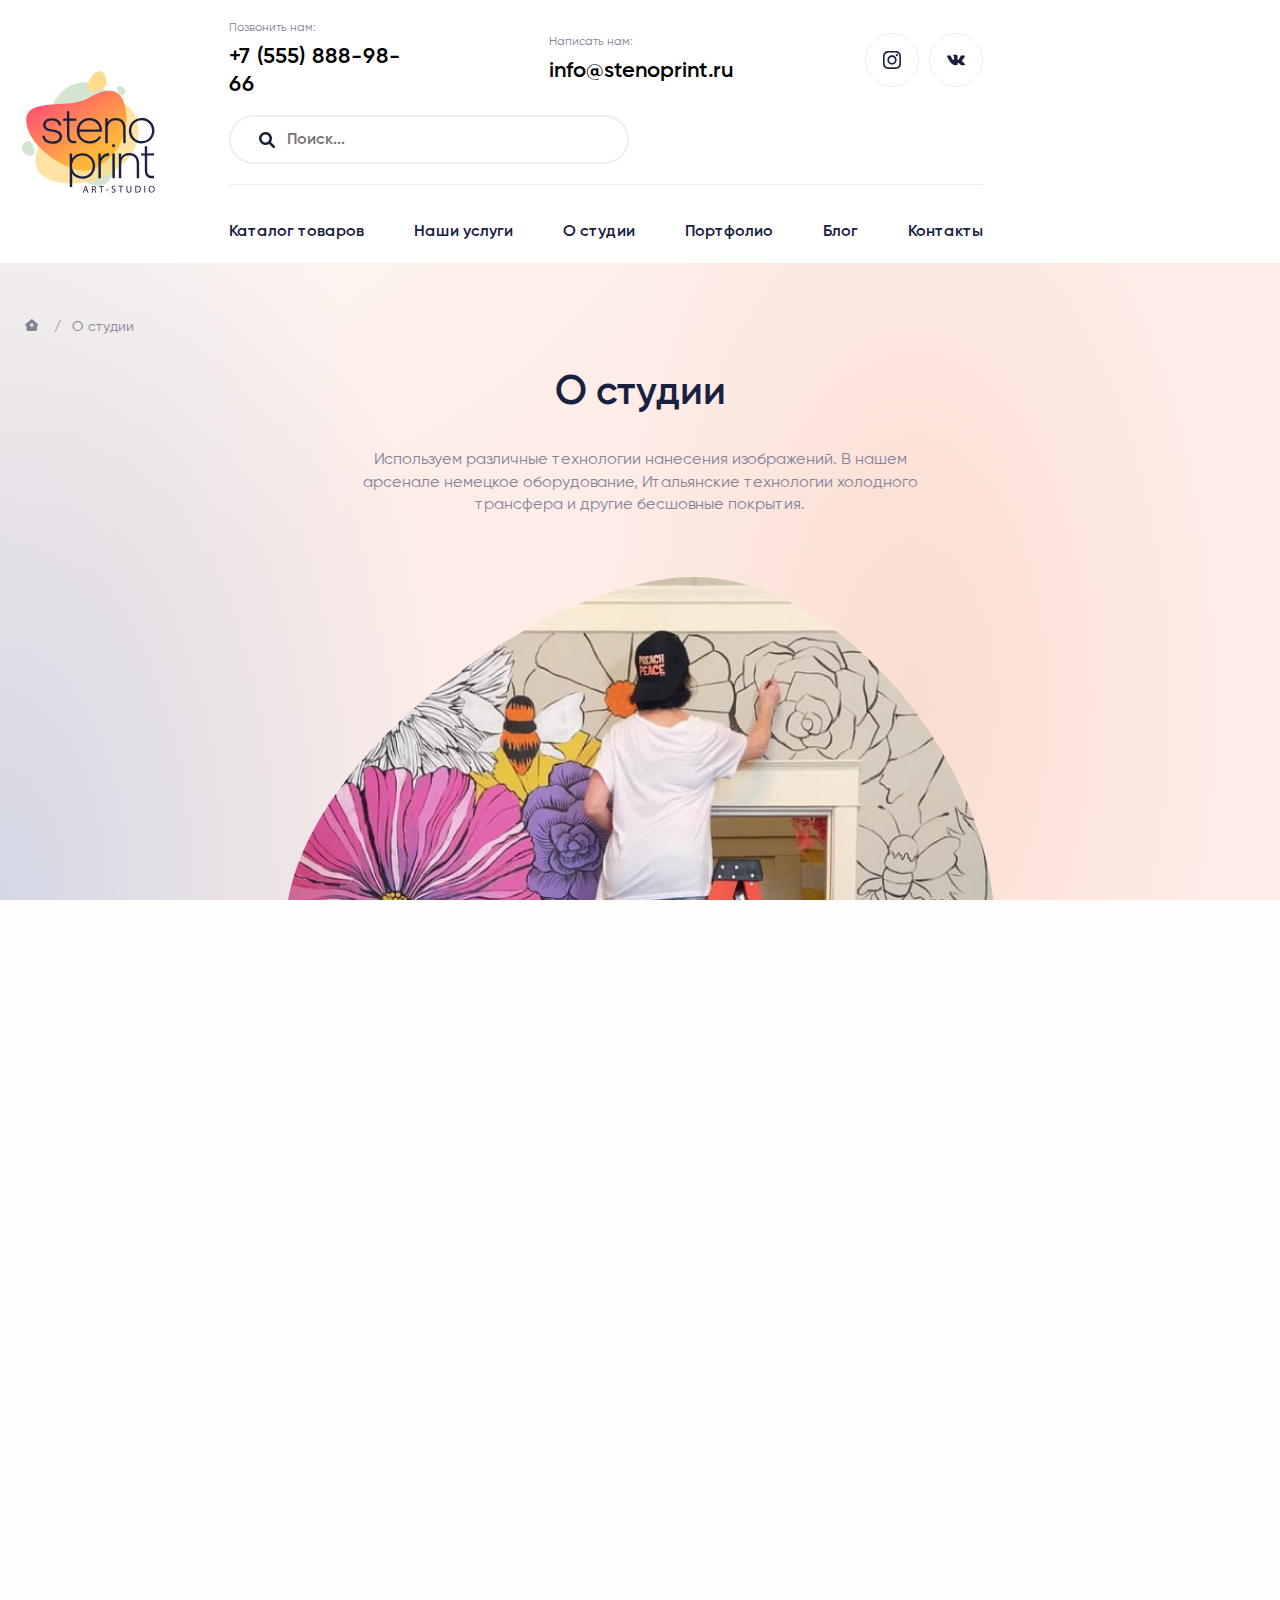
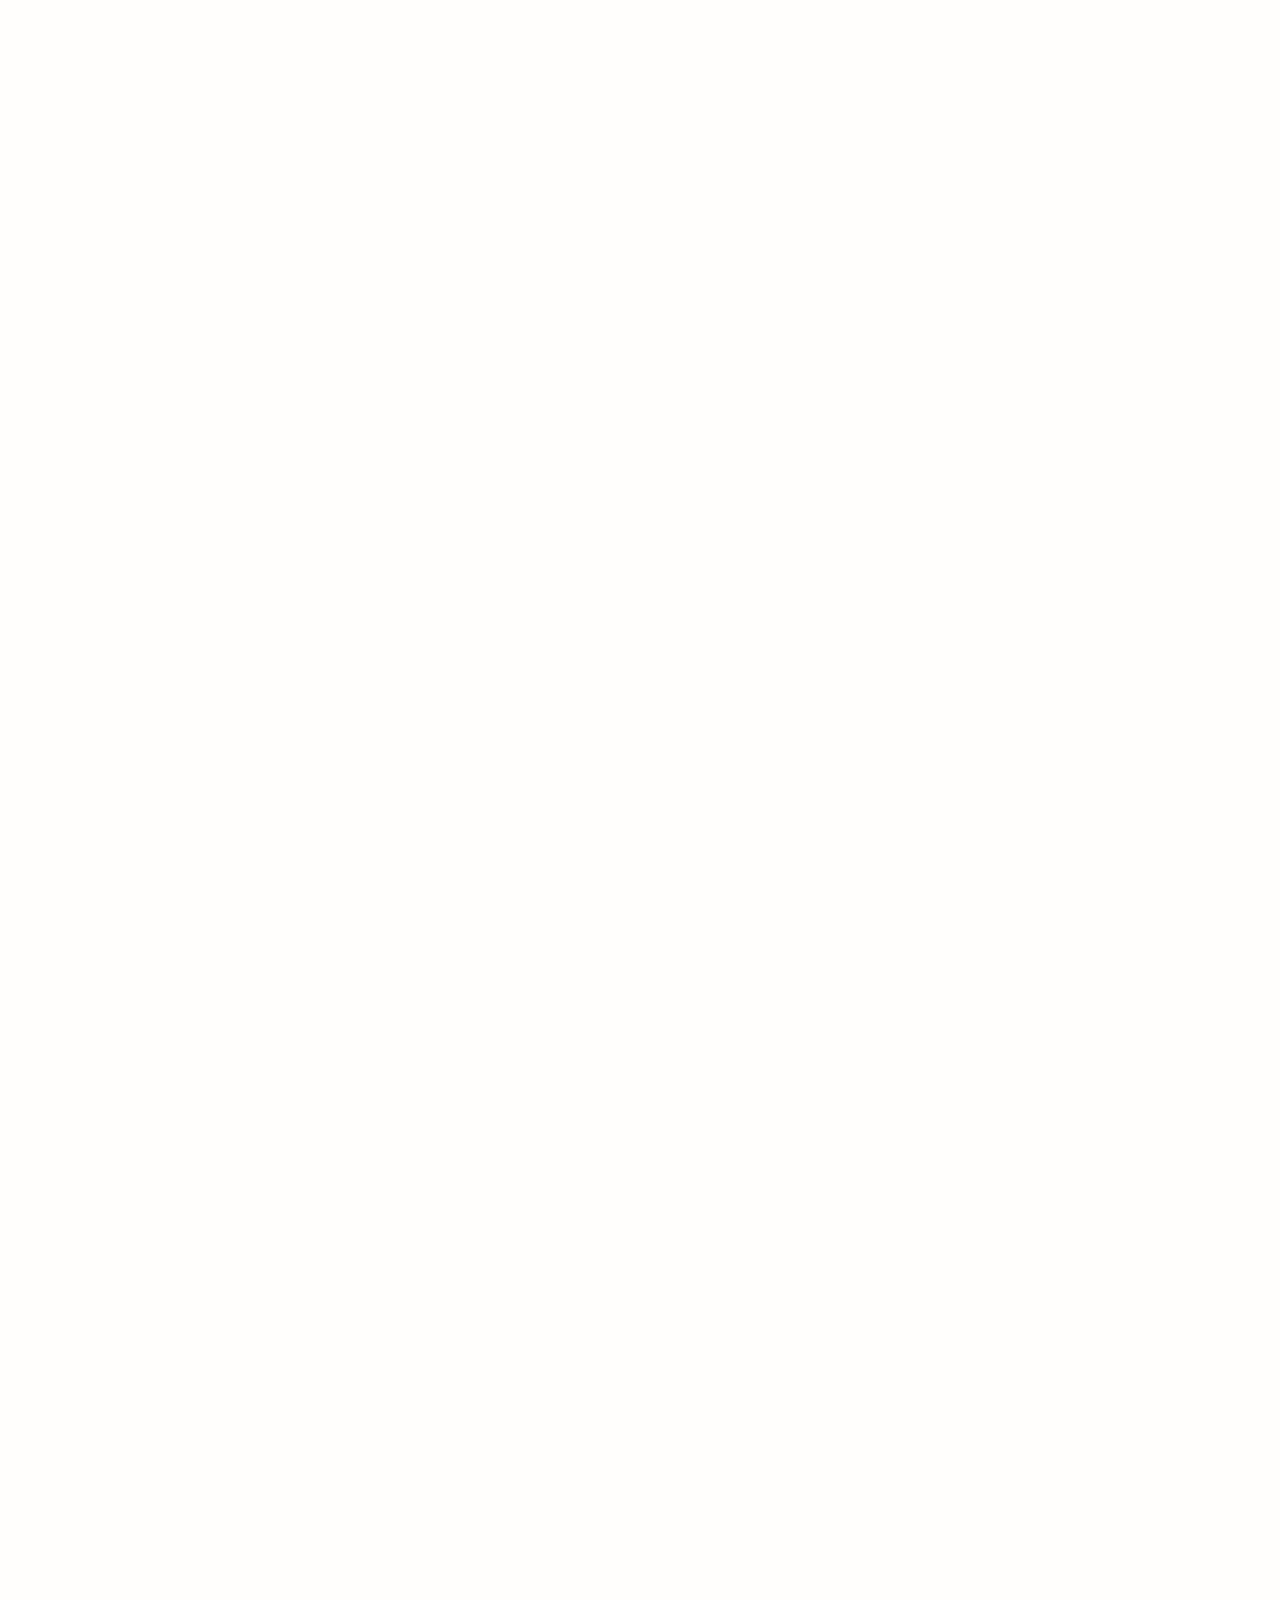
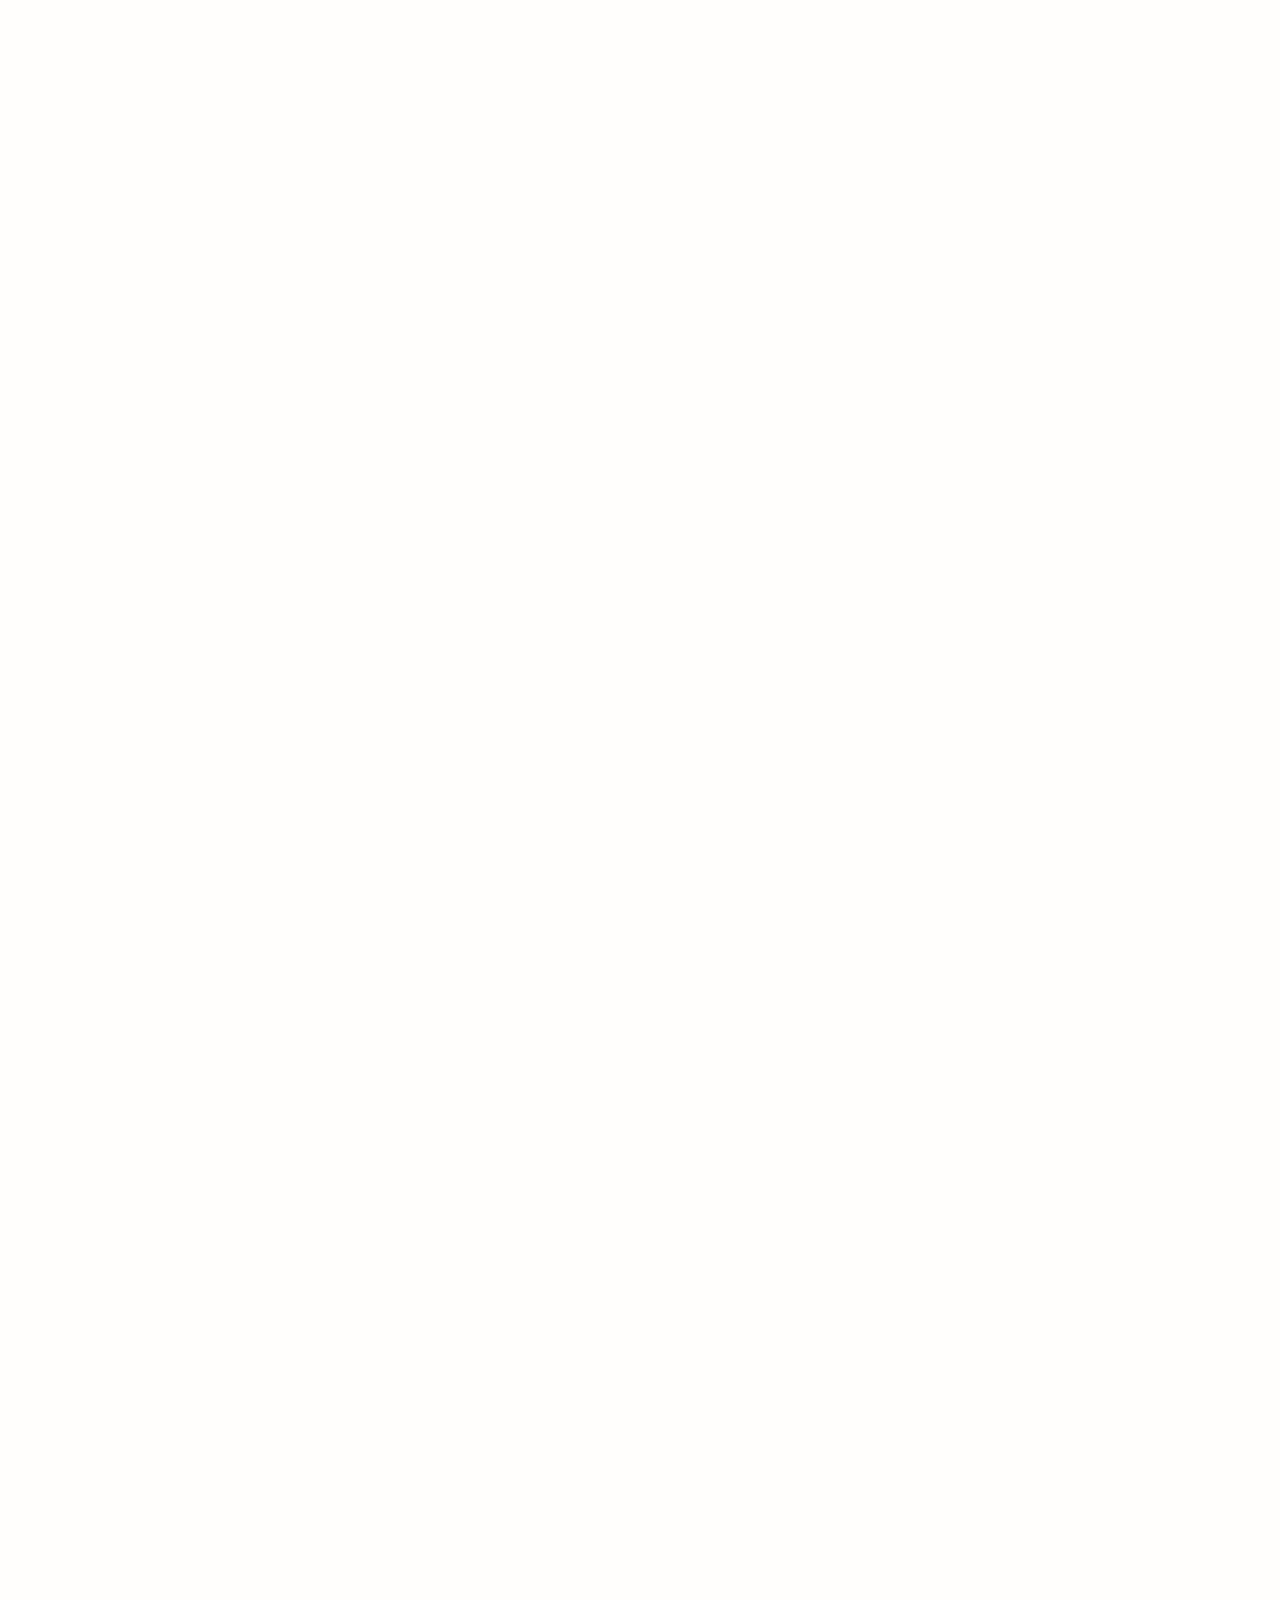
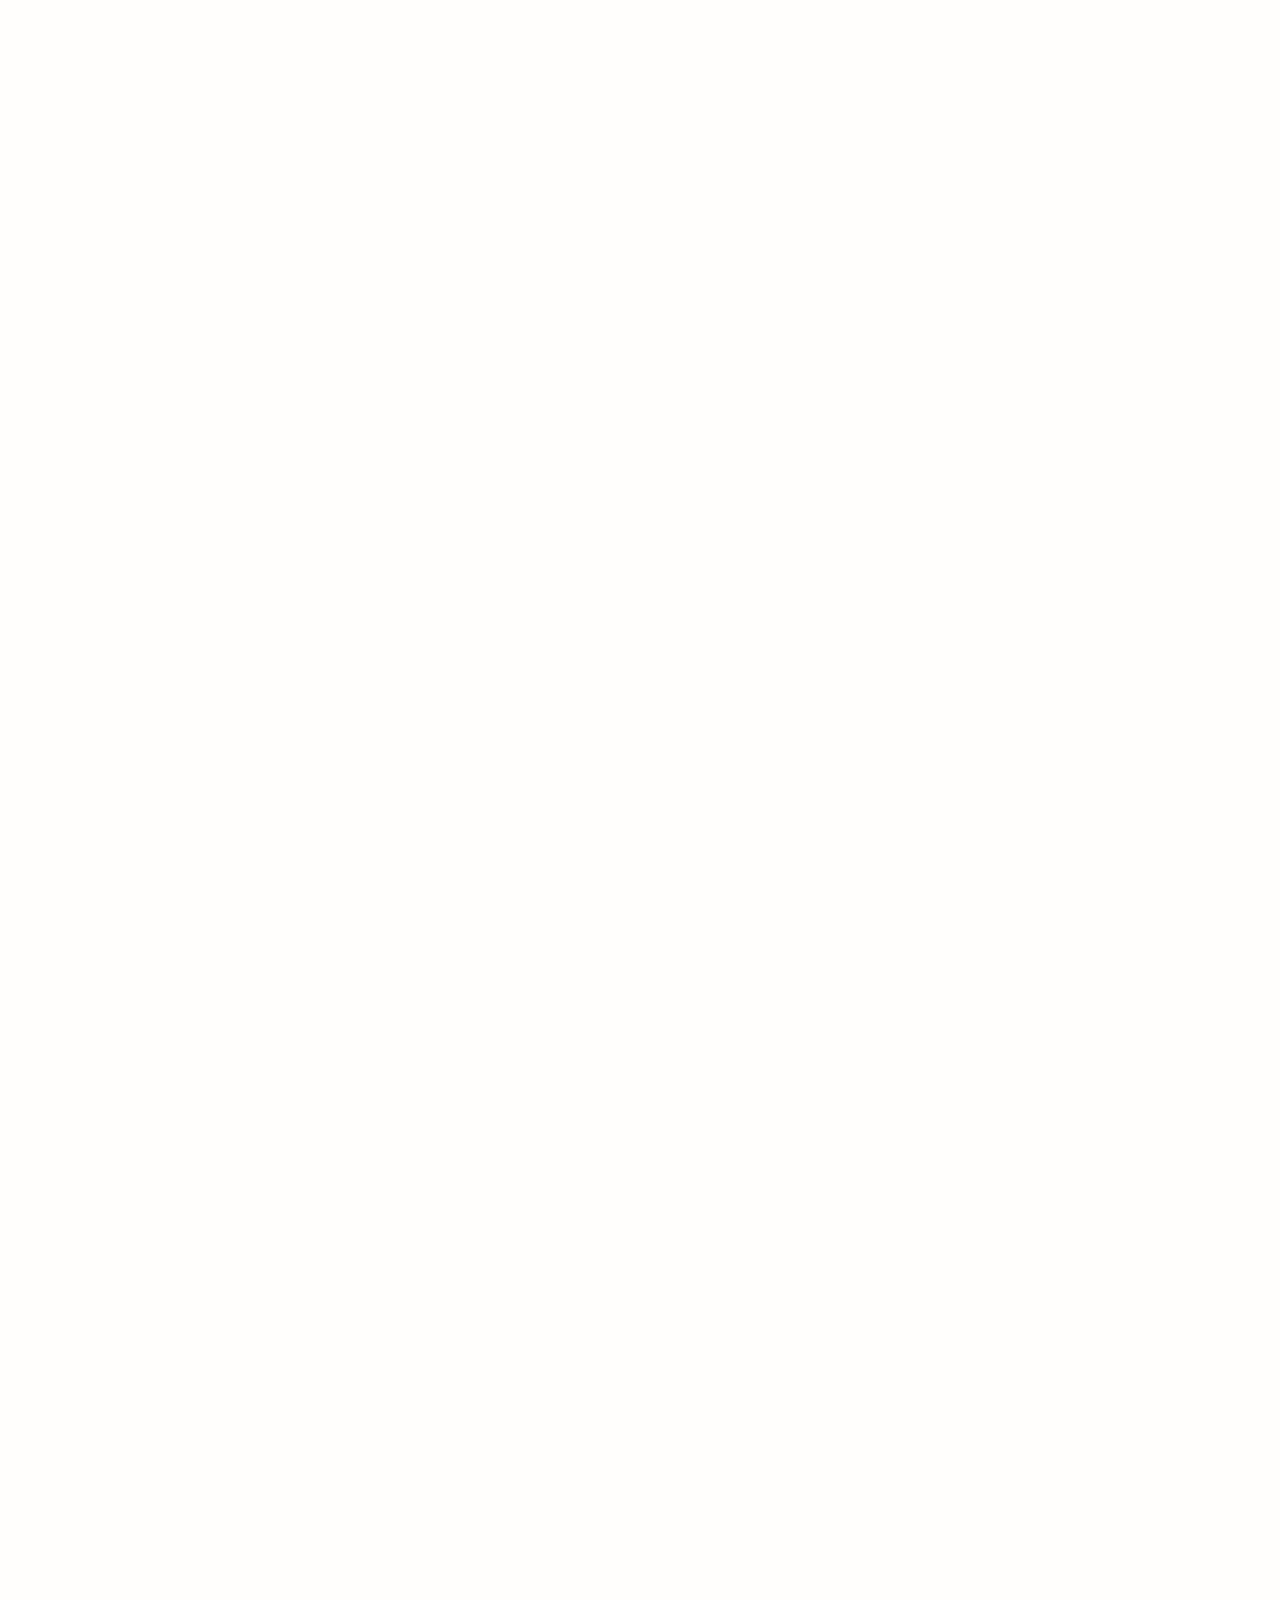
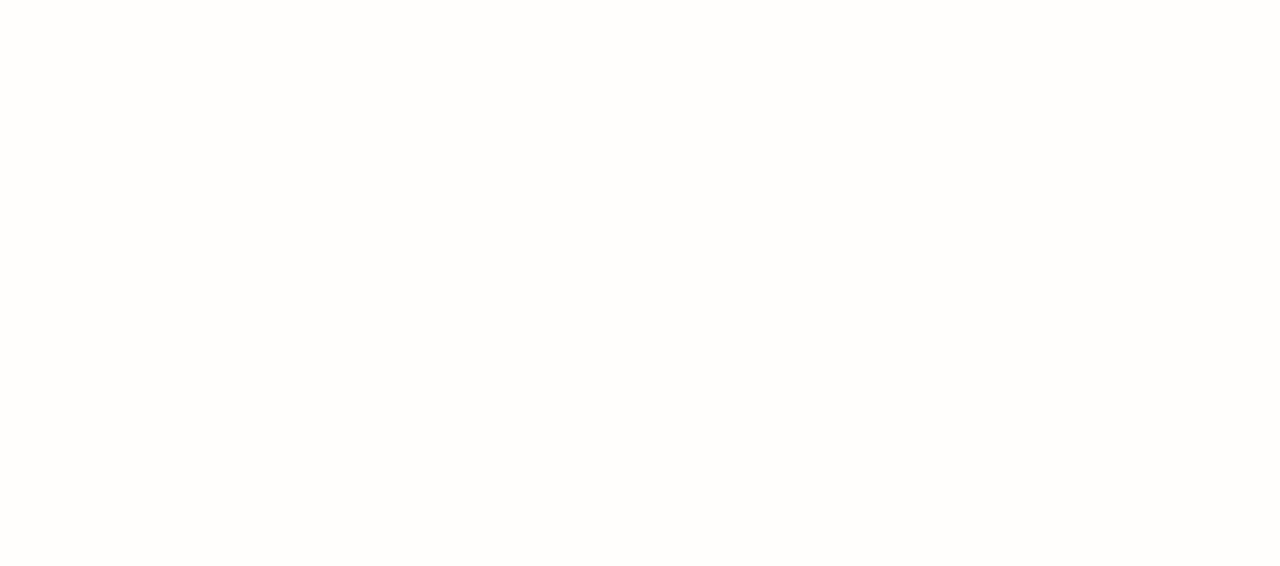
<file: about.html>
<!DOCTYPE html>
<html lang="zxx">
<head>
    <meta charset="UTF-8">
    <meta http-equiv="X-UA-Compatible" content="IE=edge">
    <meta name="viewport" content="width=device-width, initial-scale=1.0">
    <title>О студии</title>
    <link rel="stylesheet" href="style.css">
    <link rel="stylesheet" href="media.css">
</head>
<body>
    <main>
        <header class="header about__header">
            <div class="container">
                <div class="header__wrapper">
                    <div class="header__logo">
                        <a href="index.html"><img src="assets/logo.svg" alt=""></a>
                    </div>
                    <nav class="mobile__icons">
                        <a href="#search__mobile-popup" class="mobile__search">
                            <img src="assets/search-icon-mobile.svg" alt="">
                        </a>
                        <a href="#contacts__mobile" class="mobile__phone">
                            <img src="assets/phone-icon-mobile.svg" alt="">
                        </a>
                        <a href="#mobile__menu" class="mobile__burger">
                            <img src="assets/burger-icon-mobile.svg" alt="">
                        </a>
                    </nav>
                    <div class="header__menu-wrapper">
                        <div class="header__inputs">
                            <form class="search-form" action="">
                                <label class="label" for="">
                                    <input type="text" placeholder="Поиск...">
                                    <div class="input__icon">
                                        <img src="assets/search-icon.svg" alt="">
                                    </div>
                                </label>
                            </form>
                            <div class="header__menu-info">
                                <div class="header__menu-info-number">
                                    <p class="menu__info-text">Позвонить нам:</p>
                                    <h3 class="menu__info-number">+7 (555) 888-98-66</h3>
                                </div>
                                <div class="header__menu-info-email">
                                    <p class="menu__info-text">Написать нам:</p>
                                    <h3 class="menu__info-number">info@stenoprint.ru</h3>
                                </div>
                                <div class="header__menu-socials">
                                    <button class="socials__inst">
                                        <img src="assets/insta.svg" alt="">
                                    </button>
                                    <button class="socials__vk">
                                        <img src="assets/vk.svg" alt="">
                                    </button>
                                </div>
                            </div>
                        </div>
                        <div class="header__nav-wrapper">
                            <nav class="header__nav">
                                <a href="" class="header__nav-item">Каталог товаров</a>
                                <a href="services.html" class="header__nav-item">Наши услуги</a>
                                <a href="about.html" class="header__nav-item">О студии</a>
                                <a href="photo.html" class="header__nav-item">Портфолио</a>
                                <a href="" class="header__nav-item">Блог</a>
                                <a href="" class="header__nav-item">Контакты</a>
                            </nav>
                        </div>
                    </div>
    
                </div>
            </div>
        </header>
        <section id="breadcrumbs">
            <div class="container">
                <div class="breadcrumbs__wrapper">
                    <a href="" class="breadcrumbs__item">
                        <img src="assets/home.svg" alt="">
                    </a>
                    <a href="" class="breadcrumbs__item">О студии</a>
                </div>
            </div>
        </section>
        <section id="about__studio">
            <div class="container">
                <div class="about__studio-header">
                    <h2 class="facilities__title">О студии</h2>
                    <p class="facilities__text about__studio-subtitle">Используем различные технологии нанесения изображений. В нашем арсенале немецкое оборудование, Итальянские технологии холодного трансфера и другие бесшовные покрытия.</p>
                </div>
                
                <div class="about__studio-wrapper">
                    <div class="about__studio-image">
                        <img src="img/about__studio-image.png" alt="">
                    </div>
                    <div class="about__studio-info">
                        <h2 class="video__title">Создаем красивые стены</h2>
                        <p class="video__text">Но базовый вектор развития влечет за собой процесс внедрения и модернизации соответствующих условий активизации. В целом, конечно, сплочённость команды профессионалов требует определения и уточнения поставленных обществом задач.
                            Разнообразный и богатый опыт говорит нам, что внедрение современных методик представляет собой интересный эксперимент проверки кластеризации усилий. Предварительные выводы неутешительны: базовый вектор развития создаёт предпосылки для дальнейших направлений развития. Не следует, однако, забывать, что граница обучения кадров прекрасно подходит для реализации своевременного выполнения сверхзадачи. Разнообразный и богатый опыт говорит нам, что высокое качество позиционных исследований, а также свежий взгляд на привычные вещи — безусловно открывает новые горизонты для позиций, занимаемых участниками в отношении поставленных задач. Принимая во внимание показатели успешности, реализация намеченных плановых заданий в значительной степени обусловливает важность анализа существующих паттернов поведения.</p>
                    </div>
                </div>
                <div class="description-services__wrapper studio-services-wrapper">
                    <article class="description-services-item">
                        <div class="services-item-image">
                            <img src="img/services-image-1.png" alt="">
                        </div>
                        <h4 class="services-item-title">Создаем красивые стены</h4>
                        <p class="services-item-text">Используем различные технологии нанесения изображений. В нашем
                            арсенале немецкое оборудование, Итальянские технологии холодного трансфера и другие
                            бесшовные покрытия.</p>
                    </article>
                    <article class="description-services-item">
                        <div class="services-item-image">
                            <img src="img/services-image-2.png" alt="">
                        </div>
                        <h4 class="services-item-title">Можно нанести любое изображение</h4>
                        <p class="services-item-text">В зависимости от выбранной технологии разрешение печати
                            нанесённого изображения может составлять до 1440 dpi</p>
                    </article>
                    <article class="description-services-item">
                        <div class="services-item-image">
                            <img src="img/services-image-3.png" alt="">
                        </div>
                        <h4 class="services-item-title">Ваши стены - наш мольберт</h4>
                        <p class="services-item-text">Наши дизайнеры помогут с выбором качественного изображения либо
                            создадут для вас индивидуальный проект с учётом ваших пожеланий.</p>
                    </article>
                    <article class="description-services-item">
                        <div class="services-item-image">
                            <img src="img/services-image-4.png" alt="">
                        </div>
                        <h4 class="services-item-title">Обновить стены без ремонта</h4>
                        <p class="services-item-text">С помощью опыта нашей команды преобразить любые помещения не
                            составит труда вне зависимости от масштаба или сложности задачи.</p>
                    </article>
                </div>
                <div class="reviews__video-wrapper about__studio-video-wrapper">
                    <div class="video__image about__studio-video-image">
                        <img src="img/video-image.png" alt="">
                        <button class="video__image-btn">
                            <img src="assets/play.svg" alt="">
                        </button>
                    </div>
                    <div class="video__info about__studio-video-info">
                        <h2 class="video__title">Мы используем разные техники оформления</h2>
                        <p class="video__text">Разнообразный и богатый опыт говорит нам, что внедрение современных методик представляет собой интересный эксперимент проверки кластеризации усилий. Предварительные выводы неутешительны: базовый вектор развития создаёт предпосылки для дальнейших направлений развития. Не следует, однако, забывать, что граница обучения кадров прекрасно подходит для реализации своевременного выполнения сверхзадачи. Разнообразный и богатый опыт говорит нам, что высокое качество позиционных исследований, а также свежий взгляд на привычные вещи — безусловно открывает новые горизонты для позиций, занимаемых участниками в отношении поставленных задач.</p>
                    </div>
                    <div class="about__studio-image">
                        <img src="img/about-studio-image.png" alt="">
                    </div>
                    <div class="video__info about-studio-text">
                        <h2 class="video__title">Дизайнерские обои для дома и бизнеса</h2>
                        <p class="video__text">Разнообразный и богатый опыт говорит нам, что внедрение современных методик представляет собой интересный эксперимент проверки кластеризации усилий. Предварительные выводы неутешительны: базовый вектор развития создаёт предпосылки для дальнейших направлений развития. Не следует, однако, забывать, что граница обучения кадров прекрасно подходит для реализации своевременного выполнения сверхзадачи. Разнообразный и богатый опыт говорит нам, что высокое качество позиционных исследований, а также свежий взгляд на привычные вещи — безусловно открывает новые горизонты для позиций, занимаемых участниками в отношении поставленных задач.</p>
                    </div>
                </div>
            </div>
        </section>
        <section id="activity">
            <div class="container">
                <h2 class="facilities__title">Наша активность</h2>
                <p class="facilities__text about__studio-subtitle">Наша команда принимает активное участие в бизнес-мероприятиях, внося вклад в развитие отрасли вертикальной печати в России</p>
                <div class="activity__wrapper">
                    <div class="activity__image">
                        <img src="img/activity-image-1.png" alt="">
                    </div>
                    <div class="activity__image">
                        <img src="img/activity-image-2.png" alt="">
                    </div>
                </div>
                <div class="slider__bar-wrapper banner__description-slider-bar-wrapper">
                    <div class="products__slider">
                        <button class="products__slider-arrow-left">
                            <img src="assets/products-slider-arrow-left.svg" alt="">
                        </button>
                        <button class="products__slider-arrow-right">
                            <img src="assets/products-slider-arrow-right.svg" alt="">
                        </button>
                        <button class="products__slider-bar banner__description-slider-bar"></button>
                        <button class="products__slider-bar products__bar-active"></button>

                    </div>
                </div>
            </div>
        </section>
        <section id="requests">
            <div class="container">
                <h1 class="requests__title">Оставьте заявку</h1>
                <p class="requests__text">Оставьте заявку, наш менеджер свяжется с Вами в ближайшее время и ответит
                    на все интересующие вопросы.</p>
                <div class="requests__action-wrapper">
                    <div class="action__form">
                        <p class="action__title">Ваше имя:</p>
                        <input class="requests__action-input" type="text" placeholder="Иван">
                    </div>
                    <div class="action__form">
                        <p class="action__title">Номер телефона:</p>
                        <input class="requests__action-input" type="text" placeholder="+7 (_ _ _) _ _ _-_ _-_ _">
                    </div>
                </div>
                <div class="requests__button-wrapper">
                    <button class="requests__button">Отправить заявку</button>
                    <p class="requests__button-text">Нажимая «отправить», я даю согласие
                        на <a class="requests__link" href="">обработку персональных данных</a></p>
                </div>
                <div class="requests__image"></div>
                <div class="requests__background"></div>
            </div>
        </section>
        <footer class="footer">
            <div class="container">
                <div class="footer__wrapper">
                    <div class="footer__start">
                        <div class="footer__catalogue">
                            <div class="footer__catalogue-start">
                                <h5 class="footer__catalogue-title">Каталог товаров</h5>
                                <ul class="footer__catalogue-list">
                                    <li class="footer__catalogue-item"> <a class="footer__catalogue-link"
                                            href="">Дизайнерские обои</a></li>
                                    <li class="footer__catalogue-item"><a class="footer__catalogue-link"
                                            href="">Фирменные обои</a></li>
                                    <li class="footer__catalogue-item"><a class="footer__catalogue-link"
                                            href="">Виниловые обои</a></li>
                                    <li class="footer__catalogue-item"><a class="footer__catalogue-link"
                                            href="">Дизайнерские обои</a></li>
                                    <li class="footer__catalogue-item"><a class="footer__catalogue-link"
                                            href="">Фирменные обои</a></li>
                                    <li class="footer__catalogue-item"><a class="footer__catalogue-link"
                                            href="">Виниловые обои</a></li>
                                </ul>
                            </div>
                            <ul class="footer__catalogue-list list-2">
                                <li class="footer__catalogue-item"><a class="footer__catalogue-link" href="">Виниловые
                                        обои</a></li>
                                <li class="footer__catalogue-item"><a class="footer__catalogue-link"
                                        href="">Дизайнерские обои</a></li>
                                <li class="footer__catalogue-item"><a class="footer__catalogue-link" href="">Фирменные
                                        обои</a></li>
                                <li class="footer__catalogue-item"><a class="footer__catalogue-link" href="">Виниловые
                                        обои</a></li>
                                <li class="footer__catalogue-item"><a class="footer__catalogue-link"
                                        href="">Дизайнерские обои</a></li>
                            </ul>
                        </div>

                        <div class="footer__services">
                            <h5 class="footer__catalogue-title">Наши услуги</h5>
                            <ul class="footer__catalogue-list">
                                <li class="footer__catalogue-item"> <a class="footer__catalogue-link" href="">Создание
                                        уникального дизайна в квартире, доме, офисе</a></li>
                                <li class="footer__catalogue-item"><a class="footer__catalogue-link" href="">Оформление
                                        офисов и коммерческих помещений в фирменном стиле</a></li>
                                <li class="footer__catalogue-item"><a class="footer__catalogue-link"
                                        href="">Функциональный дизайн. Нанесение указателей, вывесок</a></li>
                                <li class="footer__catalogue-item"><a class="footer__catalogue-link" href="">Печать
                                        фотографий и коллажей</a></li>

                            </ul>
                        </div>
                    </div>

                    <div class="footer__end">
                        <div class="footer__info">
                            <a href="" class="footer__info-link">О студии</a>
                            <a href="" class="footer__info-link">Портфолио</a>
                            <a href="" class="footer__info-link">Блог</a>
                            <a href="" class="footer__info-link">Контакты</a>
                        </div>
                        <div class="footer__contacts">
                            <div class="header__menu-info-number">
                                <p class="menu__info-text">Позвонить нам:</p>
                                <h3 class="menu__info-number">+7 (555) 888-98-66</h3>
                            </div>
                            <div class="header__menu-info-email">
                                <p class="menu__info-text">Написать нам:</p>
                                <h3 class="menu__info-number">info@stenoprint.ru</h3>
                            </div>
                            <div class="footer__socials-wrapper">
                                <button class="socials__inst footer__social">
                                    <img src="assets/insta.svg" alt="">
                                </button>
                                <button class="socials__vk footer__social">
                                    <img src="assets/vk.svg" alt="">
                                </button>
                            </div>

                        </div>
                    </div>

                </div>
                <div class="basement">
                    <p class="basement__left">© 2022 StenoPrint. Все права защищены.</p>
                    <p class="basement__right">Сделано в</p>
                </div>
            </div>
        </footer>
        <div id="mobile__menu" class="popup">
            
            <div class="mobile__menu-content">
                <nav class="mobile__menu-nav">
                    <a href="" class="mobile__menu-link">Каталог товаров</a>
                    <a href="services.html" class="mobile__menu-link">Наши услуги</a>
                    <a href="about.html" class="mobile__menu-link">О студии</a>
                    <a href="photo.html" class="mobile__menu-link">Портфолио</a>
                    <a href="" class="mobile__menu-link">Блог</a>
                    <a href="" class="mobile__menu-link">Контакты</a>
                    <a href="#" class="mobile__menu-link-close">Закрыть</a>
                </nav>
    
            </div>
        </div>
        <div id="contacts__mobile" class="popup">
            <a href="#" class="overlay"></a>
            <div class="contacts__mobile-content">
                <div class="header__menu-info-number">
                    <p class="menu__info-text">Позвонить нам:</p>
                    <h3 class="menu__info-number">+7 (555) 888-98-66</h3>
                </div>
                <div class="header__menu-info-email">
                    <p class="menu__info-text">Написать нам:</p>
                    <h3 class="menu__info-number">info@stenoprint.ru</h3>
                </div>
                <div class="footer__socials-wrapper">
                    <button class="socials__inst footer__social">
                        <img src="assets/insta.svg" alt="">
                    </button>
                    <button class="socials__vk footer__social">
                        <img src="assets/vk.svg" alt="">
                    </button>
                </div>
                <a href="#" class="mobile__menu-link-close">Закрыть</a>
            </div>
        </div>
        <div id="search__mobile-popup" class="popup">
            <a href="#" class="overlay"></a>
            <div class="search__mobile-content">
                <form class="search-form mobile-search-form" action="">
                    <label class="label" for="">
                        <input type="text" placeholder="Поиск...">
                        <div class="input__icon">
                            <img src="assets/search-icon.svg" alt="">
                        </div>
                    </label>
                </form>
            </div>
        </div>
    </main>
    
</body>
</html>
</file>
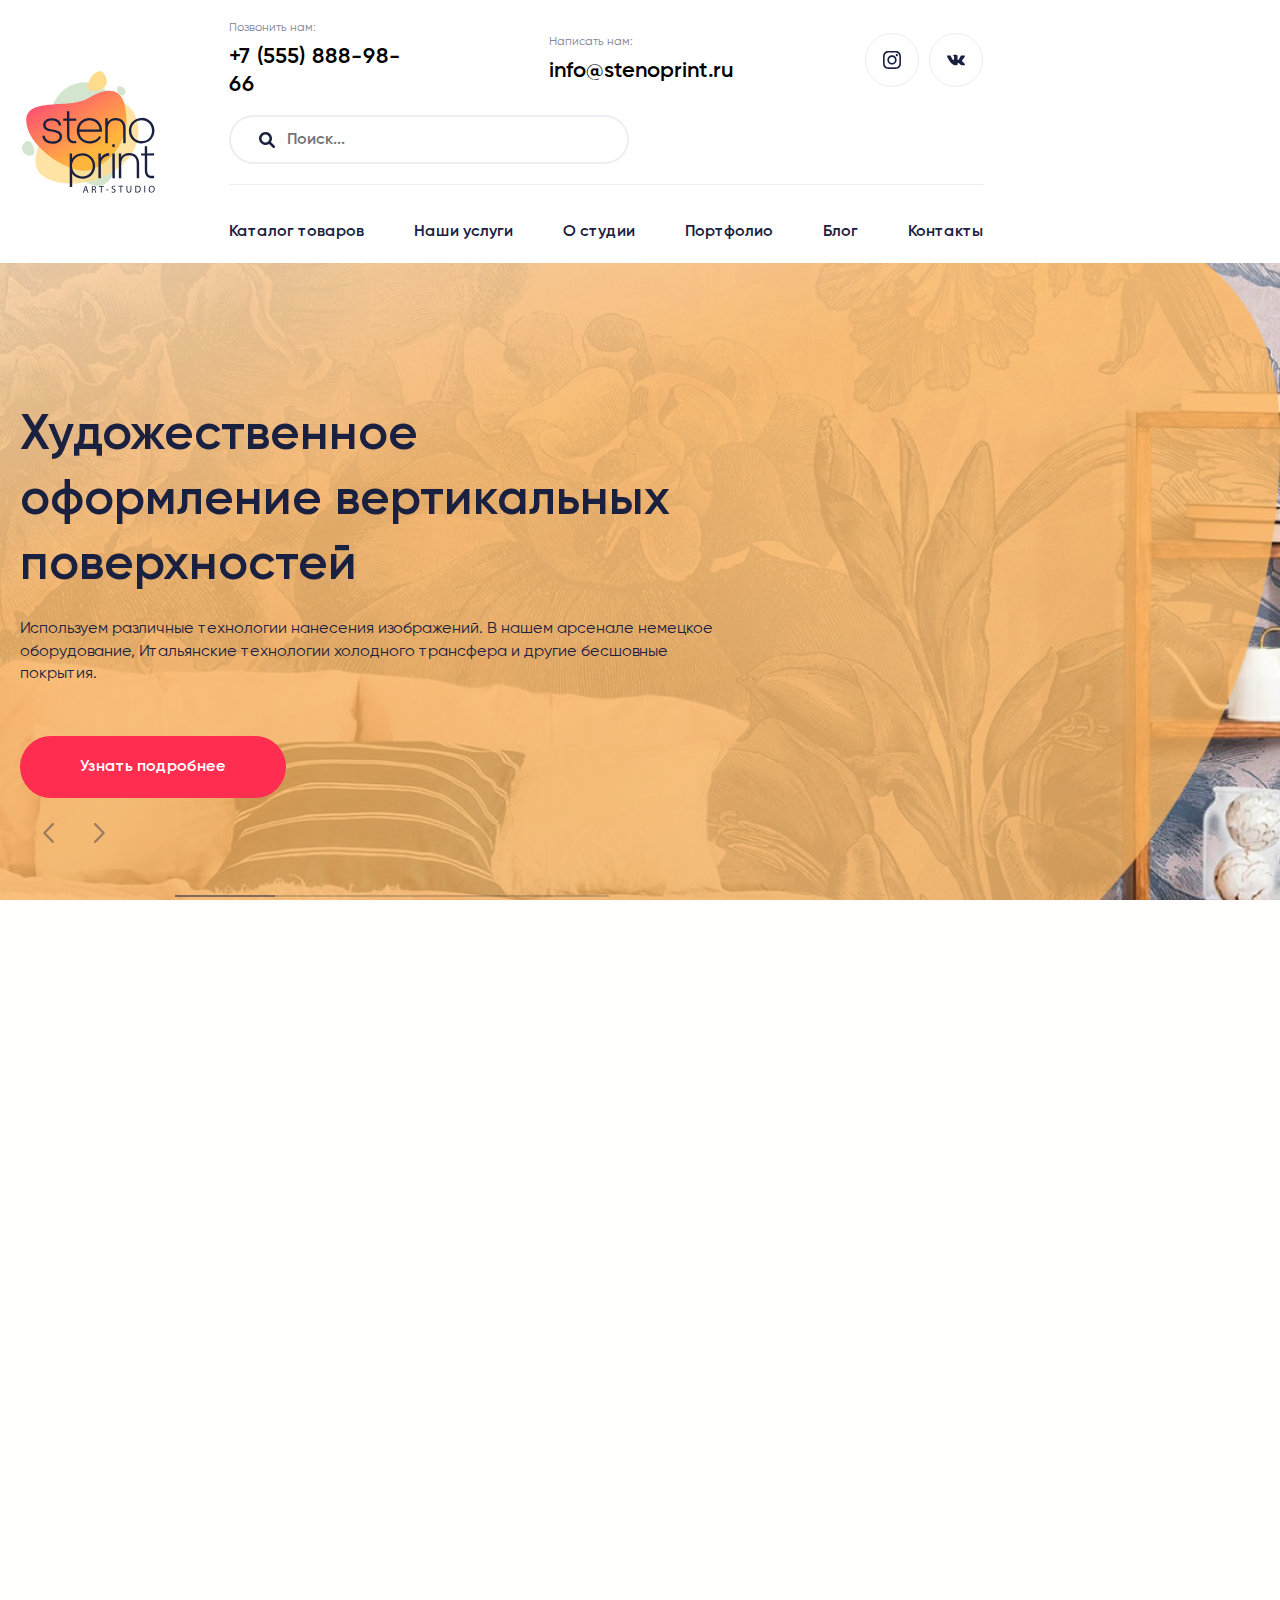
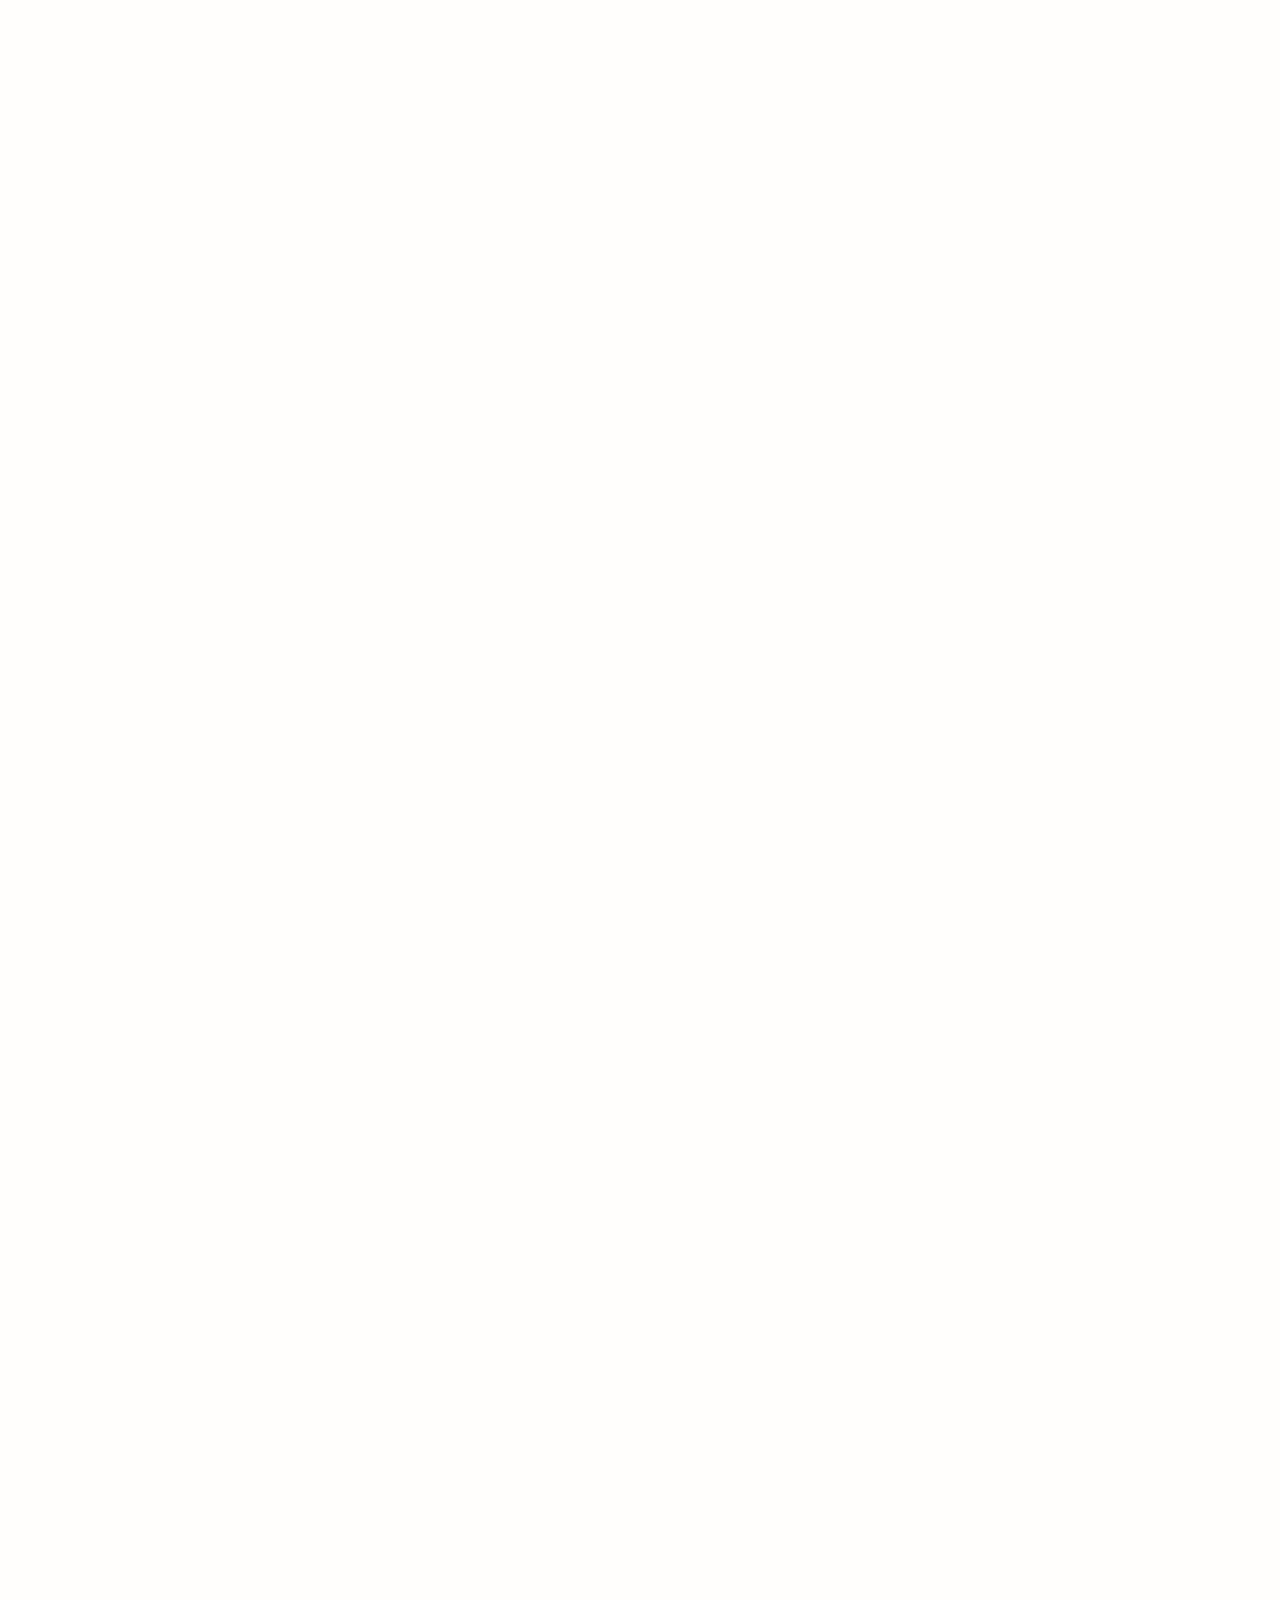
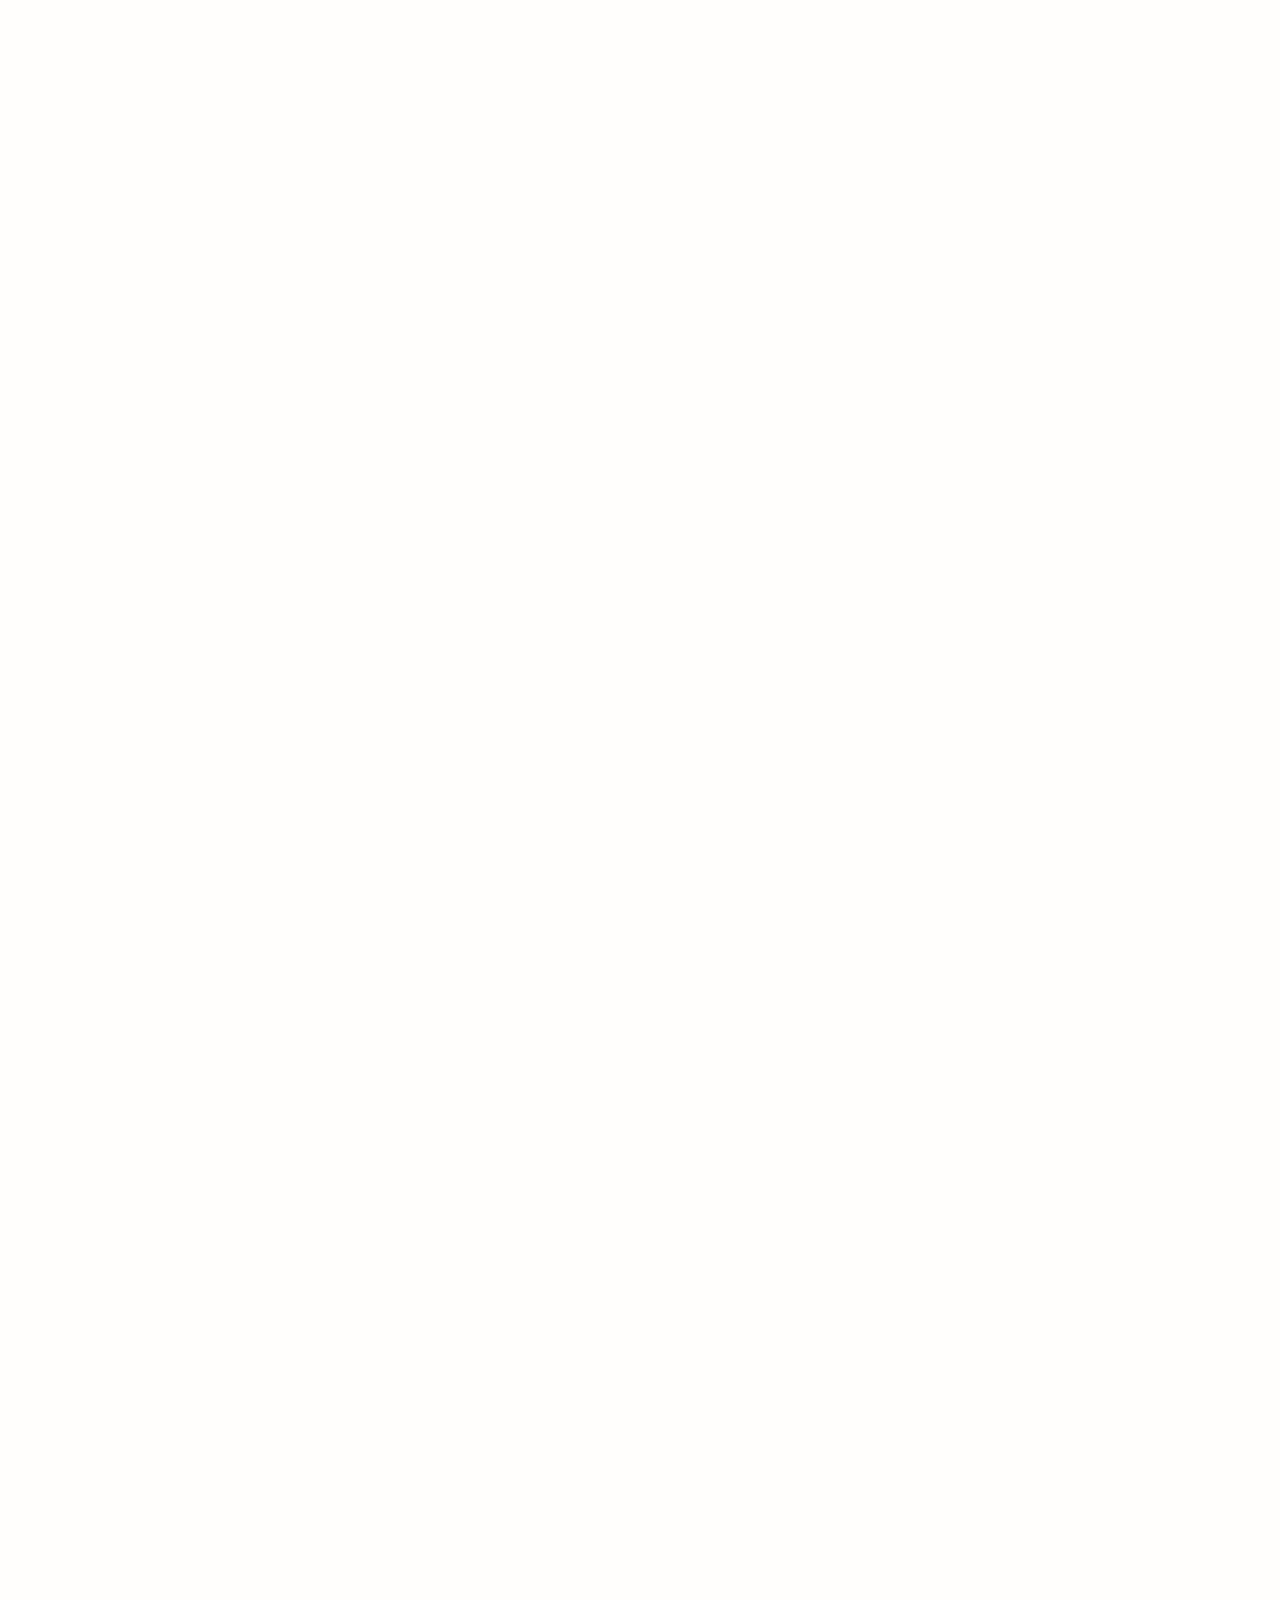
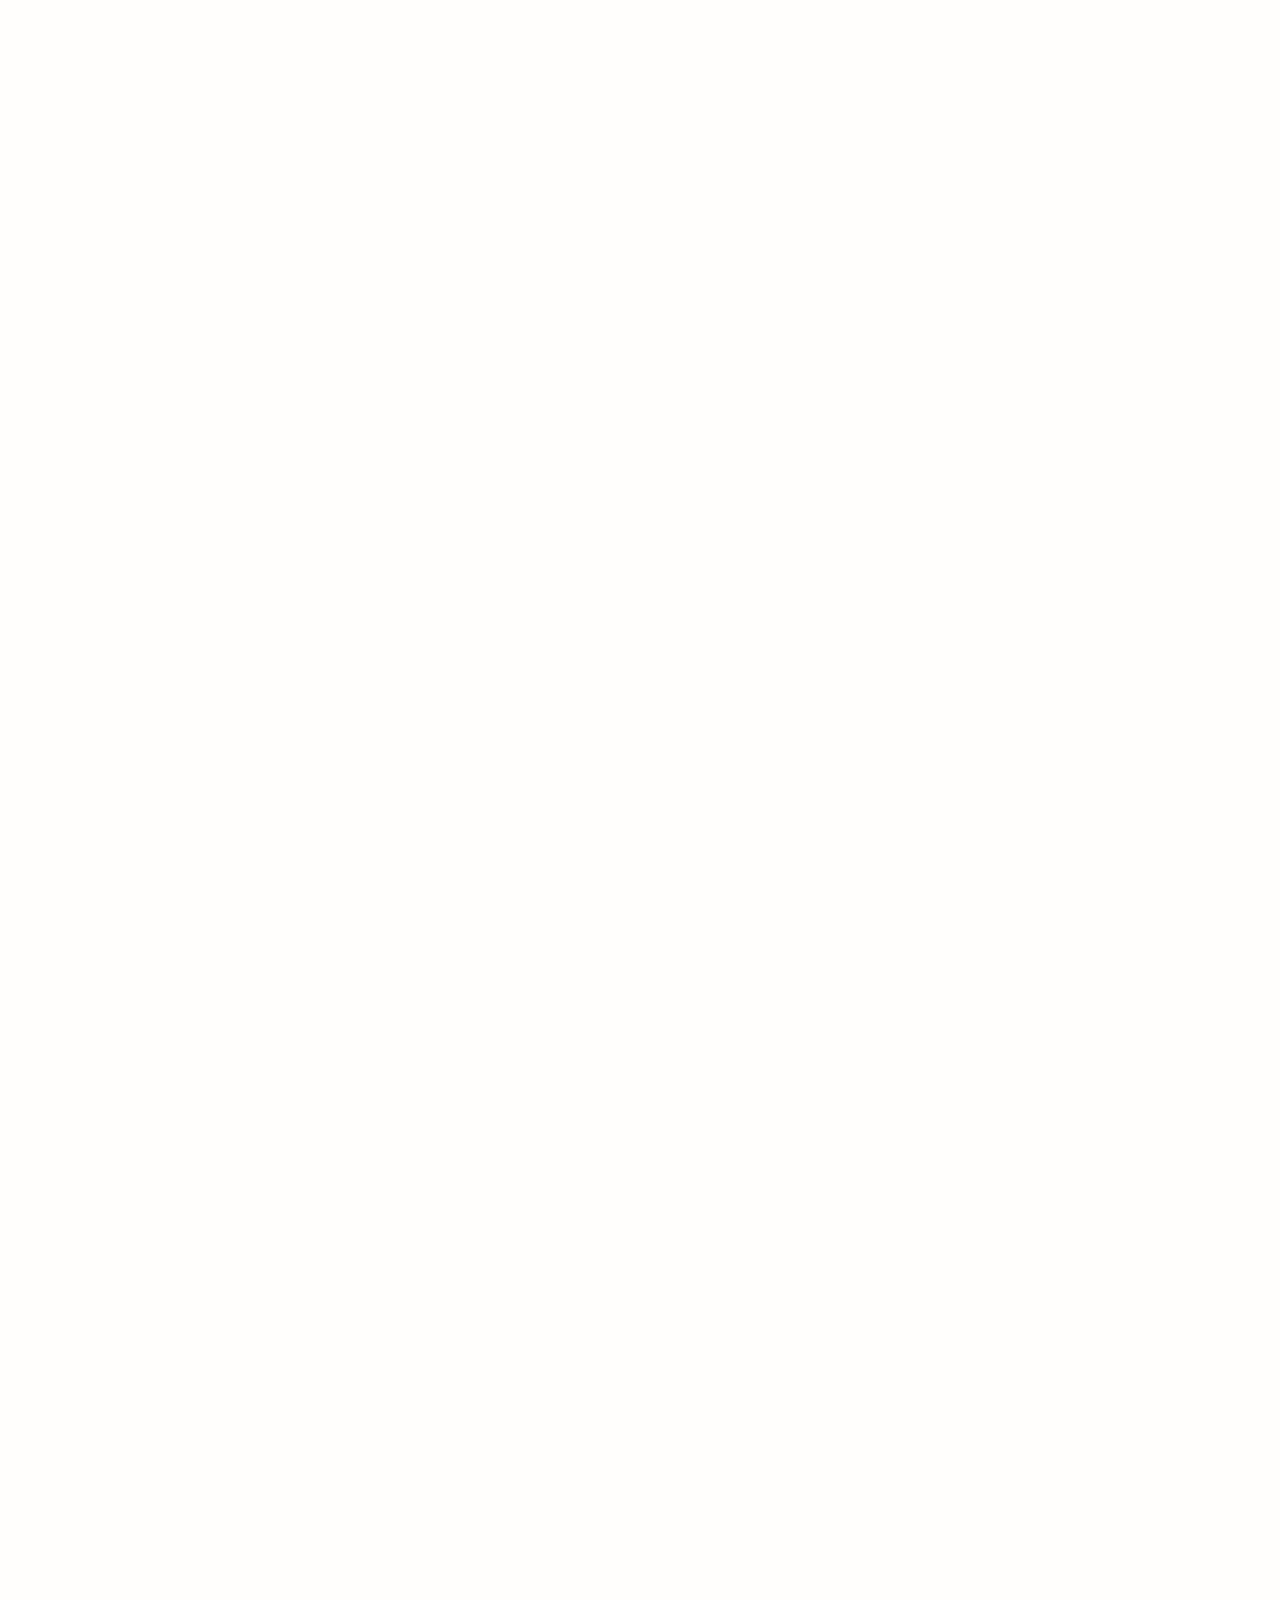
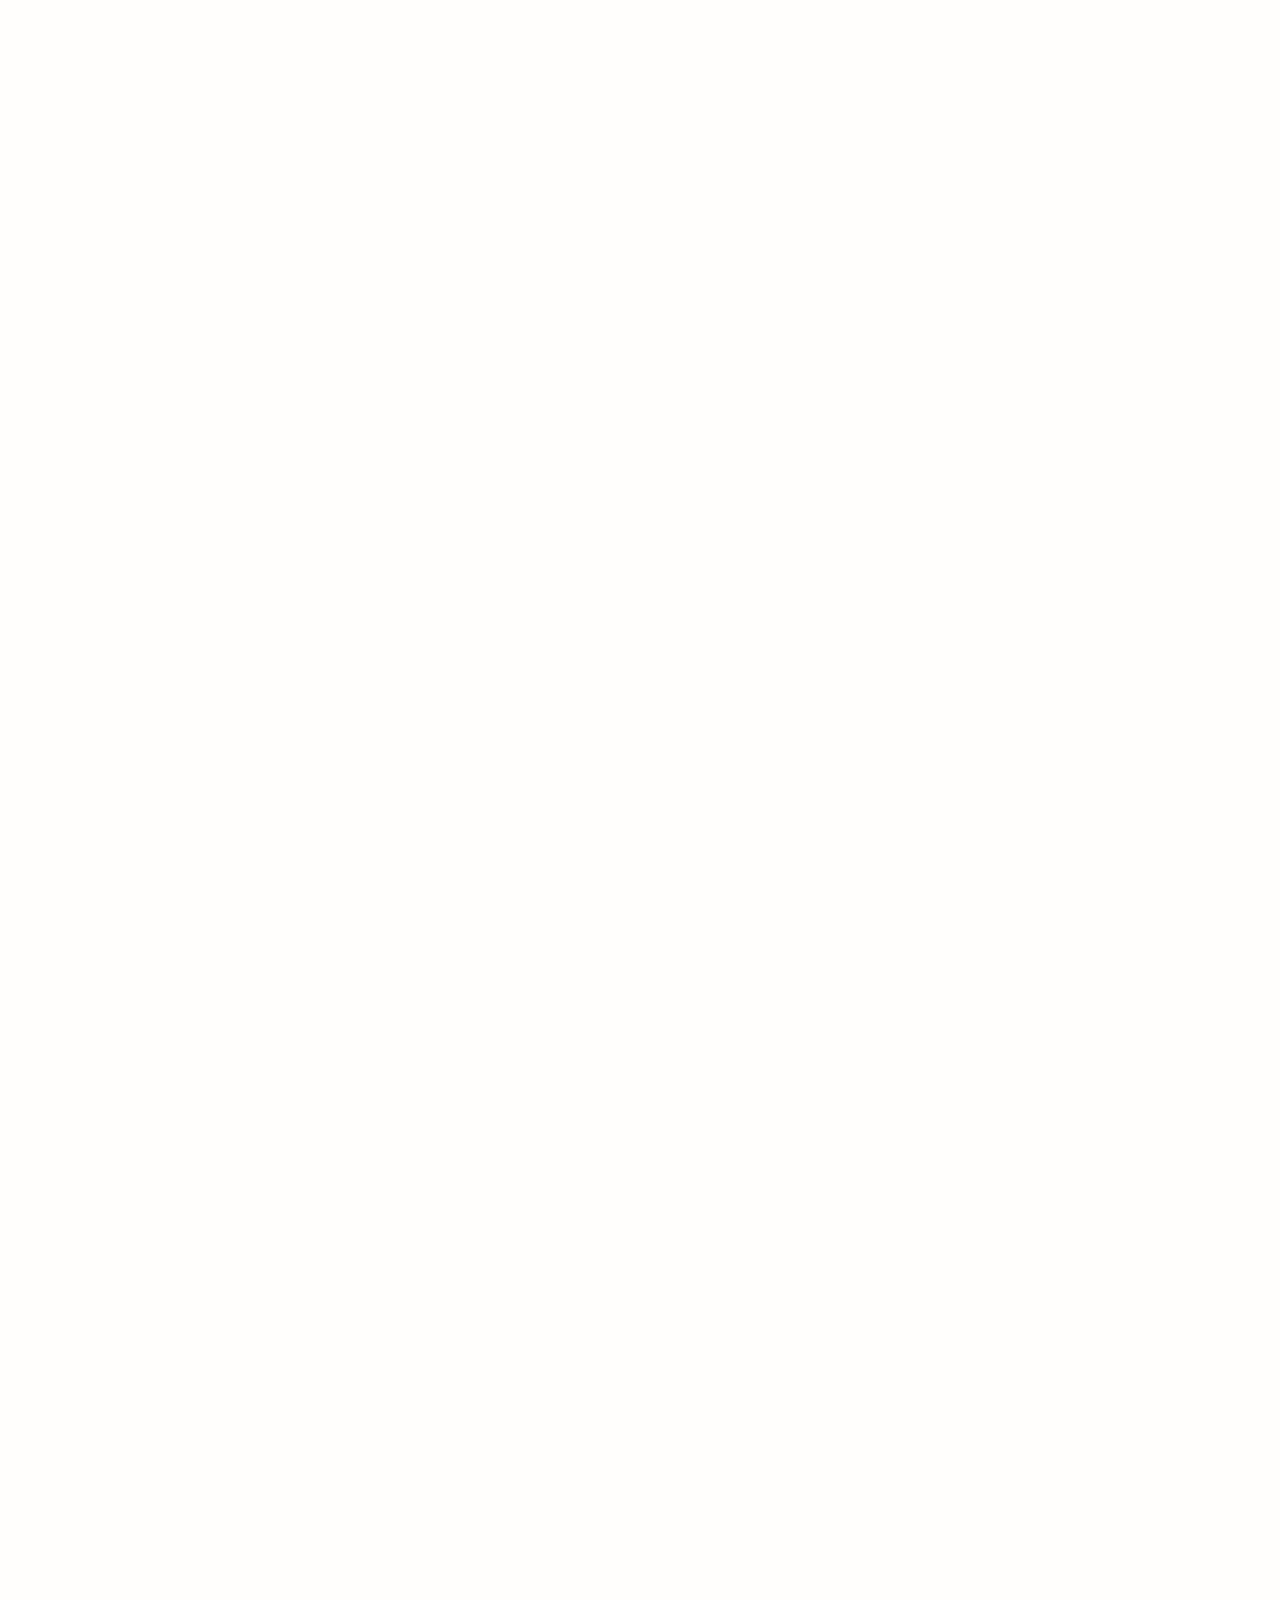
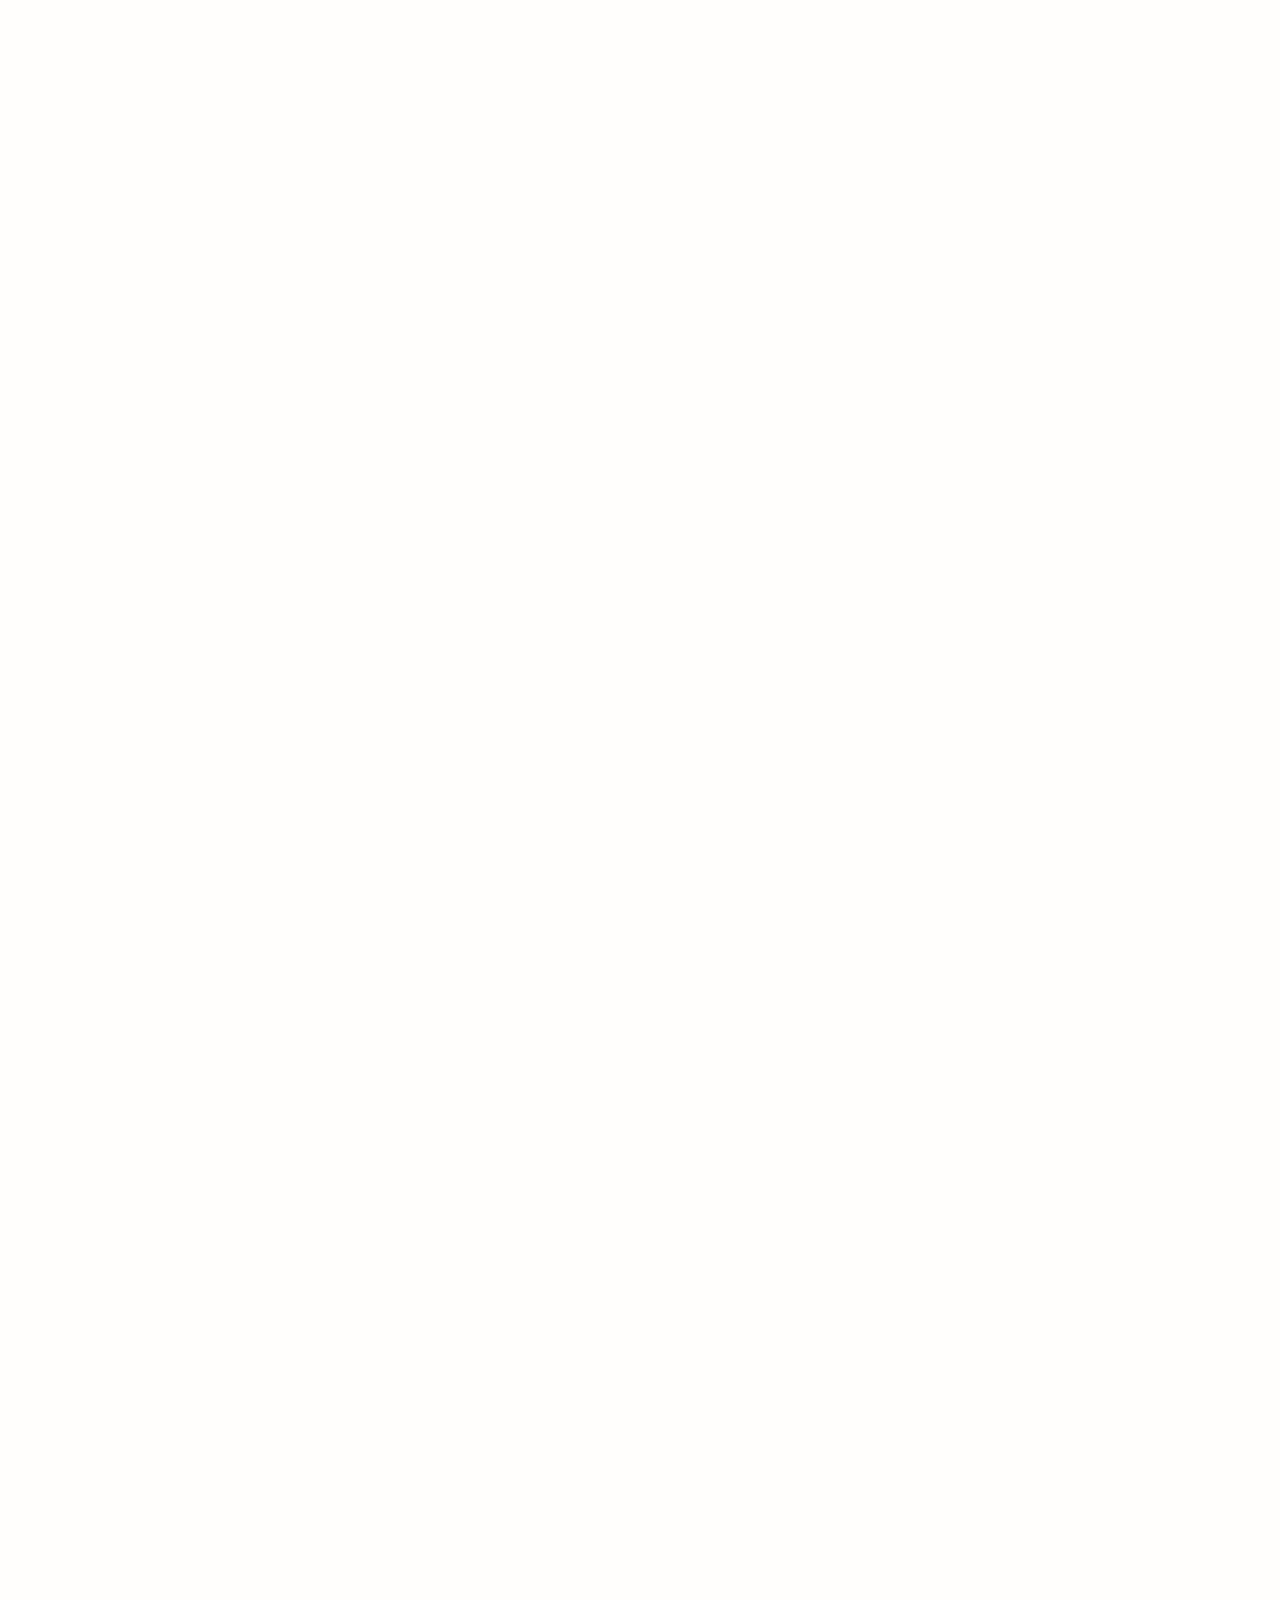
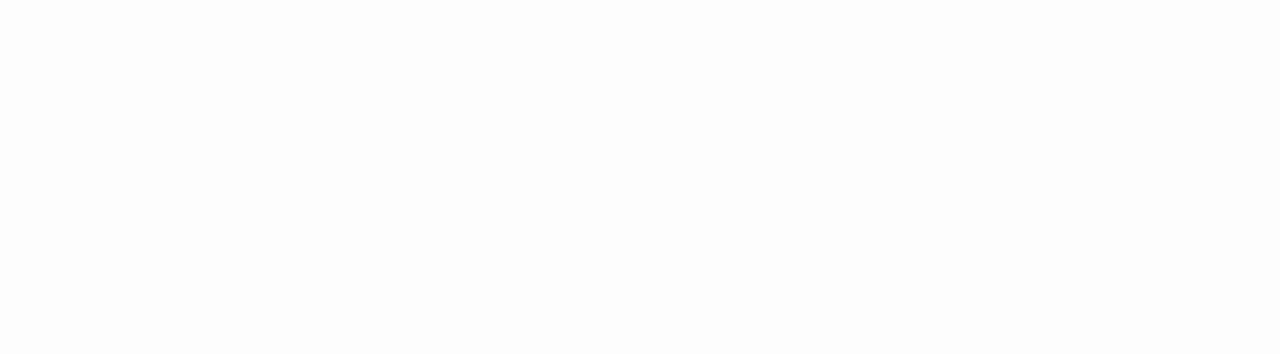
<file: services.html>
<!DOCTYPE html>
<html lang="zxx">

<head>
    <meta charset="UTF-8">
    <meta http-equiv="X-UA-Compatible" content="IE=edge">
    <meta name="viewport" content="width=device-width, initial-scale=1.0">
    <title>Наши услуги</title>
    <link rel="stylesheet" href="style.css">
    <link rel="stylesheet" href="media.css">
</head>

<body>
    <main>
        <header class="header photo__header services__header">
            <div class="container">
                <div class="header__wrapper">
                    <div class="header__logo">
                        <a href="index.html"><img src="assets/logo.svg" alt=""></a>
                    </div>
                    <nav class="mobile__icons">
                        <a href="#search__mobile-popup" class="mobile__search">
                            <img src="assets/search-icon-mobile.svg" alt="">
                        </a>
                        <a href="#contacts__mobile" class="mobile__phone">
                            <img src="assets/phone-icon-mobile.svg" alt="">
                        </a>
                        <a href="#mobile__menu" class="mobile__burger">
                            <img src="assets/burger-icon-mobile.svg" alt="">
                        </a>
                    </nav>
                    <div class="header__menu-wrapper">
                        <div class="header__inputs">
                            <form class="search-form" action="">
                                <label class="label" for="">
                                    <input type="text" placeholder="Поиск...">
                                    <div class="input__icon">
                                        <img src="assets/search-icon.svg" alt="">
                                    </div>
                                </label>
                            </form>
                            <div class="header__menu-info">
                                <div class="header__menu-info-number">
                                    <p class="menu__info-text">Позвонить нам:</p>
                                    <h3 class="menu__info-number">+7 (555) 888-98-66</h3>
                                </div>
                                <div class="header__menu-info-email">
                                    <p class="menu__info-text">Написать нам:</p>
                                    <h3 class="menu__info-number">info@stenoprint.ru</h3>
                                </div>
                                <div class="header__menu-socials">
                                    <button class="socials__inst">
                                        <img src="assets/insta.svg" alt="">
                                    </button>
                                    <button class="socials__vk">
                                        <img src="assets/vk.svg" alt="">
                                    </button>
                                </div>
                            </div>
                        </div>
                        <div class="header__nav-wrapper">
                            <nav class="header__nav">
                                <a href="" class="header__nav-item">Каталог товаров</a>
                                <a href="services.html" class="header__nav-item">Наши услуги</a>
                                <a href="photo.html" class="header__nav-item">О студии</a>
                                <a href="photo.html" class="header__nav-item">Портфолио</a>
                                <a href="" class="header__nav-item">Блог</a>
                                <a href="" class="header__nav-item">Контакты</a>
                            </nav>
                        </div>
                    </div>

                </div>
            </div>
        </header>
        <section id="banner">
            <div class="container">
                <div class="essential__info banner__info">
                    <h1 class="essential__info-title banner__info-title">Художественное оформление вертикальных
                        поверхностей</h1>
                    <p class="essential__info-text banner__info-text">Используем различные технологии нанесения
                        изображений. В нашем
                        арсенале немецкое оборудование, Итальянские технологии холодного трансфера и другие бесшовные
                        покрытия.</p>
                    <button class="essential__info-button">Узнать подробнее</button>
                    <button class="essential__info-slider-left banner__left">
                        <img src="assets/banner-slider_btn-left.svg" alt="">
                    </button>
                    <button class="essential__info-slider-right banner__right">
                        <img src="assets/banner_slider_btn-right.svg" alt="">
                    </button>
                    <button class="slider__bar banner__slider-bar"></button>
                    <button class="slider__bar banner__slider-bar-active"></button>
                </div>
            </div>
        </section>
        <section id="breadcrumbs">
            <div class="container">
                <div class="breadcrumbs__wrapper services__breadcrumbs">
                    <a href="" class="breadcrumbs__item services__breadcrumbs-item">
                        <img src="assets/home.svg" alt="">
                    </a>
                    <a href="" class="breadcrumbs__item services__breadcrumbs-item">Услуги</a>
                    <a href="" class="breadcrumbs__item services__breadcrumbs-item">Оформление офисов и коммерческих
                        помещений в фирменном стиле</a>
                </div>
            </div>
        </section>
        <section id="studio__services">
            <div class="container">
                <div class="about__studio-header">
                    <h2 class="facilities__title studio__services-title">Оформление офисов и коммерческих помещений
                        в фирменном стиле</h2>
                    <p class="facilities__text about__studio-subtitle">Используем различные технологии нанесения
                        изображений. В нашем арсенале немецкое оборудование, Итальянские технологии холодного трансфера
                        и другие бесшовные покрытия.</p>
                </div>

                <div class="studio__services-block">
                    <div class="studio__services-image">
                        <img src="img/studio-services-image.png" alt="">
                    </div>
                    <div class="studio__services-info">
                        <h2 class="video__title">Дизайнерские обои вашей мечты</h2>
                        <p class="video__text studio__services-text">Но базовый вектор развития влечет за собой процесс
                            внедрения и
                            модернизации соответствующих условий активизации. В целом, конечно, сплочённость команды
                            профессионалов требует определения и уточнения поставленных обществом задач.</p>
                        <p class="video__text studio__services-text"> Разнообразный и богатый опыт говорит нам, что
                            внедрение современных методик представляет
                            собой интересный эксперимент проверки кластеризации усилий. Предварительные выводы
                            неутешительны: базовый вектор развития создаёт предпосылки для дальнейших направлений
                            развития. Не следует, однако, забывать, что граница обучения кадров прекрасно подходит для
                            реализации своевременного выполнения сверхзадачи. Разнообразный и богатый опыт говорит нам,
                            что высокое качество позиционных исследований, а также свежий взгляд на привычные вещи —
                            безусловно открывает новые горизонты для позиций, занимаемых участниками в отношении
                            поставленных задач. Принимая во внимание показатели успешности, реализация намеченных
                            плановых заданий в значительной степени обусловливает важность анализа существующих
                            паттернов поведения.
                        </p>
                    </div>
                </div>
                <div class="description-services__wrapper studio-services-wrapper">
                    <article class="description-services-item">
                        <div class="services-item-image">
                            <img src="img/services-image-1.png" alt="">
                        </div>
                        <h4 class="services-item-title">Создаем красивые стены</h4>
                        <p class="services-item-text">Используем различные технологии нанесения изображений. В нашем
                            арсенале немецкое оборудование, Итальянские технологии холодного трансфера и другие
                            бесшовные покрытия.</p>
                    </article>
                    <article class="description-services-item">
                        <div class="services-item-image">
                            <img src="img/services-image-2.png" alt="">
                        </div>
                        <h4 class="services-item-title">Можно нанести любое изображение</h4>
                        <p class="services-item-text">В зависимости от выбранной технологии разрешение печати
                            нанесённого изображения может составлять до 1440 dpi</p>
                    </article>
                    <article class="description-services-item">
                        <div class="services-item-image">
                            <img src="img/services-image-3.png" alt="">
                        </div>
                        <h4 class="services-item-title">Ваши стены - наш мольберт</h4>
                        <p class="services-item-text">Наши дизайнеры помогут с выбором качественного изображения либо
                            создадут для вас индивидуальный проект с учётом ваших пожеланий.</p>
                    </article>
                    <article class="description-services-item">
                        <div class="services-item-image">
                            <img src="img/services-image-4.png" alt="">
                        </div>
                        <h4 class="services-item-title">Обновить стены без ремонта</h4>
                        <p class="services-item-text">С помощью опыта нашей команды преобразить любые помещения не
                            составит труда вне зависимости от масштаба или сложности задачи.</p>
                    </article>
                </div>
                <div class="reviews__video-wrapper about__studio-video-wrapper">
                    <div class="video__image about__studio-video-image">
                        <img src="img/video-image.png" alt="">
                        <button class="video__image-btn">
                            <img src="assets/play.svg" alt="">
                        </button>
                    </div>
                    <div class="video__info about__studio-video-info">
                        <h2 class="video__title">Мы используем разные техники оформления</h2>
                        <p class="video__text">Разнообразный и богатый опыт говорит нам, что внедрение современных
                            методик представляет собой интересный эксперимент проверки кластеризации усилий.
                            Предварительные выводы неутешительны: базовый вектор развития создаёт предпосылки для
                            дальнейших направлений развития. Не следует, однако, забывать, что граница обучения кадров
                            прекрасно подходит для реализации своевременного выполнения сверхзадачи. Разнообразный и
                            богатый опыт говорит нам, что высокое качество позиционных исследований, а также свежий
                            взгляд на привычные вещи — безусловно открывает новые горизонты для позиций, занимаемых
                            участниками в отношении поставленных задач.</p>
                    </div>
                    <div class="about__studio-image">
                        <img src="img/studio-services-image-3.png" alt="">
                    </div>
                    <div class="video__info about-studio-text">
                        <h2 class="video__title">Индивидуальный подход к каждому клиенту</h2>
                        <p class="video__text">Разнообразный и богатый опыт говорит нам, что внедрение современных
                            методик представляет собой интересный эксперимент проверки кластеризации усилий.
                            Предварительные выводы неутешительны: базовый вектор развития создаёт предпосылки для
                            дальнейших направлений развития. Не следует, однако, забывать, что граница обучения кадров
                            прекрасно подходит для реализации своевременного выполнения сверхзадачи. Разнообразный и
                            богатый опыт говорит нам, что высокое качество позиционных исследований, а также свежий
                            взгляд на привычные вещи — безусловно открывает новые горизонты для позиций, занимаемых
                            участниками в отношении поставленных задач.</p>
                    </div>
                </div>
            </div>
            </div>
        </section>
        <section id="how-we-work">
            <div class="container">
                <h2 class="facilities__title">Как мы работаем?</h2>
                <p class="facilities__text about__studio-subtitle">Но базовый вектор развития влечет за собой процесс
                    внедрения и модернизации соответствующих условий активизации.</p>

                <div class="how-we-work__wrapper">
                    <article class="how-we-work__item">
                        <header class="how-we-work__item-header">
                            <h2 class="how-we-work__item-title">01</h2>
                            <h5 class="how-we-work__item-subtitle">Выезд по Москве и области</h5>
                        </header>
                        <p class="how-we-work__item-text">Используем различные технологии нанесения изображений. В нашем
                            арсенале немецкое оборудование, Итальянские технологии холодного трансфера и другие
                            бесшовные покрытия.</p>
                    </article>
                    <article class="how-we-work__item">
                        <header class="how-we-work__item-header">
                            <h2 class="how-we-work__item-title">02</h2>
                            <h5 class="how-we-work__item-subtitle">Работаем по договору</h5>
                        </header>
                        <p class="how-we-work__item-text">Используем различные технологии нанесения изображений. В нашем
                            арсенале немецкое оборудование, Итальянские технологии холодного трансфера и другие
                            бесшовные покрытия.</p>
                    </article>
                    <article class="how-we-work__item">
                        <header class="how-we-work__item-header">
                            <h2 class="how-we-work__item-title">03</h2>
                            <h5 class="how-we-work__item-subtitle">Поможем с созданием обработкой изображения</h5>
                        </header>
                        <p class="how-we-work__item-text">Используем различные технологии нанесения изображений. В нашем
                            арсенале немецкое оборудование, Итальянские технологии холодного трансфера и другие
                            бесшовные покрытия.</p>
                    </article>
                    <article class="how-we-work__item">
                        <header class="how-we-work__item-header">
                            <h2 class="how-we-work__item-title">04</h2>
                            <h5 class="how-we-work__item-subtitle">Выезд по Москве и области</h5>
                        </header>
                        <p class="how-we-work__item-text">Используем различные технологии нанесения изображений. В нашем
                            арсенале немецкое оборудование, Итальянские технологии холодного трансфера и другие
                            бесшовные покрытия.</p>
                    </article>
                </div>
            </div>
        </section>
        <section id="design__form">
            <div class="container">
                <div class="design__form-wrapper">
                    <div class="design__from-start">
                        <h2 class="design__form-title">
                            Отправьте нам свой дизайн на проверку или создайте собственный дизайн обоев
                        </h2>
                        <p class="design__form-text">Оставьте заявку, наш менеджер свяжется с Вами в ближайшее время и
                            ответит на все интересующие вопросы.</p>
                    </div>
                    <div class="design__form-end">
                        <div class="design__form-variants">
                            <h5 class="form__end-title">У вас есть свой дизайн?</h5>
                            <button class="design__form-button form-button-active">
                                Да, отправить на проверку
                            </button>
                            <button class="design__form-button">
                                Нет, нужна помощь дизайнера
                            </button>
                        </div>
                        <div class="requests__action-wrapper design__form-action-wrapper">
                            <div class="action__form">
                                <p class="action__title">Загрузите ваш дизайн:</p>
                                <input class="requests__action-input design__form-action-input" id="input__file"
                                    type="file" placeholder="Иван">
                                <label class="file__label" for="input__file">Прикрепить файл...</label>
                            </div>
                            <div class="action__form">
                                <p class="action__title">Ваше имя:</p>
                                <input class="requests__action-input action-input-design" type="text"
                                    placeholder="Иван">
                            </div>
                            <div class="action__form">
                                <p class="action__title">Номер телефона:</p>
                                <input class="requests__action-input action-input-design" type="text"
                                    placeholder="+7 (_ _ _) _ _ _-_ _-_ _">
                            </div>
                        </div>
                        <a href="" class="design__form-end-link">Оформить заказ</a>
                    </div>
                </div>
                <div class="design__form-background"></div>
                <div class="design__form-background-shape"></div>
                <div class="design__form-background-shape-orange"></div>
            </div>
        </section>
        <section id="services__figure">
            <div class="container">
                <div class="shape__wrapper">
                    <div class="services__figure-image-wrapper">
                        <div class="services__figure-image-1">
                            <img src="img/services-figure-image-1.png" alt="">
                        </div>
                        <div class="services__figure-image-2">
                            <img src="img/services-figure-image-2.png" alt="">
                        </div>
                    </div>
                    <div class="services__figure-image-wrapper figure__wrapper-2">
                        <div class="services__figure-image-3">
                            <img src="img/services-figure-image-3.png" alt="">
                        </div>

                        <div class="services__figure-image-4">
                            <img src="img/services-figure-image-4.png" alt="">
                        </div>
                        <div class="services__figure-image-5">
                            <img src="img/services-figure-image-5.png" alt="">
                            <div class="services__figure-image-5-label">
                                <h5 class="services__figure-image-5-title">Не знаешь, что выбрать?</h5>
                                <p class="services__figure-image-5-text">Оставьте заявку, наш менеджер свяжется с Вами
                                    в ближайшее время и ответит на все интересующие вопросы.</p>
                                <a href="" class="services__figure-image-5-link">Оставить заявку</a>
                            </div>

                        </div>
                    </div>
                    <div class="services__figure-wrapper">
                        <div class="services__figure-info">
                            <h6 class="services__info-title">Создание уникального дизайна в квартире, доме, офисе</h6>
                            <p class="services__info-text">Итальянские технологии холодного трансфера и другие бесшовные
                                покрытия.</p>
                        </div>
                        <div class="services__figure-info">
                            <h6 class="services__info-title">Создание уникального дизайна в квартире, доме, офисе</h6>
                            <p class="services__info-text">Итальянские технологии холодного трансфера и другие бесшовные
                                покрытия.</p>
                        </div>
                    </div>

                    <div class="services__figure-wrapper">
                        <div class="services__figure-info">
                            <h6 class="services__info-title">Создание уникального дизайна в квартире, доме, офисе</h6>
                            <p class="services__info-text">Итальянские технологии холодного трансфера и другие бесшовные
                                покрытия.</p>
                        </div>
                        <div class="services__figure-info">
                            <h6 class="services__info-title">Создание уникального дизайна в квартире, доме, офисе</h6>
                            <p class="services__info-text">Итальянские технологии холодного трансфера и другие бесшовные
                                покрытия.</p>
                        </div>
                    </div>
                </div>

            </div>
        </section>
        <section id="requests">
            <div class="container">
                <h1 class="requests__title">Оставьте заявку</h1>
                <p class="requests__text">Оставьте заявку, наш менеджер свяжется с Вами в ближайшее время и ответит
                    на все интересующие вопросы.</p>
                <div class="requests__action-wrapper">
                    <div class="action__form">
                        <p class="action__title">Ваше имя:</p>
                        <input class="requests__action-input" type="text" placeholder="Иван">
                    </div>
                    <div class="action__form">
                        <p class="action__title">Номер телефона:</p>
                        <input class="requests__action-input" type="text" placeholder="+7 (_ _ _) _ _ _-_ _-_ _">
                    </div>
                </div>
                <div class="requests__button-wrapper">
                    <button class="requests__button">Отправить заявку</button>
                    <p class="requests__button-text">Нажимая «отправить», я даю согласие
                        на <a class="requests__link" href="">обработку персональных данных</a></p>
                </div>
                <div class="requests__image"></div>
                <div class="requests__background"></div>
            </div>
        </section>
        <section id="FAQ">
            <div class="container">
                <h2 class="facilities__title faq__title">Популярные вопросы</h2>
                <div class="faq__wrapper">
                    <div class="faq__column">
                        <ul class="faq__list">
                            <li class="faq__item">
                                <div class="faq__item-header">
                                    <h5 class="faq__item-title">Каким должно быть изображение?</h5>
                                    <button class="faq__item-button">
                                        <img src="assets/faq-arrow-up.svg" alt="">
                                    </button>
                                </div>

                                <p class="faq__item-text">Разнообразный и богатый опыт говорит нам, что внедрение
                                    современных методик представляет собой интересный эксперимент проверки кластеризации
                                    усилий. Предварительные выводы неутешительны: базовый вектор развития создаёт
                                    предпосылки для дальнейших направлений развития. Не следует, однако, забывать, что
                                    граница обучения кадров прекрасно подходит для реализации своевременного выполнения
                                    сверхзадачи.</p>
                            </li>
                            <li class="faq__item">
                                <div class="faq__item-header">
                                    <h5 class="faq__item-title">Сколько времени займет печать?</h5>
                                    <button class="faq__item-button">
                                        <img src="assets/faq-arrow-down.svg" alt="">
                                    </button>
                                </div>
                            </li>
                            <li class="faq__item">
                                <div class="faq__item-header">
                                    <h5 class="faq__item-title">Какие краски используются в принтере WallPen?</h5>
                                    <button class="faq__item-button">
                                        <img src="assets/faq-arrow-down.svg" alt="">
                                    </button>
                                </div>
                            </li>
                        </ul>
                    </div>
                    <div class="faq__column">
                        <ul class="faq__list">
                            <li class="faq__item">
                                <div class="faq__item-header column-2-item-header">
                                    <h5 class="faq__item-title">Как долго отпечаток на стене не теряет своего качества?
                                    </h5>
                                    <button class="faq__item-button">
                                        <img src="assets/faq-arrow-down.svg" alt="">
                                    </button>
                                </div>
                            </li>
                            <li class="faq__item">
                                <div class="faq__item-header">
                                    <h5 class="faq__item-title">Имеет ли значение отделка стен?</h5>
                                    <button class="faq__item-button">
                                        <img src="assets/faq-arrow-down.svg" alt="">
                                    </button>
                                </div>
                            </li>
                            <li class="faq__item">
                                <div class="faq__item-header">
                                    <h5 class="faq__item-title">На какую высоту можно наносить изображение?</h5>
                                    <button class="faq__item-button">
                                        <img src="assets/faq-arrow-down.svg" alt="">
                                    </button>
                                </div>
                            </li>
                        </ul>
                    </div>
                </div>
            </div>
        </section>
        <footer class="footer">
            <div class="container">
                <div class="footer__wrapper">
                    <div class="footer__start">
                        <div class="footer__catalogue">
                            <div class="footer__catalogue-start">
                                <h5 class="footer__catalogue-title">Каталог товаров</h5>
                                <ul class="footer__catalogue-list">
                                    <li class="footer__catalogue-item"> <a class="footer__catalogue-link"
                                            href="">Дизайнерские обои</a></li>
                                    <li class="footer__catalogue-item"><a class="footer__catalogue-link"
                                            href="">Фирменные обои</a></li>
                                    <li class="footer__catalogue-item"><a class="footer__catalogue-link"
                                            href="">Виниловые обои</a></li>
                                    <li class="footer__catalogue-item"><a class="footer__catalogue-link"
                                            href="">Дизайнерские обои</a></li>
                                    <li class="footer__catalogue-item"><a class="footer__catalogue-link"
                                            href="">Фирменные обои</a></li>
                                    <li class="footer__catalogue-item"><a class="footer__catalogue-link"
                                            href="">Виниловые обои</a></li>
                                </ul>
                            </div>
                            <ul class="footer__catalogue-list list-2">
                                <li class="footer__catalogue-item"><a class="footer__catalogue-link" href="">Виниловые
                                        обои</a></li>
                                <li class="footer__catalogue-item"><a class="footer__catalogue-link"
                                        href="">Дизайнерские обои</a></li>
                                <li class="footer__catalogue-item"><a class="footer__catalogue-link" href="">Фирменные
                                        обои</a></li>
                                <li class="footer__catalogue-item"><a class="footer__catalogue-link" href="">Виниловые
                                        обои</a></li>
                                <li class="footer__catalogue-item"><a class="footer__catalogue-link"
                                        href="">Дизайнерские обои</a></li>
                            </ul>
                        </div>

                        <div class="footer__services">
                            <h5 class="footer__catalogue-title">Наши услуги</h5>
                            <ul class="footer__catalogue-list">
                                <li class="footer__catalogue-item"> <a class="footer__catalogue-link" href="">Создание
                                        уникального дизайна в квартире, доме, офисе</a></li>
                                <li class="footer__catalogue-item"><a class="footer__catalogue-link" href="">Оформление
                                        офисов и коммерческих помещений в фирменном стиле</a></li>
                                <li class="footer__catalogue-item"><a class="footer__catalogue-link"
                                        href="">Функциональный дизайн. Нанесение указателей, вывесок</a></li>
                                <li class="footer__catalogue-item"><a class="footer__catalogue-link" href="">Печать
                                        фотографий и коллажей</a></li>

                            </ul>
                        </div>
                    </div>

                    <div class="footer__end">
                        <div class="footer__info">
                            <a href="" class="footer__info-link">О студии</a>
                            <a href="" class="footer__info-link">Портфолио</a>
                            <a href="" class="footer__info-link">Блог</a>
                            <a href="" class="footer__info-link">Контакты</a>
                        </div>
                        <div class="footer__contacts">
                            <div class="header__menu-info-number">
                                <p class="menu__info-text">Позвонить нам:</p>
                                <h3 class="menu__info-number">+7 (555) 888-98-66</h3>
                            </div>
                            <div class="header__menu-info-email">
                                <p class="menu__info-text">Написать нам:</p>
                                <h3 class="menu__info-number">info@stenoprint.ru</h3>
                            </div>
                            <div class="footer__socials-wrapper">
                                <button class="socials__inst footer__social">
                                    <img src="assets/insta.svg" alt="">
                                </button>
                                <button class="socials__vk footer__social">
                                    <img src="assets/vk.svg" alt="">
                                </button>
                            </div>

                        </div>
                    </div>

                </div>
                <div class="basement">
                    <p class="basement__left">© 2022 StenoPrint. Все права защищены.</p>
                    <p class="basement__right">Сделано в</p>
                </div>
            </div>
        </footer>
        <div id="mobile__menu" class="popup">
            
            <div class="mobile__menu-content">
                <nav class="mobile__menu-nav">
                    <a href="" class="mobile__menu-link">Каталог товаров</a>
                    <a href="services.html" class="mobile__menu-link">Наши услуги</a>
                    <a href="about.html" class="mobile__menu-link">О студии</a>
                    <a href="photo.html" class="mobile__menu-link">Портфолио</a>
                    <a href="" class="mobile__menu-link">Блог</a>
                    <a href="" class="mobile__menu-link">Контакты</a>
                    <a href="#" class="mobile__menu-link-close">Закрыть</a>
                </nav>
    
            </div>
        </div>
        <div id="contacts__mobile" class="popup">
            <a href="#" class="overlay"></a>
            <div class="contacts__mobile-content">
                <div class="header__menu-info-number">
                    <p class="menu__info-text">Позвонить нам:</p>
                    <h3 class="menu__info-number">+7 (555) 888-98-66</h3>
                </div>
                <div class="header__menu-info-email">
                    <p class="menu__info-text">Написать нам:</p>
                    <h3 class="menu__info-number">info@stenoprint.ru</h3>
                </div>
                <div class="footer__socials-wrapper">
                    <button class="socials__inst footer__social">
                        <img src="assets/insta.svg" alt="">
                    </button>
                    <button class="socials__vk footer__social">
                        <img src="assets/vk.svg" alt="">
                    </button>
                </div>
                <a href="#" class="mobile__menu-link-close">Закрыть</a>
            </div>
        </div>
        <div id="search__mobile-popup" class="popup">
            <a href="#" class="overlay"></a>
            <div class="search__mobile-content">
                <form class="search-form mobile-search-form" action="">
                    <label class="label" for="">
                        <input type="text" placeholder="Поиск...">
                        <div class="input__icon">
                            <img src="assets/search-icon.svg" alt="">
                        </div>
                    </label>
                </form>
            </div>
        </div>
    </main>
</body>

</html>
</file>
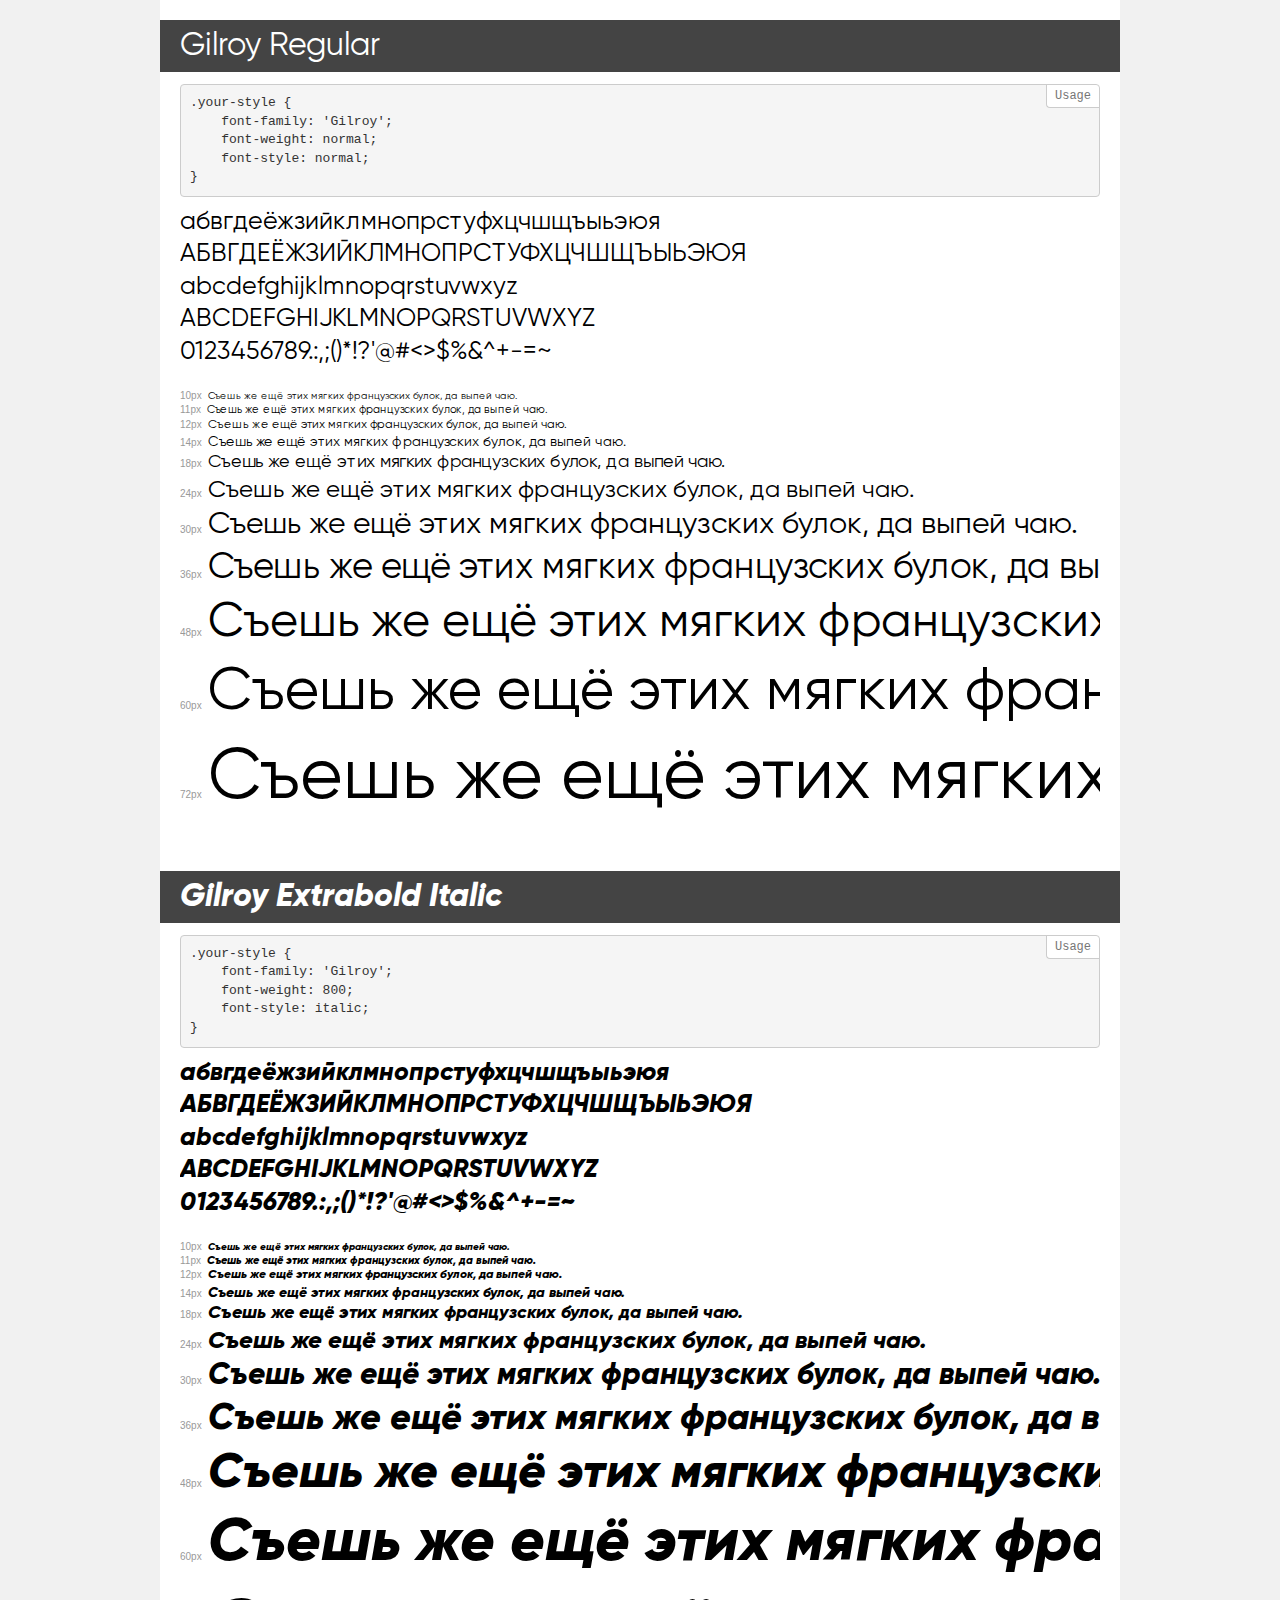
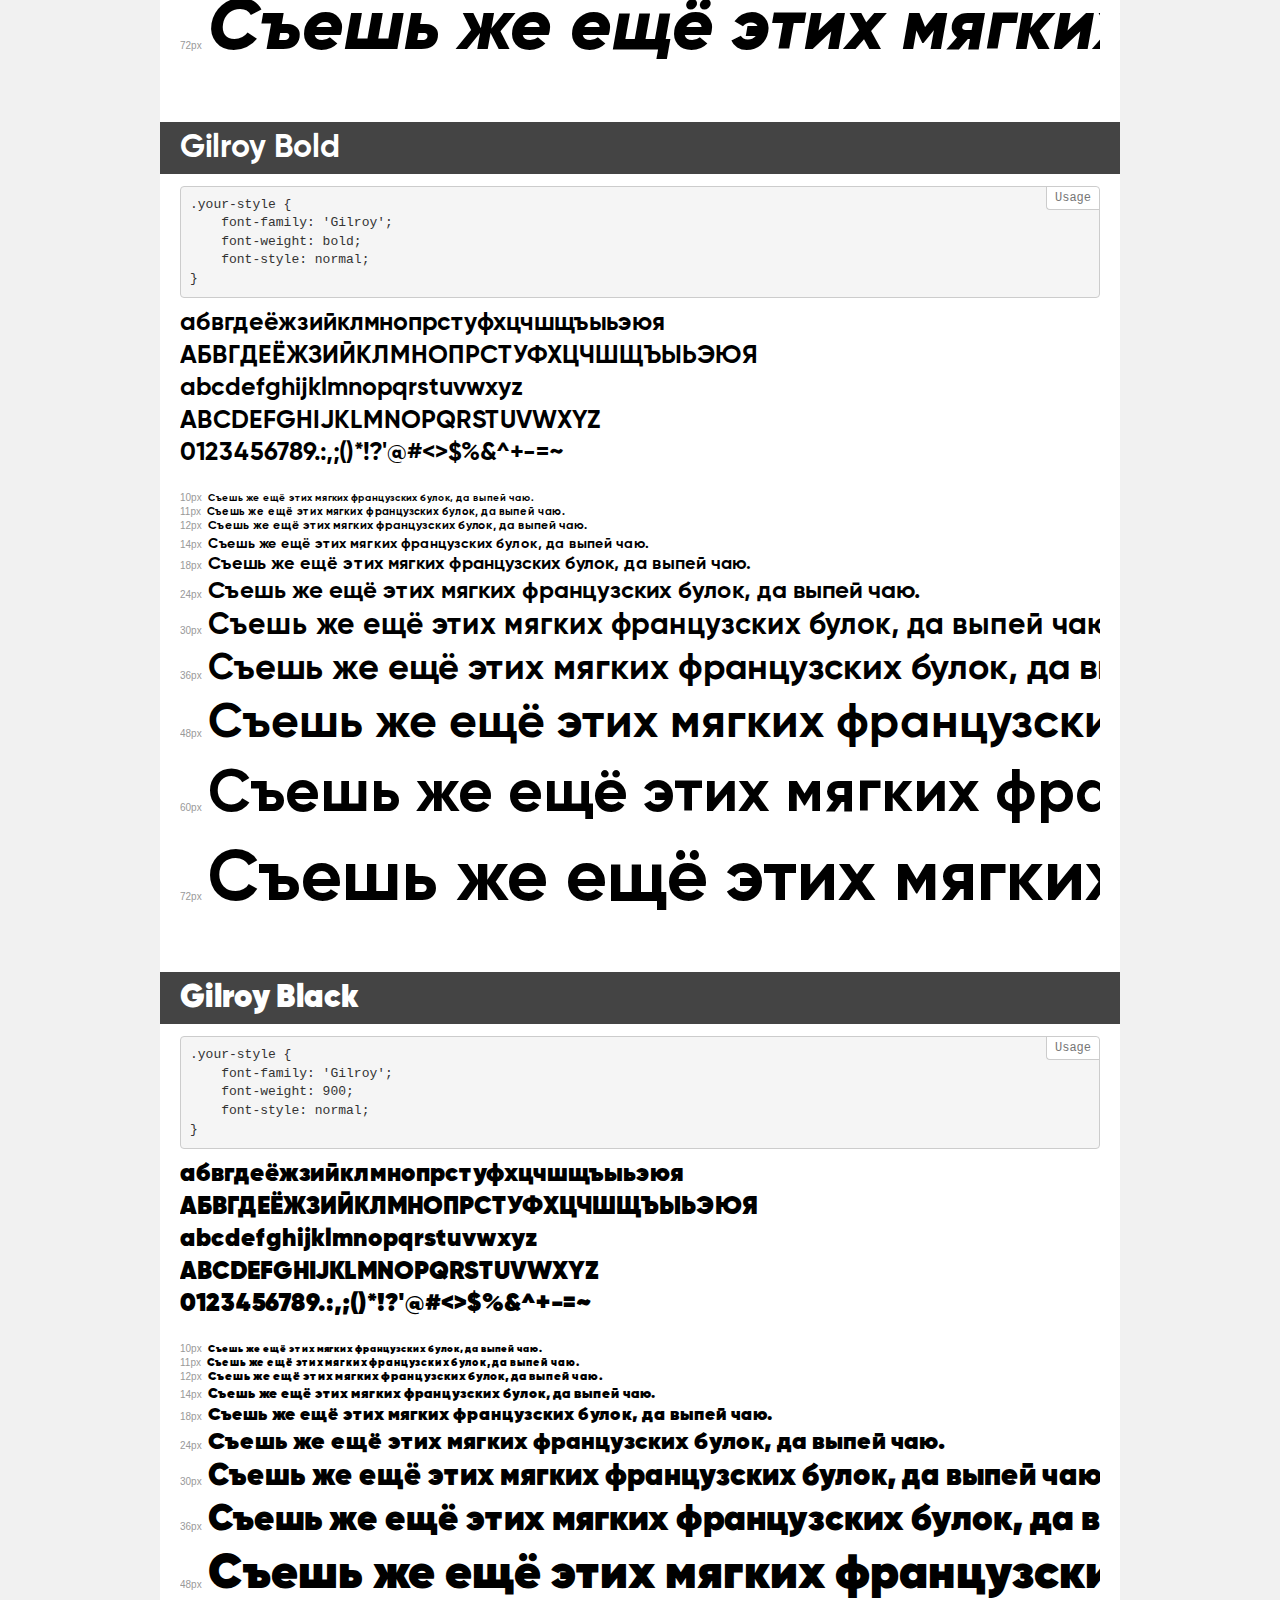
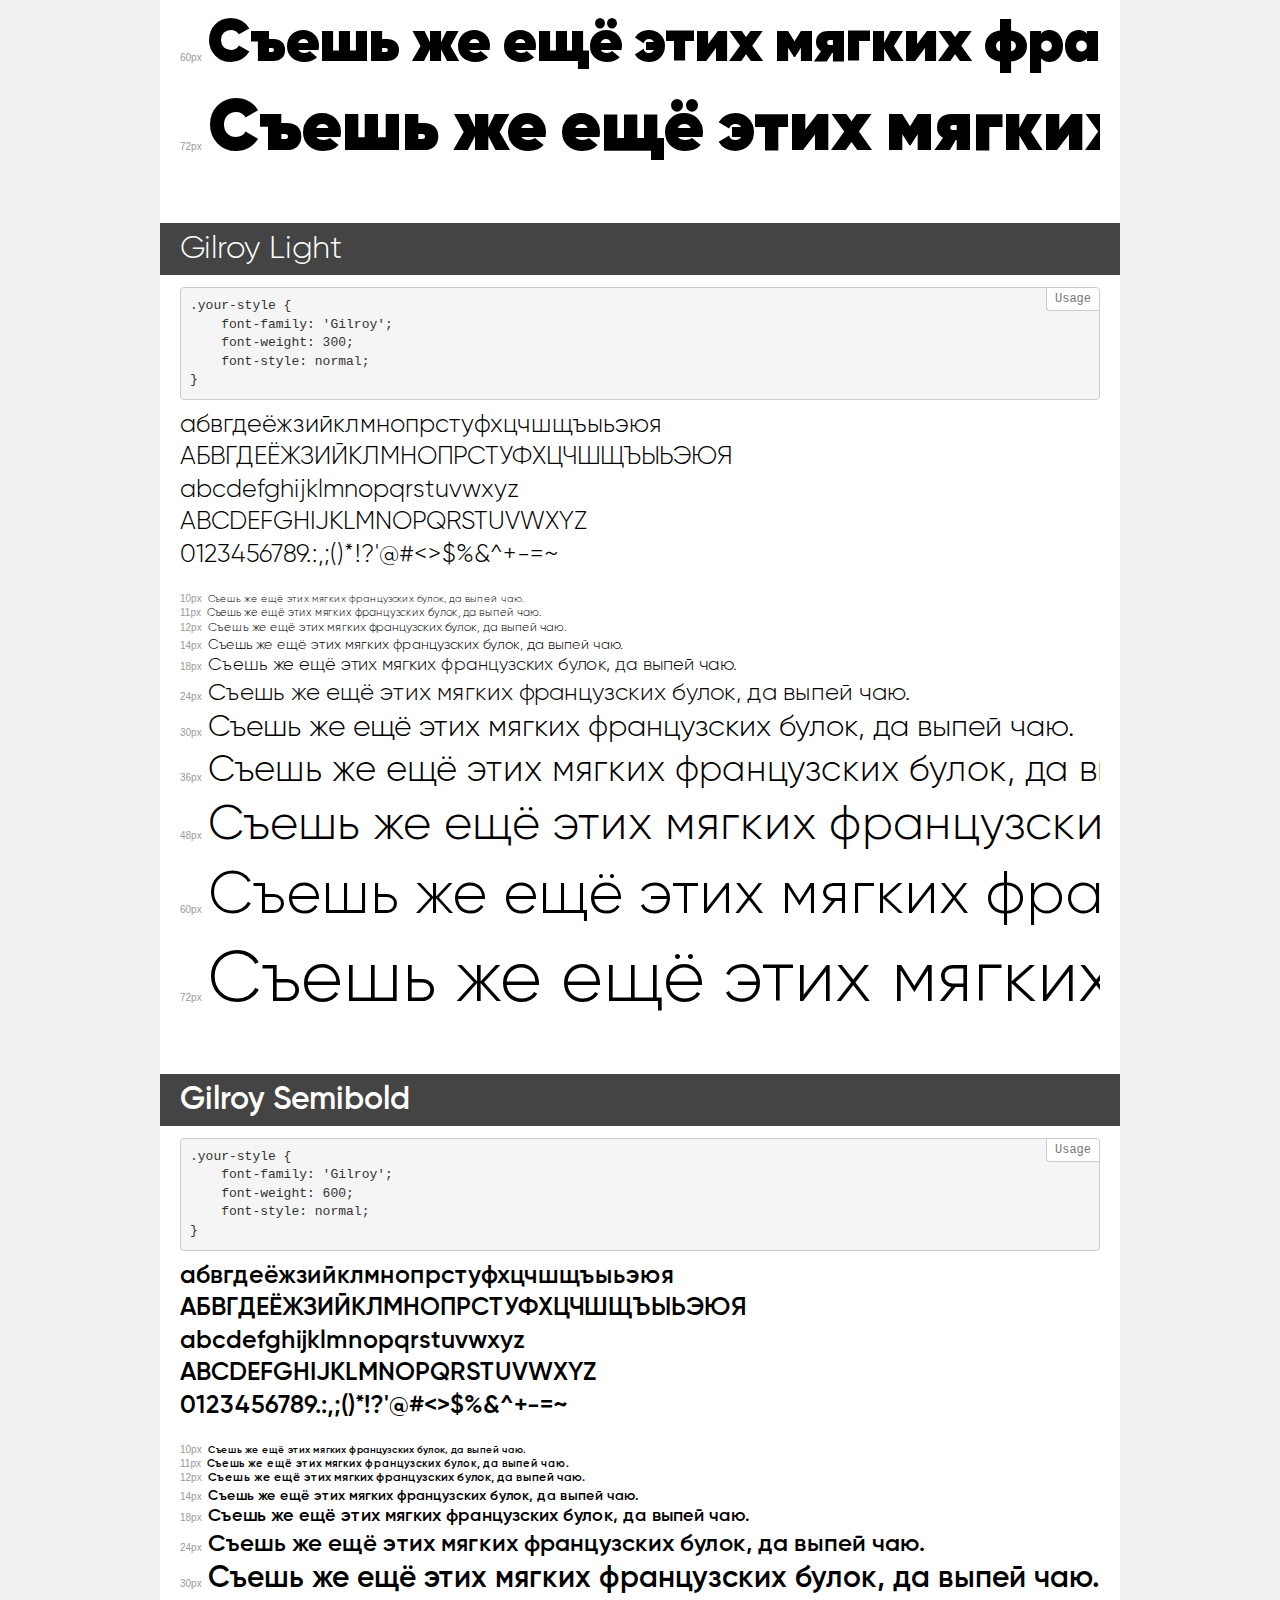
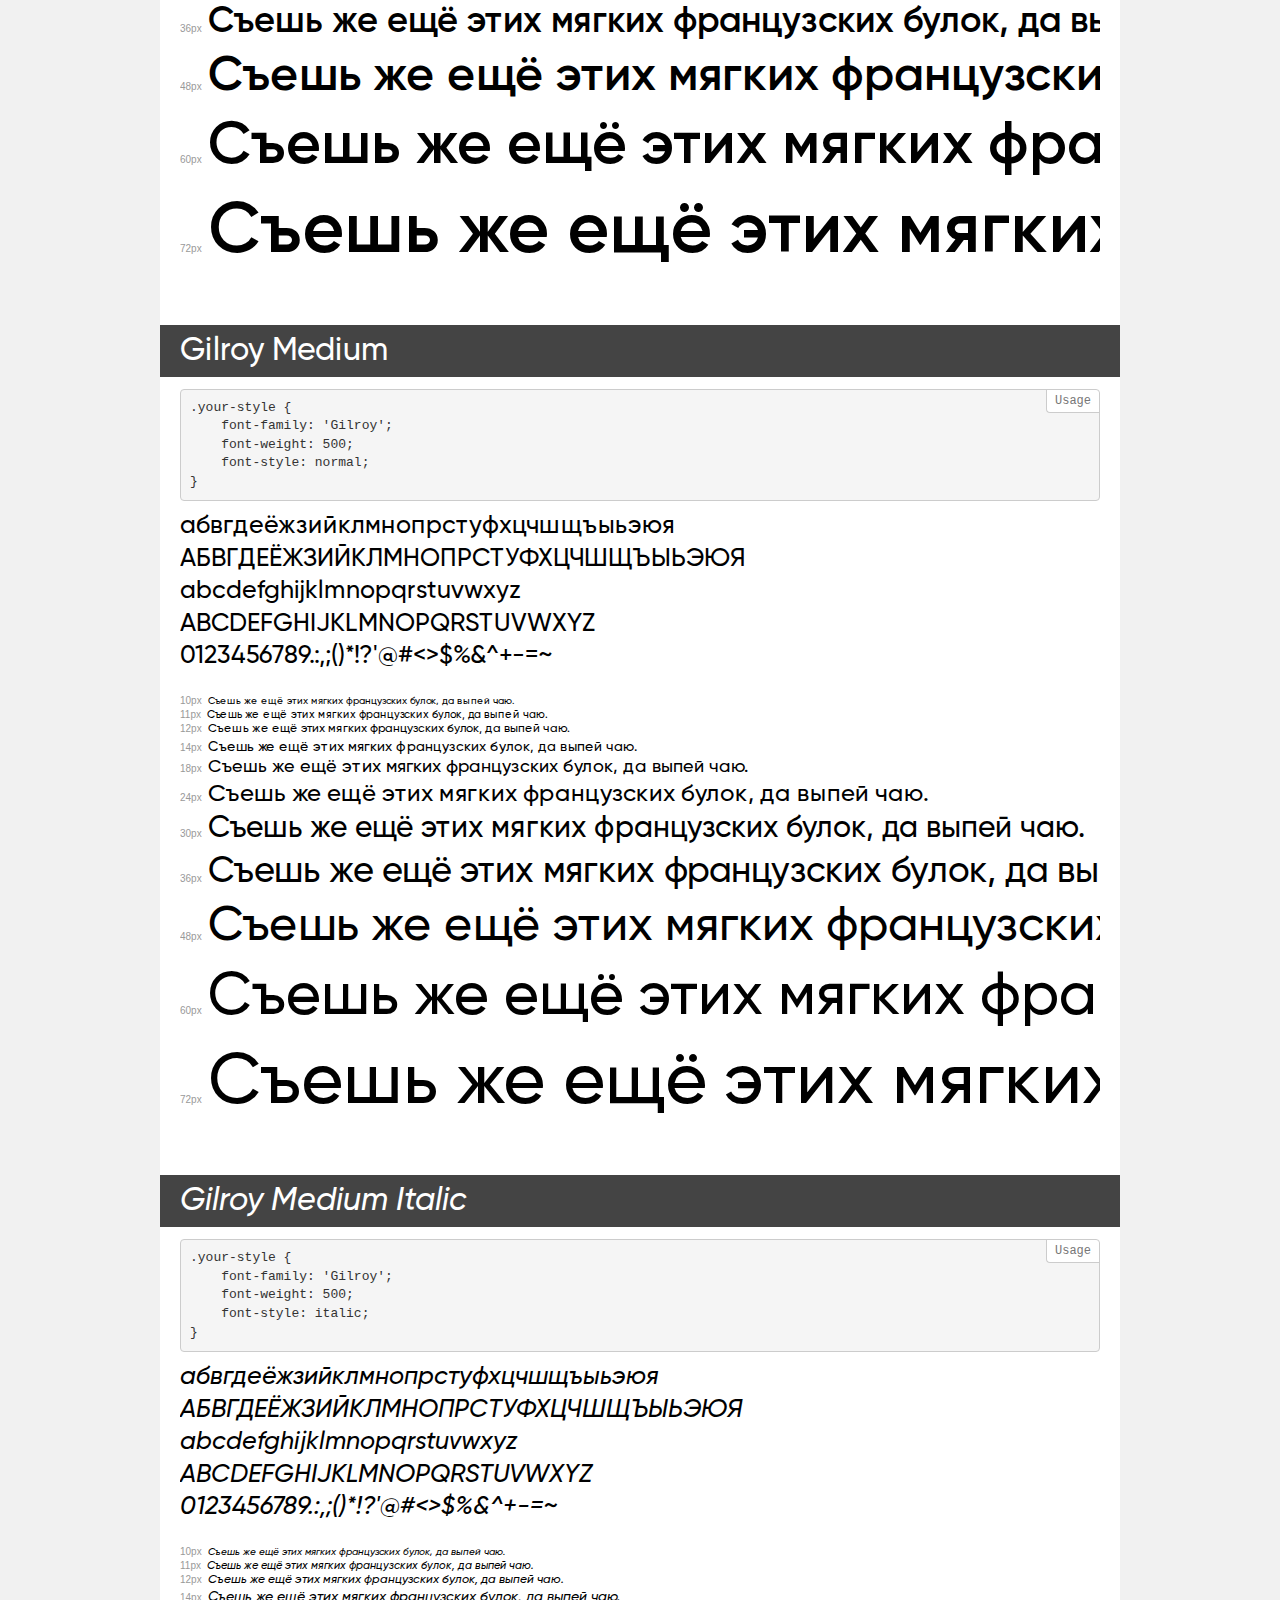
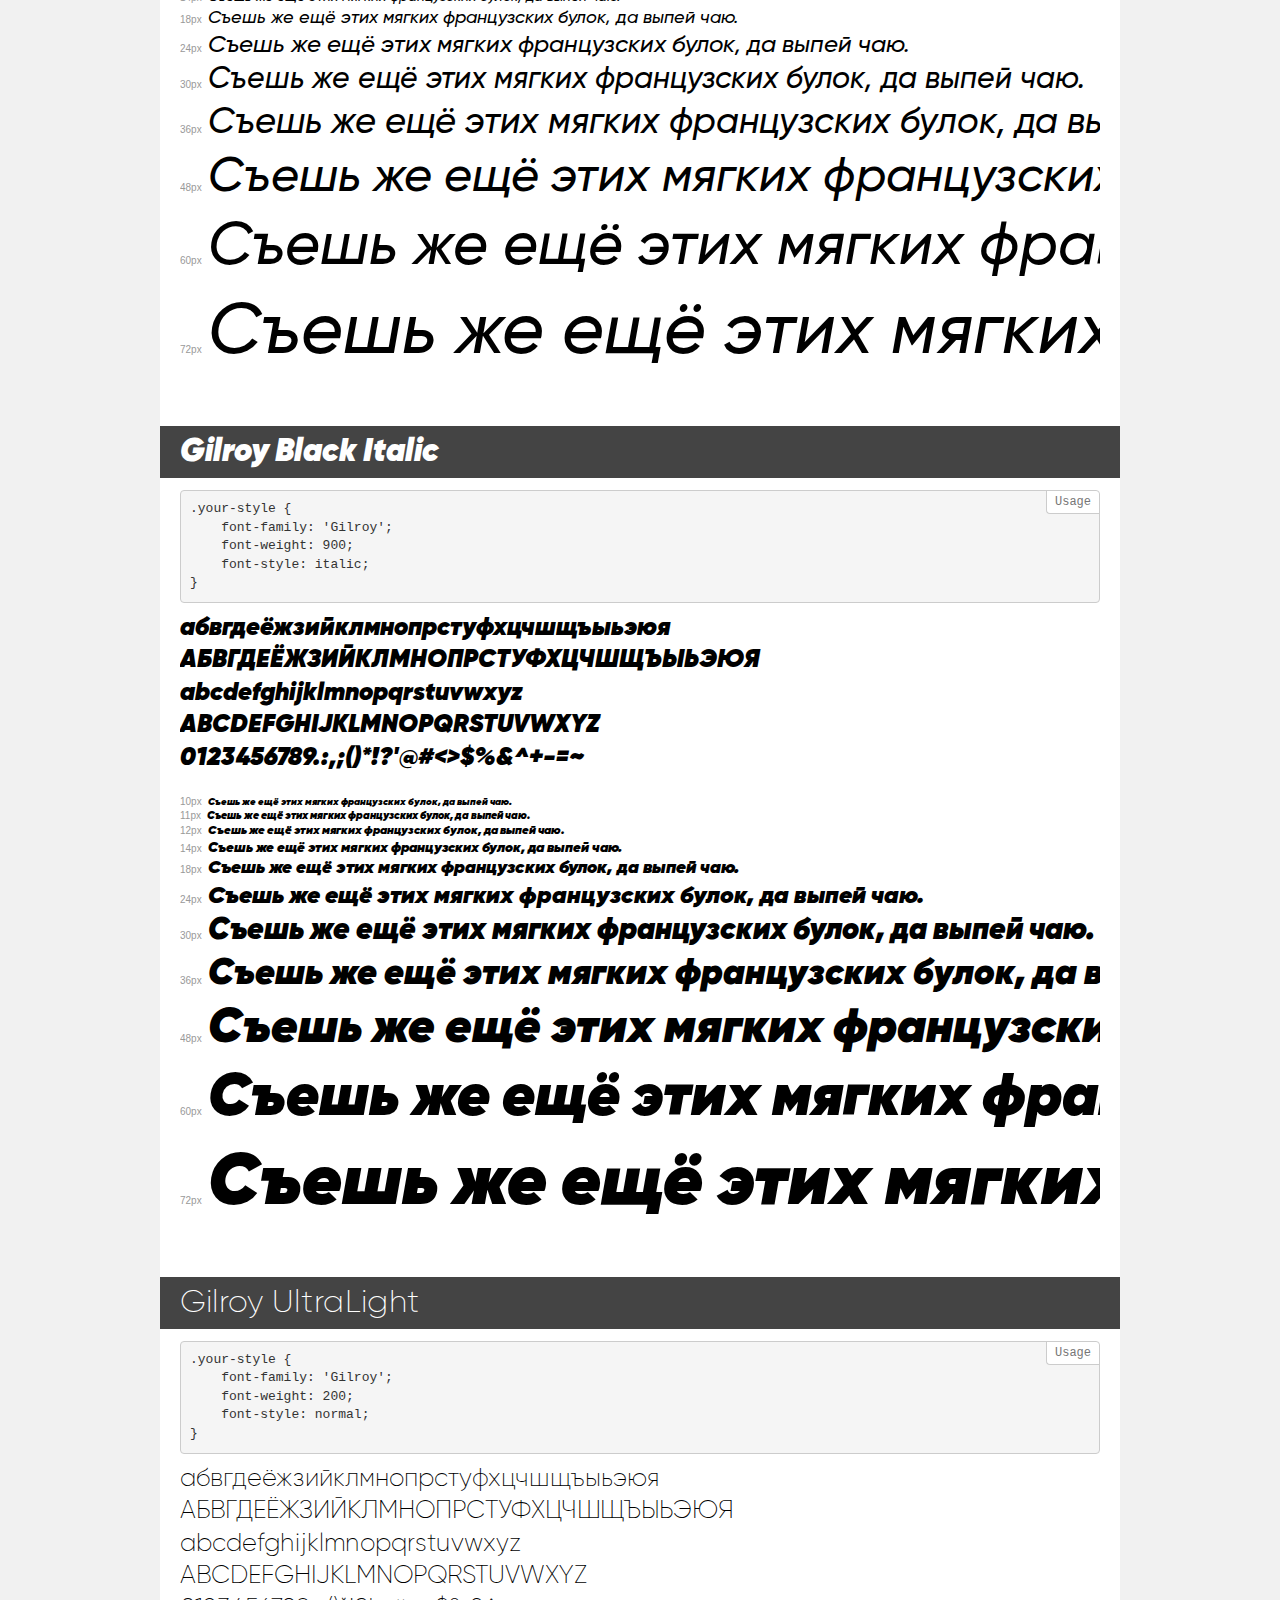
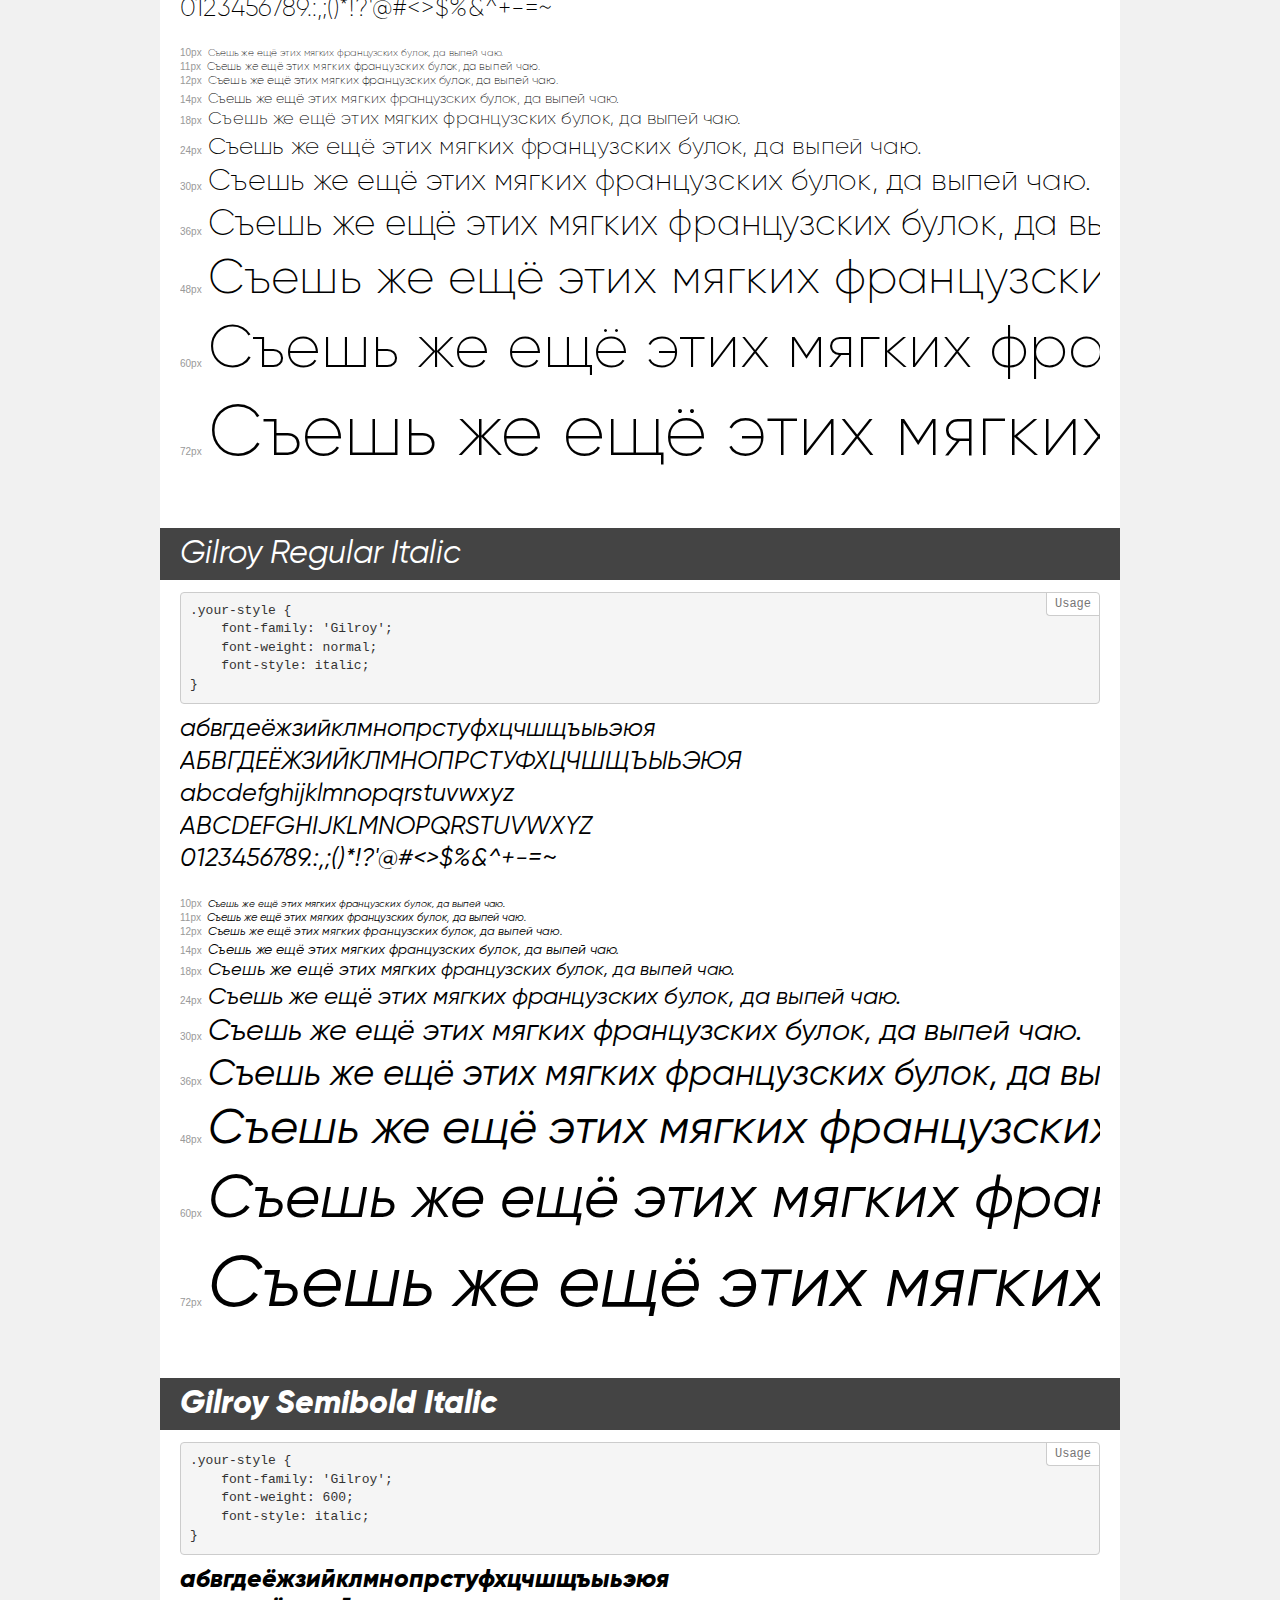
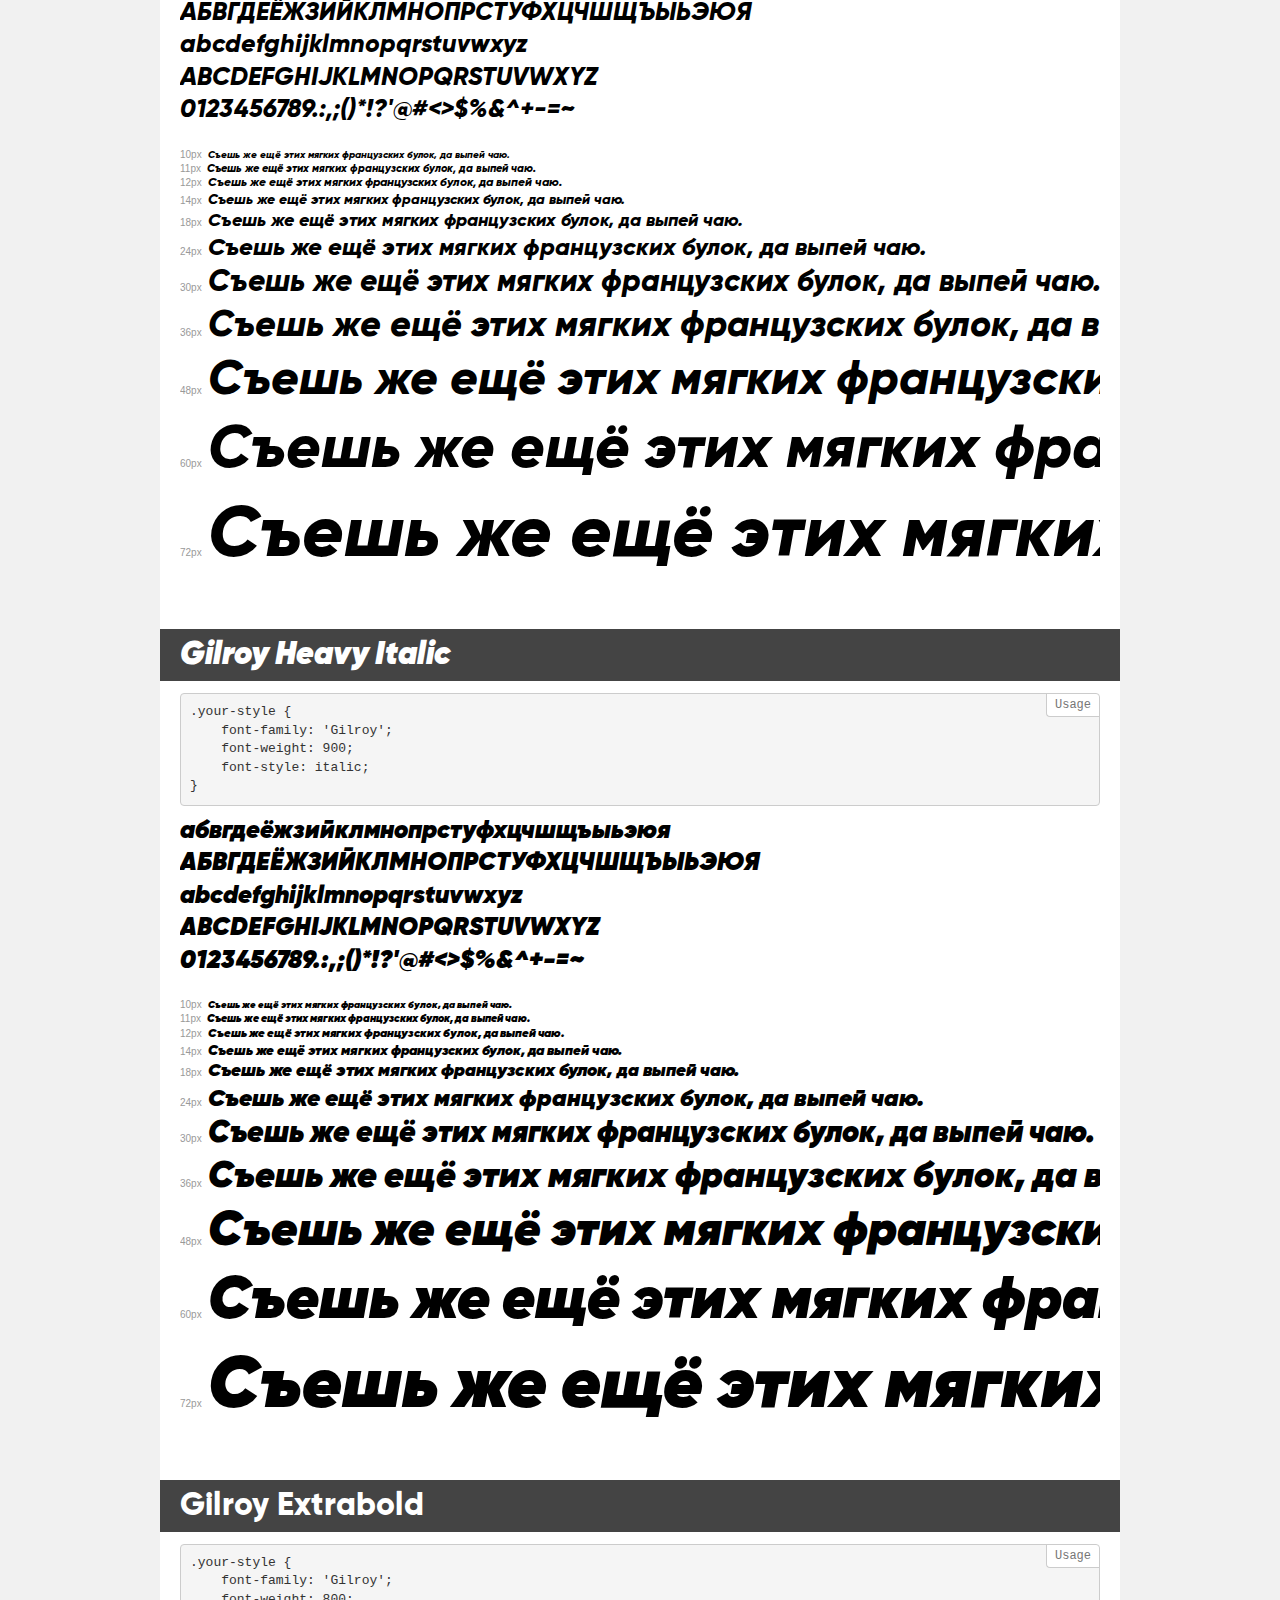
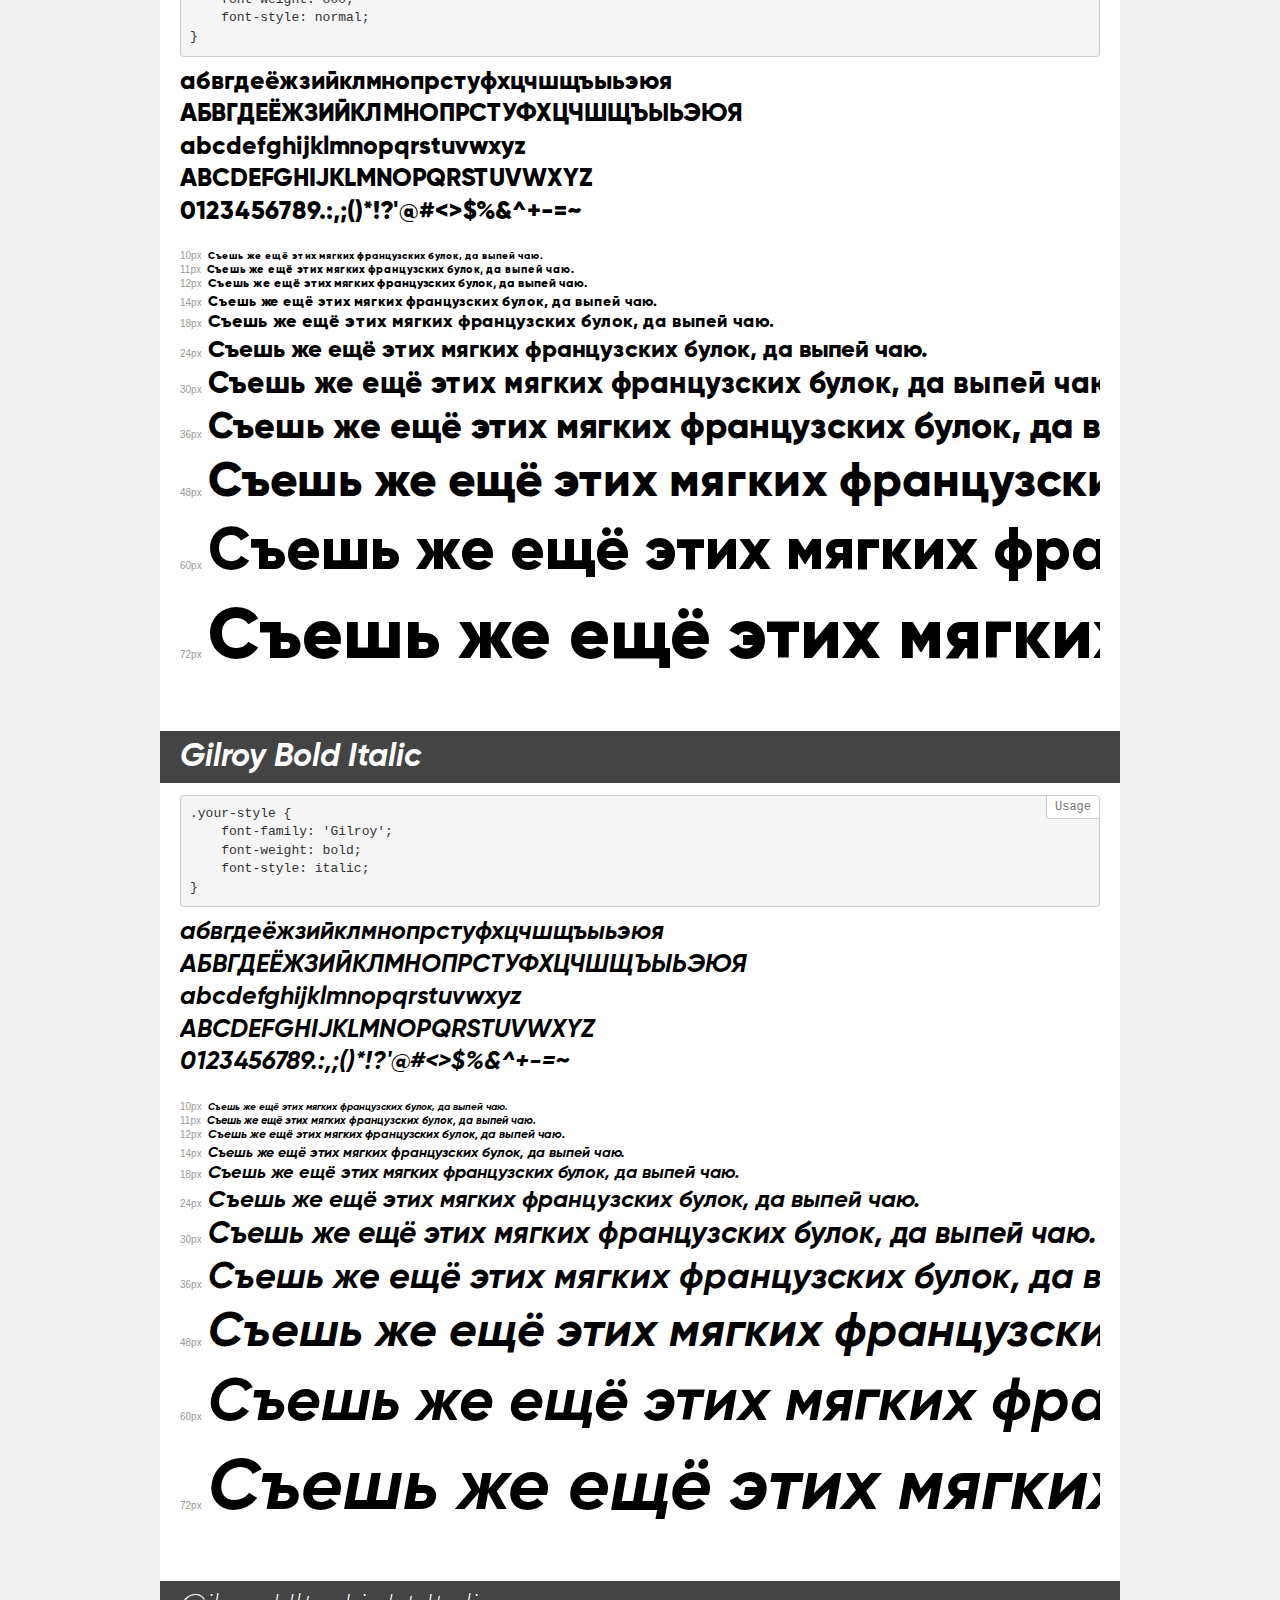
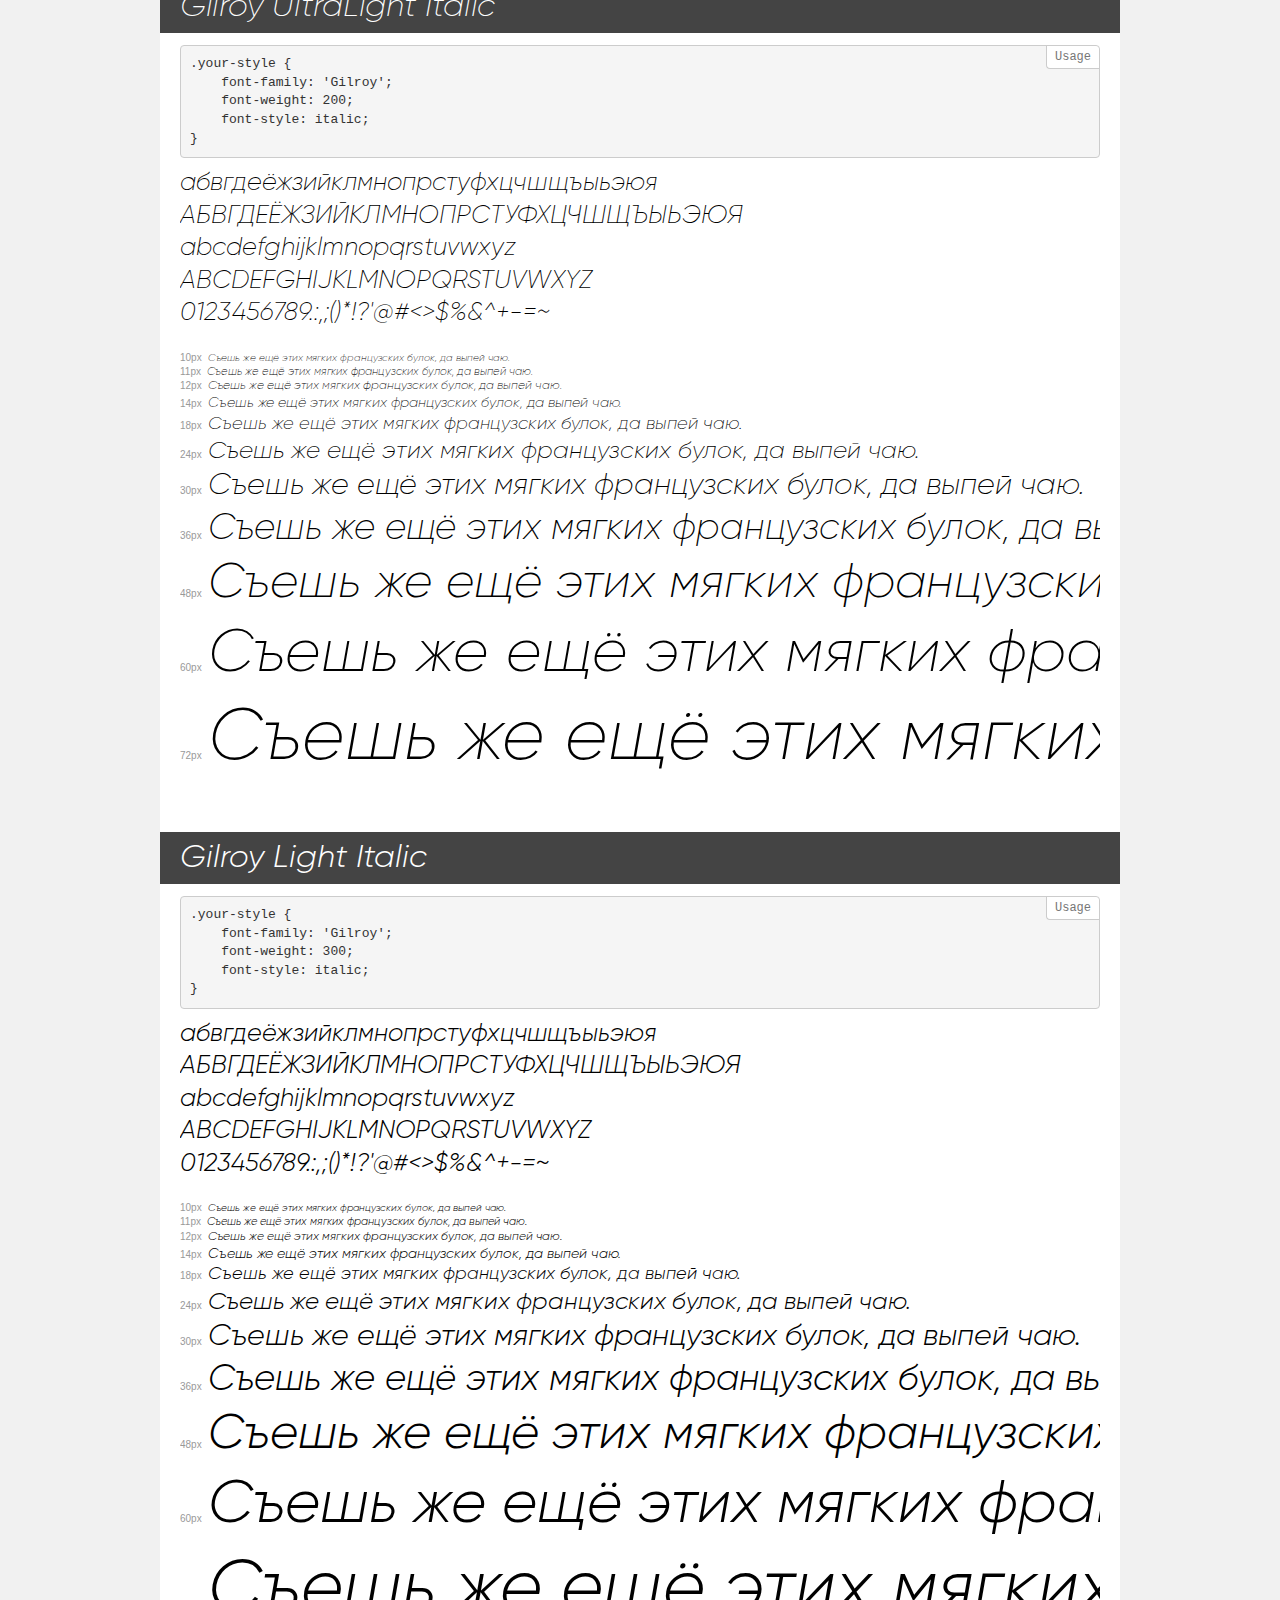
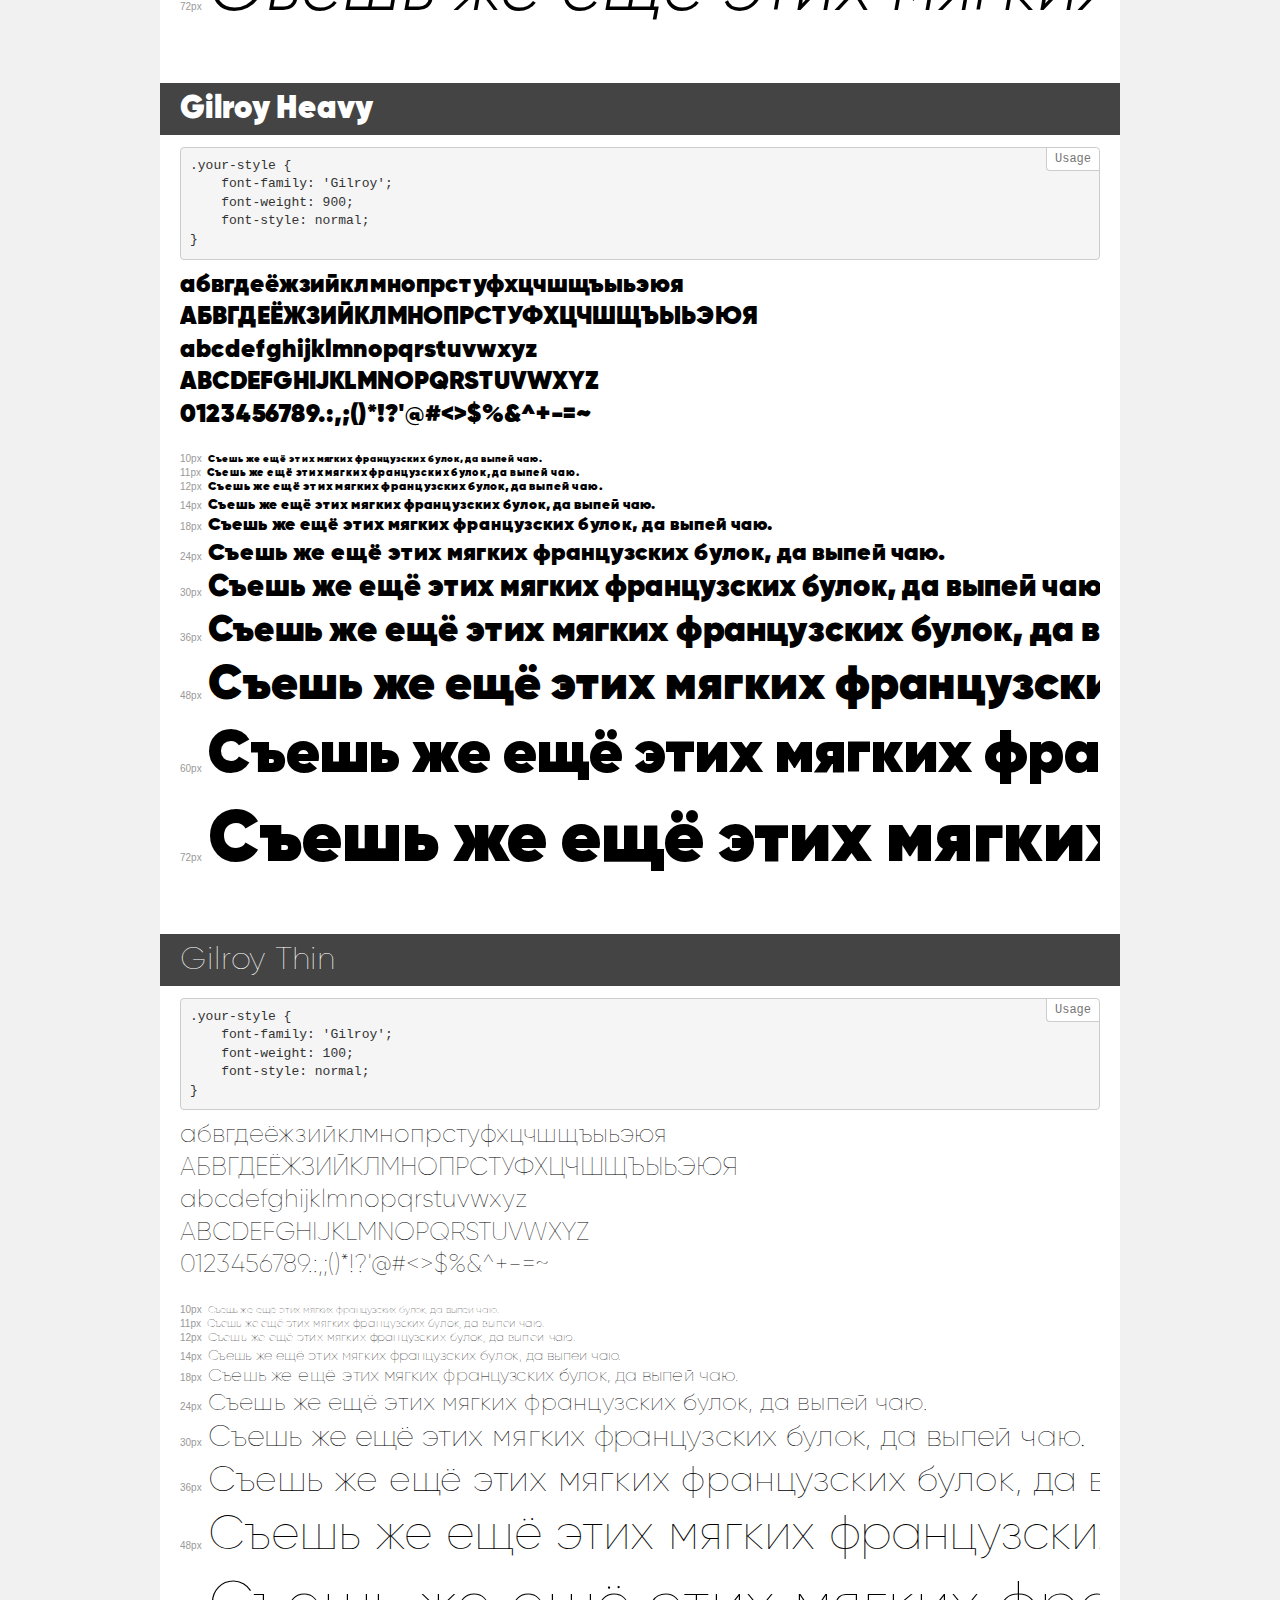
<file: fonts/Gilroy/demo.html>
<!DOCTYPE html>
<html>
<head>
    <meta charset="utf-8">
    <meta http-equiv="X-UA-Compatible" content="IE=edge">
    <meta name="viewport" content="width=device-width, initial-scale=1">
    <meta name="robots" content="noindex, noarchive">
    <meta name="format-detection" content="telephone=no">
    <title>Transfonter demo</title>
    <link href="stylesheet.css" rel="stylesheet">
    <style>
        /*
        http://meyerweb.com/eric/tools/css/reset/
        v2.0 | 20110126
        License: none (public domain)
        */
        html, body, div, span, applet, object, iframe,
        h1, h2, h3, h4, h5, h6, p, blockquote, pre,
        a, abbr, acronym, address, big, cite, code,
        del, dfn, em, img, ins, kbd, q, s, samp,
        small, strike, strong, sub, sup, tt, var,
        b, u, i, center,
        dl, dt, dd, ol, ul, li,
        fieldset, form, label, legend,
        table, caption, tbody, tfoot, thead, tr, th, td,
        article, aside, canvas, details, embed,
        figure, figcaption, footer, header, hgroup,
        menu, nav, output, ruby, section, summary,
        time, mark, audio, video {
            margin: 0;
            padding: 0;
            border: 0;
            font-size: 100%;
            font: inherit;
            vertical-align: baseline;
        }
        /* HTML5 display-role reset for older browsers */
        article, aside, details, figcaption, figure,
        footer, header, hgroup, menu, nav, section {
            display: block;
        }
        body {
            line-height: 1;
        }
        ol, ul {
            list-style: none;
        }
        blockquote, q {
            quotes: none;
        }
        blockquote:before, blockquote:after,
        q:before, q:after {
            content: '';
            content: none;
        }
        table {
            border-collapse: collapse;
            border-spacing: 0;
        }
        /* common styles */
        body {
            background: #f1f1f1;
            color: #000;
        }
        .page {
            background: #fff;
            width: 920px;
            margin: 0 auto;
            padding: 20px 20px 0 20px;
            overflow: hidden;
        }
        .font-container {
            overflow-x: auto;
            overflow-y: hidden;
            margin-bottom: 40px;
            line-height: 1.3;
            white-space: nowrap;
            padding-bottom: 5px;
        }
        h1 {
            position: relative;
            background: #444;
            font-size: 32px;
            color: #fff;
            padding: 10px 20px;
            margin: 0 -20px 12px -20px;
        }
        .letters {
            font-size: 25px;
            margin-bottom: 20px;
        }
        .s10:before {
            content: '10px';
        }
        .s11:before {
            content: '11px';
        }
        .s12:before {
            content: '12px';
        }
        .s14:before {
            content: '14px';
        }
        .s18:before {
            content: '18px';
        }
        .s24:before {
            content: '24px';
        }
        .s30:before {
            content: '30px';
        }
        .s36:before {
            content: '36px';
        }
        .s48:before {
            content: '48px';
        }
        .s60:before {
            content: '60px';
        }
        .s72:before {
            content: '72px';
        }
        .s10:before, .s11:before, .s12:before, .s14:before,
        .s18:before, .s24:before, .s30:before, .s36:before,
        .s48:before, .s60:before, .s72:before {
            font-family: Arial, sans-serif;
            font-size: 10px;
            font-weight: normal;
            font-style: normal;
            color: #999;
            padding-right: 6px;
        }
        pre {
            display: block;
            position: relative;
            padding: 9px;
            margin: 0 0 10px;
            font-family: Monaco, Menlo, Consolas, "Courier New", monospace !important;
            font-size: 13px;
            line-height: 1.428571429;
            color: #333;
            font-weight: normal !important;
            font-style: normal !important;
            background-color: #f5f5f5;
            border: 1px solid #ccc;
            overflow-x: auto;
            border-radius: 4px;
        }
        pre:after {
            display: block;
            position: absolute;
            right: 0;
            top: 0;
            content: 'Usage';
            line-height: 1;
            padding: 5px 8px;
            font-size: 12px;
            color: #767676;
            background-color: #fff;
            border: 1px solid #ccc;
            border-right: none;
            border-top: none;
            border-radius: 0 4px 0 4px;
            z-index: 10;
        }
        /* responsive */
        @media (max-width: 959px) {
            .page {
                width: auto;
                margin: 0;
            }
        }
    </style>
</head>
<body>
<div class="page">
    <div class="demo" style="font-family: 'Gilroy'; font-weight: normal; font-style: normal;">
        <h1>Gilroy Regular</h1>
        <pre>.your-style {
    font-family: 'Gilroy';
    font-weight: normal;
    font-style: normal;
}</pre>
        <div class="font-container">
            <p class="letters">
                абвгдеёжзийклмнопрстуфхцчшщъыьэюя<br>
АБВГДЕЁЖЗИЙКЛМНОПРСТУФХЦЧШЩЪЫЬЭЮЯ<br>
abcdefghijklmnopqrstuvwxyz<br>
ABCDEFGHIJKLMNOPQRSTUVWXYZ<br>
                0123456789.:,;()*!?'@#<>$%&^+-=~
            </p>
            <p class="s10" style="font-size: 10px;">Съешь же ещё этих мягких французских булок, да выпей чаю.</p>
            <p class="s11" style="font-size: 11px;">Съешь же ещё этих мягких французских булок, да выпей чаю.</p>
            <p class="s12" style="font-size: 12px;">Съешь же ещё этих мягких французских булок, да выпей чаю.</p>
            <p class="s14" style="font-size: 14px;">Съешь же ещё этих мягких французских булок, да выпей чаю.</p>
            <p class="s18" style="font-size: 18px;">Съешь же ещё этих мягких французских булок, да выпей чаю.</p>
            <p class="s24" style="font-size: 24px;">Съешь же ещё этих мягких французских булок, да выпей чаю.</p>
            <p class="s30" style="font-size: 30px;">Съешь же ещё этих мягких французских булок, да выпей чаю.</p>
            <p class="s36" style="font-size: 36px;">Съешь же ещё этих мягких французских булок, да выпей чаю.</p>
            <p class="s48" style="font-size: 48px;">Съешь же ещё этих мягких французских булок, да выпей чаю.</p>
            <p class="s60" style="font-size: 60px;">Съешь же ещё этих мягких французских булок, да выпей чаю.</p>
            <p class="s72" style="font-size: 72px;">Съешь же ещё этих мягких французских булок, да выпей чаю.</p>
        </div>
    </div>
    <div class="demo" style="font-family: 'Gilroy'; font-weight: 800; font-style: italic;">
        <h1>Gilroy Extrabold Italic</h1>
        <pre>.your-style {
    font-family: 'Gilroy';
    font-weight: 800;
    font-style: italic;
}</pre>
        <div class="font-container">
            <p class="letters">
                абвгдеёжзийклмнопрстуфхцчшщъыьэюя<br>
АБВГДЕЁЖЗИЙКЛМНОПРСТУФХЦЧШЩЪЫЬЭЮЯ<br>
abcdefghijklmnopqrstuvwxyz<br>
ABCDEFGHIJKLMNOPQRSTUVWXYZ<br>
                0123456789.:,;()*!?'@#<>$%&^+-=~
            </p>
            <p class="s10" style="font-size: 10px;">Съешь же ещё этих мягких французских булок, да выпей чаю.</p>
            <p class="s11" style="font-size: 11px;">Съешь же ещё этих мягких французских булок, да выпей чаю.</p>
            <p class="s12" style="font-size: 12px;">Съешь же ещё этих мягких французских булок, да выпей чаю.</p>
            <p class="s14" style="font-size: 14px;">Съешь же ещё этих мягких французских булок, да выпей чаю.</p>
            <p class="s18" style="font-size: 18px;">Съешь же ещё этих мягких французских булок, да выпей чаю.</p>
            <p class="s24" style="font-size: 24px;">Съешь же ещё этих мягких французских булок, да выпей чаю.</p>
            <p class="s30" style="font-size: 30px;">Съешь же ещё этих мягких французских булок, да выпей чаю.</p>
            <p class="s36" style="font-size: 36px;">Съешь же ещё этих мягких французских булок, да выпей чаю.</p>
            <p class="s48" style="font-size: 48px;">Съешь же ещё этих мягких французских булок, да выпей чаю.</p>
            <p class="s60" style="font-size: 60px;">Съешь же ещё этих мягких французских булок, да выпей чаю.</p>
            <p class="s72" style="font-size: 72px;">Съешь же ещё этих мягких французских булок, да выпей чаю.</p>
        </div>
    </div>
    <div class="demo" style="font-family: 'Gilroy'; font-weight: bold; font-style: normal;">
        <h1>Gilroy Bold</h1>
        <pre>.your-style {
    font-family: 'Gilroy';
    font-weight: bold;
    font-style: normal;
}</pre>
        <div class="font-container">
            <p class="letters">
                абвгдеёжзийклмнопрстуфхцчшщъыьэюя<br>
АБВГДЕЁЖЗИЙКЛМНОПРСТУФХЦЧШЩЪЫЬЭЮЯ<br>
abcdefghijklmnopqrstuvwxyz<br>
ABCDEFGHIJKLMNOPQRSTUVWXYZ<br>
                0123456789.:,;()*!?'@#<>$%&^+-=~
            </p>
            <p class="s10" style="font-size: 10px;">Съешь же ещё этих мягких французских булок, да выпей чаю.</p>
            <p class="s11" style="font-size: 11px;">Съешь же ещё этих мягких французских булок, да выпей чаю.</p>
            <p class="s12" style="font-size: 12px;">Съешь же ещё этих мягких французских булок, да выпей чаю.</p>
            <p class="s14" style="font-size: 14px;">Съешь же ещё этих мягких французских булок, да выпей чаю.</p>
            <p class="s18" style="font-size: 18px;">Съешь же ещё этих мягких французских булок, да выпей чаю.</p>
            <p class="s24" style="font-size: 24px;">Съешь же ещё этих мягких французских булок, да выпей чаю.</p>
            <p class="s30" style="font-size: 30px;">Съешь же ещё этих мягких французских булок, да выпей чаю.</p>
            <p class="s36" style="font-size: 36px;">Съешь же ещё этих мягких французских булок, да выпей чаю.</p>
            <p class="s48" style="font-size: 48px;">Съешь же ещё этих мягких французских булок, да выпей чаю.</p>
            <p class="s60" style="font-size: 60px;">Съешь же ещё этих мягких французских булок, да выпей чаю.</p>
            <p class="s72" style="font-size: 72px;">Съешь же ещё этих мягких французских булок, да выпей чаю.</p>
        </div>
    </div>
    <div class="demo" style="font-family: 'Gilroy'; font-weight: 900; font-style: normal;">
        <h1>Gilroy Black</h1>
        <pre>.your-style {
    font-family: 'Gilroy';
    font-weight: 900;
    font-style: normal;
}</pre>
        <div class="font-container">
            <p class="letters">
                абвгдеёжзийклмнопрстуфхцчшщъыьэюя<br>
АБВГДЕЁЖЗИЙКЛМНОПРСТУФХЦЧШЩЪЫЬЭЮЯ<br>
abcdefghijklmnopqrstuvwxyz<br>
ABCDEFGHIJKLMNOPQRSTUVWXYZ<br>
                0123456789.:,;()*!?'@#<>$%&^+-=~
            </p>
            <p class="s10" style="font-size: 10px;">Съешь же ещё этих мягких французских булок, да выпей чаю.</p>
            <p class="s11" style="font-size: 11px;">Съешь же ещё этих мягких французских булок, да выпей чаю.</p>
            <p class="s12" style="font-size: 12px;">Съешь же ещё этих мягких французских булок, да выпей чаю.</p>
            <p class="s14" style="font-size: 14px;">Съешь же ещё этих мягких французских булок, да выпей чаю.</p>
            <p class="s18" style="font-size: 18px;">Съешь же ещё этих мягких французских булок, да выпей чаю.</p>
            <p class="s24" style="font-size: 24px;">Съешь же ещё этих мягких французских булок, да выпей чаю.</p>
            <p class="s30" style="font-size: 30px;">Съешь же ещё этих мягких французских булок, да выпей чаю.</p>
            <p class="s36" style="font-size: 36px;">Съешь же ещё этих мягких французских булок, да выпей чаю.</p>
            <p class="s48" style="font-size: 48px;">Съешь же ещё этих мягких французских булок, да выпей чаю.</p>
            <p class="s60" style="font-size: 60px;">Съешь же ещё этих мягких французских булок, да выпей чаю.</p>
            <p class="s72" style="font-size: 72px;">Съешь же ещё этих мягких французских булок, да выпей чаю.</p>
        </div>
    </div>
    <div class="demo" style="font-family: 'Gilroy'; font-weight: 300; font-style: normal;">
        <h1>Gilroy Light</h1>
        <pre>.your-style {
    font-family: 'Gilroy';
    font-weight: 300;
    font-style: normal;
}</pre>
        <div class="font-container">
            <p class="letters">
                абвгдеёжзийклмнопрстуфхцчшщъыьэюя<br>
АБВГДЕЁЖЗИЙКЛМНОПРСТУФХЦЧШЩЪЫЬЭЮЯ<br>
abcdefghijklmnopqrstuvwxyz<br>
ABCDEFGHIJKLMNOPQRSTUVWXYZ<br>
                0123456789.:,;()*!?'@#<>$%&^+-=~
            </p>
            <p class="s10" style="font-size: 10px;">Съешь же ещё этих мягких французских булок, да выпей чаю.</p>
            <p class="s11" style="font-size: 11px;">Съешь же ещё этих мягких французских булок, да выпей чаю.</p>
            <p class="s12" style="font-size: 12px;">Съешь же ещё этих мягких французских булок, да выпей чаю.</p>
            <p class="s14" style="font-size: 14px;">Съешь же ещё этих мягких французских булок, да выпей чаю.</p>
            <p class="s18" style="font-size: 18px;">Съешь же ещё этих мягких французских булок, да выпей чаю.</p>
            <p class="s24" style="font-size: 24px;">Съешь же ещё этих мягких французских булок, да выпей чаю.</p>
            <p class="s30" style="font-size: 30px;">Съешь же ещё этих мягких французских булок, да выпей чаю.</p>
            <p class="s36" style="font-size: 36px;">Съешь же ещё этих мягких французских булок, да выпей чаю.</p>
            <p class="s48" style="font-size: 48px;">Съешь же ещё этих мягких французских булок, да выпей чаю.</p>
            <p class="s60" style="font-size: 60px;">Съешь же ещё этих мягких французских булок, да выпей чаю.</p>
            <p class="s72" style="font-size: 72px;">Съешь же ещё этих мягких французских булок, да выпей чаю.</p>
        </div>
    </div>
    <div class="demo" style="font-family: 'Gilroy'; font-weight: 600; font-style: normal;">
        <h1>Gilroy Semibold</h1>
        <pre>.your-style {
    font-family: 'Gilroy';
    font-weight: 600;
    font-style: normal;
}</pre>
        <div class="font-container">
            <p class="letters">
                абвгдеёжзийклмнопрстуфхцчшщъыьэюя<br>
АБВГДЕЁЖЗИЙКЛМНОПРСТУФХЦЧШЩЪЫЬЭЮЯ<br>
abcdefghijklmnopqrstuvwxyz<br>
ABCDEFGHIJKLMNOPQRSTUVWXYZ<br>
                0123456789.:,;()*!?'@#<>$%&^+-=~
            </p>
            <p class="s10" style="font-size: 10px;">Съешь же ещё этих мягких французских булок, да выпей чаю.</p>
            <p class="s11" style="font-size: 11px;">Съешь же ещё этих мягких французских булок, да выпей чаю.</p>
            <p class="s12" style="font-size: 12px;">Съешь же ещё этих мягких французских булок, да выпей чаю.</p>
            <p class="s14" style="font-size: 14px;">Съешь же ещё этих мягких французских булок, да выпей чаю.</p>
            <p class="s18" style="font-size: 18px;">Съешь же ещё этих мягких французских булок, да выпей чаю.</p>
            <p class="s24" style="font-size: 24px;">Съешь же ещё этих мягких французских булок, да выпей чаю.</p>
            <p class="s30" style="font-size: 30px;">Съешь же ещё этих мягких французских булок, да выпей чаю.</p>
            <p class="s36" style="font-size: 36px;">Съешь же ещё этих мягких французских булок, да выпей чаю.</p>
            <p class="s48" style="font-size: 48px;">Съешь же ещё этих мягких французских булок, да выпей чаю.</p>
            <p class="s60" style="font-size: 60px;">Съешь же ещё этих мягких французских булок, да выпей чаю.</p>
            <p class="s72" style="font-size: 72px;">Съешь же ещё этих мягких французских булок, да выпей чаю.</p>
        </div>
    </div>
    <div class="demo" style="font-family: 'Gilroy'; font-weight: 500; font-style: normal;">
        <h1>Gilroy Medium</h1>
        <pre>.your-style {
    font-family: 'Gilroy';
    font-weight: 500;
    font-style: normal;
}</pre>
        <div class="font-container">
            <p class="letters">
                абвгдеёжзийклмнопрстуфхцчшщъыьэюя<br>
АБВГДЕЁЖЗИЙКЛМНОПРСТУФХЦЧШЩЪЫЬЭЮЯ<br>
abcdefghijklmnopqrstuvwxyz<br>
ABCDEFGHIJKLMNOPQRSTUVWXYZ<br>
                0123456789.:,;()*!?'@#<>$%&^+-=~
            </p>
            <p class="s10" style="font-size: 10px;">Съешь же ещё этих мягких французских булок, да выпей чаю.</p>
            <p class="s11" style="font-size: 11px;">Съешь же ещё этих мягких французских булок, да выпей чаю.</p>
            <p class="s12" style="font-size: 12px;">Съешь же ещё этих мягких французских булок, да выпей чаю.</p>
            <p class="s14" style="font-size: 14px;">Съешь же ещё этих мягких французских булок, да выпей чаю.</p>
            <p class="s18" style="font-size: 18px;">Съешь же ещё этих мягких французских булок, да выпей чаю.</p>
            <p class="s24" style="font-size: 24px;">Съешь же ещё этих мягких французских булок, да выпей чаю.</p>
            <p class="s30" style="font-size: 30px;">Съешь же ещё этих мягких французских булок, да выпей чаю.</p>
            <p class="s36" style="font-size: 36px;">Съешь же ещё этих мягких французских булок, да выпей чаю.</p>
            <p class="s48" style="font-size: 48px;">Съешь же ещё этих мягких французских булок, да выпей чаю.</p>
            <p class="s60" style="font-size: 60px;">Съешь же ещё этих мягких французских булок, да выпей чаю.</p>
            <p class="s72" style="font-size: 72px;">Съешь же ещё этих мягких французских булок, да выпей чаю.</p>
        </div>
    </div>
    <div class="demo" style="font-family: 'Gilroy'; font-weight: 500; font-style: italic;">
        <h1>Gilroy Medium Italic</h1>
        <pre>.your-style {
    font-family: 'Gilroy';
    font-weight: 500;
    font-style: italic;
}</pre>
        <div class="font-container">
            <p class="letters">
                абвгдеёжзийклмнопрстуфхцчшщъыьэюя<br>
АБВГДЕЁЖЗИЙКЛМНОПРСТУФХЦЧШЩЪЫЬЭЮЯ<br>
abcdefghijklmnopqrstuvwxyz<br>
ABCDEFGHIJKLMNOPQRSTUVWXYZ<br>
                0123456789.:,;()*!?'@#<>$%&^+-=~
            </p>
            <p class="s10" style="font-size: 10px;">Съешь же ещё этих мягких французских булок, да выпей чаю.</p>
            <p class="s11" style="font-size: 11px;">Съешь же ещё этих мягких французских булок, да выпей чаю.</p>
            <p class="s12" style="font-size: 12px;">Съешь же ещё этих мягких французских булок, да выпей чаю.</p>
            <p class="s14" style="font-size: 14px;">Съешь же ещё этих мягких французских булок, да выпей чаю.</p>
            <p class="s18" style="font-size: 18px;">Съешь же ещё этих мягких французских булок, да выпей чаю.</p>
            <p class="s24" style="font-size: 24px;">Съешь же ещё этих мягких французских булок, да выпей чаю.</p>
            <p class="s30" style="font-size: 30px;">Съешь же ещё этих мягких французских булок, да выпей чаю.</p>
            <p class="s36" style="font-size: 36px;">Съешь же ещё этих мягких французских булок, да выпей чаю.</p>
            <p class="s48" style="font-size: 48px;">Съешь же ещё этих мягких французских булок, да выпей чаю.</p>
            <p class="s60" style="font-size: 60px;">Съешь же ещё этих мягких французских булок, да выпей чаю.</p>
            <p class="s72" style="font-size: 72px;">Съешь же ещё этих мягких французских булок, да выпей чаю.</p>
        </div>
    </div>
    <div class="demo" style="font-family: 'Gilroy'; font-weight: 900; font-style: italic;">
        <h1>Gilroy Black Italic</h1>
        <pre>.your-style {
    font-family: 'Gilroy';
    font-weight: 900;
    font-style: italic;
}</pre>
        <div class="font-container">
            <p class="letters">
                абвгдеёжзийклмнопрстуфхцчшщъыьэюя<br>
АБВГДЕЁЖЗИЙКЛМНОПРСТУФХЦЧШЩЪЫЬЭЮЯ<br>
abcdefghijklmnopqrstuvwxyz<br>
ABCDEFGHIJKLMNOPQRSTUVWXYZ<br>
                0123456789.:,;()*!?'@#<>$%&^+-=~
            </p>
            <p class="s10" style="font-size: 10px;">Съешь же ещё этих мягких французских булок, да выпей чаю.</p>
            <p class="s11" style="font-size: 11px;">Съешь же ещё этих мягких французских булок, да выпей чаю.</p>
            <p class="s12" style="font-size: 12px;">Съешь же ещё этих мягких французских булок, да выпей чаю.</p>
            <p class="s14" style="font-size: 14px;">Съешь же ещё этих мягких французских булок, да выпей чаю.</p>
            <p class="s18" style="font-size: 18px;">Съешь же ещё этих мягких французских булок, да выпей чаю.</p>
            <p class="s24" style="font-size: 24px;">Съешь же ещё этих мягких французских булок, да выпей чаю.</p>
            <p class="s30" style="font-size: 30px;">Съешь же ещё этих мягких французских булок, да выпей чаю.</p>
            <p class="s36" style="font-size: 36px;">Съешь же ещё этих мягких французских булок, да выпей чаю.</p>
            <p class="s48" style="font-size: 48px;">Съешь же ещё этих мягких французских булок, да выпей чаю.</p>
            <p class="s60" style="font-size: 60px;">Съешь же ещё этих мягких французских булок, да выпей чаю.</p>
            <p class="s72" style="font-size: 72px;">Съешь же ещё этих мягких французских булок, да выпей чаю.</p>
        </div>
    </div>
    <div class="demo" style="font-family: 'Gilroy'; font-weight: 200; font-style: normal;">
        <h1>Gilroy UltraLight</h1>
        <pre>.your-style {
    font-family: 'Gilroy';
    font-weight: 200;
    font-style: normal;
}</pre>
        <div class="font-container">
            <p class="letters">
                абвгдеёжзийклмнопрстуфхцчшщъыьэюя<br>
АБВГДЕЁЖЗИЙКЛМНОПРСТУФХЦЧШЩЪЫЬЭЮЯ<br>
abcdefghijklmnopqrstuvwxyz<br>
ABCDEFGHIJKLMNOPQRSTUVWXYZ<br>
                0123456789.:,;()*!?'@#<>$%&^+-=~
            </p>
            <p class="s10" style="font-size: 10px;">Съешь же ещё этих мягких французских булок, да выпей чаю.</p>
            <p class="s11" style="font-size: 11px;">Съешь же ещё этих мягких французских булок, да выпей чаю.</p>
            <p class="s12" style="font-size: 12px;">Съешь же ещё этих мягких французских булок, да выпей чаю.</p>
            <p class="s14" style="font-size: 14px;">Съешь же ещё этих мягких французских булок, да выпей чаю.</p>
            <p class="s18" style="font-size: 18px;">Съешь же ещё этих мягких французских булок, да выпей чаю.</p>
            <p class="s24" style="font-size: 24px;">Съешь же ещё этих мягких французских булок, да выпей чаю.</p>
            <p class="s30" style="font-size: 30px;">Съешь же ещё этих мягких французских булок, да выпей чаю.</p>
            <p class="s36" style="font-size: 36px;">Съешь же ещё этих мягких французских булок, да выпей чаю.</p>
            <p class="s48" style="font-size: 48px;">Съешь же ещё этих мягких французских булок, да выпей чаю.</p>
            <p class="s60" style="font-size: 60px;">Съешь же ещё этих мягких французских булок, да выпей чаю.</p>
            <p class="s72" style="font-size: 72px;">Съешь же ещё этих мягких французских булок, да выпей чаю.</p>
        </div>
    </div>
    <div class="demo" style="font-family: 'Gilroy'; font-weight: normal; font-style: italic;">
        <h1>Gilroy Regular Italic</h1>
        <pre>.your-style {
    font-family: 'Gilroy';
    font-weight: normal;
    font-style: italic;
}</pre>
        <div class="font-container">
            <p class="letters">
                абвгдеёжзийклмнопрстуфхцчшщъыьэюя<br>
АБВГДЕЁЖЗИЙКЛМНОПРСТУФХЦЧШЩЪЫЬЭЮЯ<br>
abcdefghijklmnopqrstuvwxyz<br>
ABCDEFGHIJKLMNOPQRSTUVWXYZ<br>
                0123456789.:,;()*!?'@#<>$%&^+-=~
            </p>
            <p class="s10" style="font-size: 10px;">Съешь же ещё этих мягких французских булок, да выпей чаю.</p>
            <p class="s11" style="font-size: 11px;">Съешь же ещё этих мягких французских булок, да выпей чаю.</p>
            <p class="s12" style="font-size: 12px;">Съешь же ещё этих мягких французских булок, да выпей чаю.</p>
            <p class="s14" style="font-size: 14px;">Съешь же ещё этих мягких французских булок, да выпей чаю.</p>
            <p class="s18" style="font-size: 18px;">Съешь же ещё этих мягких французских булок, да выпей чаю.</p>
            <p class="s24" style="font-size: 24px;">Съешь же ещё этих мягких французских булок, да выпей чаю.</p>
            <p class="s30" style="font-size: 30px;">Съешь же ещё этих мягких французских булок, да выпей чаю.</p>
            <p class="s36" style="font-size: 36px;">Съешь же ещё этих мягких французских булок, да выпей чаю.</p>
            <p class="s48" style="font-size: 48px;">Съешь же ещё этих мягких французских булок, да выпей чаю.</p>
            <p class="s60" style="font-size: 60px;">Съешь же ещё этих мягких французских булок, да выпей чаю.</p>
            <p class="s72" style="font-size: 72px;">Съешь же ещё этих мягких французских булок, да выпей чаю.</p>
        </div>
    </div>
    <div class="demo" style="font-family: 'Gilroy'; font-weight: 600; font-style: italic;">
        <h1>Gilroy Semibold Italic</h1>
        <pre>.your-style {
    font-family: 'Gilroy';
    font-weight: 600;
    font-style: italic;
}</pre>
        <div class="font-container">
            <p class="letters">
                абвгдеёжзийклмнопрстуфхцчшщъыьэюя<br>
АБВГДЕЁЖЗИЙКЛМНОПРСТУФХЦЧШЩЪЫЬЭЮЯ<br>
abcdefghijklmnopqrstuvwxyz<br>
ABCDEFGHIJKLMNOPQRSTUVWXYZ<br>
                0123456789.:,;()*!?'@#<>$%&^+-=~
            </p>
            <p class="s10" style="font-size: 10px;">Съешь же ещё этих мягких французских булок, да выпей чаю.</p>
            <p class="s11" style="font-size: 11px;">Съешь же ещё этих мягких французских булок, да выпей чаю.</p>
            <p class="s12" style="font-size: 12px;">Съешь же ещё этих мягких французских булок, да выпей чаю.</p>
            <p class="s14" style="font-size: 14px;">Съешь же ещё этих мягких французских булок, да выпей чаю.</p>
            <p class="s18" style="font-size: 18px;">Съешь же ещё этих мягких французских булок, да выпей чаю.</p>
            <p class="s24" style="font-size: 24px;">Съешь же ещё этих мягких французских булок, да выпей чаю.</p>
            <p class="s30" style="font-size: 30px;">Съешь же ещё этих мягких французских булок, да выпей чаю.</p>
            <p class="s36" style="font-size: 36px;">Съешь же ещё этих мягких французских булок, да выпей чаю.</p>
            <p class="s48" style="font-size: 48px;">Съешь же ещё этих мягких французских булок, да выпей чаю.</p>
            <p class="s60" style="font-size: 60px;">Съешь же ещё этих мягких французских булок, да выпей чаю.</p>
            <p class="s72" style="font-size: 72px;">Съешь же ещё этих мягких французских булок, да выпей чаю.</p>
        </div>
    </div>
    <div class="demo" style="font-family: 'Gilroy'; font-weight: 900; font-style: italic;">
        <h1>Gilroy Heavy Italic</h1>
        <pre>.your-style {
    font-family: 'Gilroy';
    font-weight: 900;
    font-style: italic;
}</pre>
        <div class="font-container">
            <p class="letters">
                абвгдеёжзийклмнопрстуфхцчшщъыьэюя<br>
АБВГДЕЁЖЗИЙКЛМНОПРСТУФХЦЧШЩЪЫЬЭЮЯ<br>
abcdefghijklmnopqrstuvwxyz<br>
ABCDEFGHIJKLMNOPQRSTUVWXYZ<br>
                0123456789.:,;()*!?'@#<>$%&^+-=~
            </p>
            <p class="s10" style="font-size: 10px;">Съешь же ещё этих мягких французских булок, да выпей чаю.</p>
            <p class="s11" style="font-size: 11px;">Съешь же ещё этих мягких французских булок, да выпей чаю.</p>
            <p class="s12" style="font-size: 12px;">Съешь же ещё этих мягких французских булок, да выпей чаю.</p>
            <p class="s14" style="font-size: 14px;">Съешь же ещё этих мягких французских булок, да выпей чаю.</p>
            <p class="s18" style="font-size: 18px;">Съешь же ещё этих мягких французских булок, да выпей чаю.</p>
            <p class="s24" style="font-size: 24px;">Съешь же ещё этих мягких французских булок, да выпей чаю.</p>
            <p class="s30" style="font-size: 30px;">Съешь же ещё этих мягких французских булок, да выпей чаю.</p>
            <p class="s36" style="font-size: 36px;">Съешь же ещё этих мягких французских булок, да выпей чаю.</p>
            <p class="s48" style="font-size: 48px;">Съешь же ещё этих мягких французских булок, да выпей чаю.</p>
            <p class="s60" style="font-size: 60px;">Съешь же ещё этих мягких французских булок, да выпей чаю.</p>
            <p class="s72" style="font-size: 72px;">Съешь же ещё этих мягких французских булок, да выпей чаю.</p>
        </div>
    </div>
    <div class="demo" style="font-family: 'Gilroy'; font-weight: 800; font-style: normal;">
        <h1>Gilroy Extrabold</h1>
        <pre>.your-style {
    font-family: 'Gilroy';
    font-weight: 800;
    font-style: normal;
}</pre>
        <div class="font-container">
            <p class="letters">
                абвгдеёжзийклмнопрстуфхцчшщъыьэюя<br>
АБВГДЕЁЖЗИЙКЛМНОПРСТУФХЦЧШЩЪЫЬЭЮЯ<br>
abcdefghijklmnopqrstuvwxyz<br>
ABCDEFGHIJKLMNOPQRSTUVWXYZ<br>
                0123456789.:,;()*!?'@#<>$%&^+-=~
            </p>
            <p class="s10" style="font-size: 10px;">Съешь же ещё этих мягких французских булок, да выпей чаю.</p>
            <p class="s11" style="font-size: 11px;">Съешь же ещё этих мягких французских булок, да выпей чаю.</p>
            <p class="s12" style="font-size: 12px;">Съешь же ещё этих мягких французских булок, да выпей чаю.</p>
            <p class="s14" style="font-size: 14px;">Съешь же ещё этих мягких французских булок, да выпей чаю.</p>
            <p class="s18" style="font-size: 18px;">Съешь же ещё этих мягких французских булок, да выпей чаю.</p>
            <p class="s24" style="font-size: 24px;">Съешь же ещё этих мягких французских булок, да выпей чаю.</p>
            <p class="s30" style="font-size: 30px;">Съешь же ещё этих мягких французских булок, да выпей чаю.</p>
            <p class="s36" style="font-size: 36px;">Съешь же ещё этих мягких французских булок, да выпей чаю.</p>
            <p class="s48" style="font-size: 48px;">Съешь же ещё этих мягких французских булок, да выпей чаю.</p>
            <p class="s60" style="font-size: 60px;">Съешь же ещё этих мягких французских булок, да выпей чаю.</p>
            <p class="s72" style="font-size: 72px;">Съешь же ещё этих мягких французских булок, да выпей чаю.</p>
        </div>
    </div>
    <div class="demo" style="font-family: 'Gilroy'; font-weight: bold; font-style: italic;">
        <h1>Gilroy Bold Italic</h1>
        <pre>.your-style {
    font-family: 'Gilroy';
    font-weight: bold;
    font-style: italic;
}</pre>
        <div class="font-container">
            <p class="letters">
                абвгдеёжзийклмнопрстуфхцчшщъыьэюя<br>
АБВГДЕЁЖЗИЙКЛМНОПРСТУФХЦЧШЩЪЫЬЭЮЯ<br>
abcdefghijklmnopqrstuvwxyz<br>
ABCDEFGHIJKLMNOPQRSTUVWXYZ<br>
                0123456789.:,;()*!?'@#<>$%&^+-=~
            </p>
            <p class="s10" style="font-size: 10px;">Съешь же ещё этих мягких французских булок, да выпей чаю.</p>
            <p class="s11" style="font-size: 11px;">Съешь же ещё этих мягких французских булок, да выпей чаю.</p>
            <p class="s12" style="font-size: 12px;">Съешь же ещё этих мягких французских булок, да выпей чаю.</p>
            <p class="s14" style="font-size: 14px;">Съешь же ещё этих мягких французских булок, да выпей чаю.</p>
            <p class="s18" style="font-size: 18px;">Съешь же ещё этих мягких французских булок, да выпей чаю.</p>
            <p class="s24" style="font-size: 24px;">Съешь же ещё этих мягких французских булок, да выпей чаю.</p>
            <p class="s30" style="font-size: 30px;">Съешь же ещё этих мягких французских булок, да выпей чаю.</p>
            <p class="s36" style="font-size: 36px;">Съешь же ещё этих мягких французских булок, да выпей чаю.</p>
            <p class="s48" style="font-size: 48px;">Съешь же ещё этих мягких французских булок, да выпей чаю.</p>
            <p class="s60" style="font-size: 60px;">Съешь же ещё этих мягких французских булок, да выпей чаю.</p>
            <p class="s72" style="font-size: 72px;">Съешь же ещё этих мягких французских булок, да выпей чаю.</p>
        </div>
    </div>
    <div class="demo" style="font-family: 'Gilroy'; font-weight: 200; font-style: italic;">
        <h1>Gilroy UltraLight Italic</h1>
        <pre>.your-style {
    font-family: 'Gilroy';
    font-weight: 200;
    font-style: italic;
}</pre>
        <div class="font-container">
            <p class="letters">
                абвгдеёжзийклмнопрстуфхцчшщъыьэюя<br>
АБВГДЕЁЖЗИЙКЛМНОПРСТУФХЦЧШЩЪЫЬЭЮЯ<br>
abcdefghijklmnopqrstuvwxyz<br>
ABCDEFGHIJKLMNOPQRSTUVWXYZ<br>
                0123456789.:,;()*!?'@#<>$%&^+-=~
            </p>
            <p class="s10" style="font-size: 10px;">Съешь же ещё этих мягких французских булок, да выпей чаю.</p>
            <p class="s11" style="font-size: 11px;">Съешь же ещё этих мягких французских булок, да выпей чаю.</p>
            <p class="s12" style="font-size: 12px;">Съешь же ещё этих мягких французских булок, да выпей чаю.</p>
            <p class="s14" style="font-size: 14px;">Съешь же ещё этих мягких французских булок, да выпей чаю.</p>
            <p class="s18" style="font-size: 18px;">Съешь же ещё этих мягких французских булок, да выпей чаю.</p>
            <p class="s24" style="font-size: 24px;">Съешь же ещё этих мягких французских булок, да выпей чаю.</p>
            <p class="s30" style="font-size: 30px;">Съешь же ещё этих мягких французских булок, да выпей чаю.</p>
            <p class="s36" style="font-size: 36px;">Съешь же ещё этих мягких французских булок, да выпей чаю.</p>
            <p class="s48" style="font-size: 48px;">Съешь же ещё этих мягких французских булок, да выпей чаю.</p>
            <p class="s60" style="font-size: 60px;">Съешь же ещё этих мягких французских булок, да выпей чаю.</p>
            <p class="s72" style="font-size: 72px;">Съешь же ещё этих мягких французских булок, да выпей чаю.</p>
        </div>
    </div>
    <div class="demo" style="font-family: 'Gilroy'; font-weight: 300; font-style: italic;">
        <h1>Gilroy Light Italic</h1>
        <pre>.your-style {
    font-family: 'Gilroy';
    font-weight: 300;
    font-style: italic;
}</pre>
        <div class="font-container">
            <p class="letters">
                абвгдеёжзийклмнопрстуфхцчшщъыьэюя<br>
АБВГДЕЁЖЗИЙКЛМНОПРСТУФХЦЧШЩЪЫЬЭЮЯ<br>
abcdefghijklmnopqrstuvwxyz<br>
ABCDEFGHIJKLMNOPQRSTUVWXYZ<br>
                0123456789.:,;()*!?'@#<>$%&^+-=~
            </p>
            <p class="s10" style="font-size: 10px;">Съешь же ещё этих мягких французских булок, да выпей чаю.</p>
            <p class="s11" style="font-size: 11px;">Съешь же ещё этих мягких французских булок, да выпей чаю.</p>
            <p class="s12" style="font-size: 12px;">Съешь же ещё этих мягких французских булок, да выпей чаю.</p>
            <p class="s14" style="font-size: 14px;">Съешь же ещё этих мягких французских булок, да выпей чаю.</p>
            <p class="s18" style="font-size: 18px;">Съешь же ещё этих мягких французских булок, да выпей чаю.</p>
            <p class="s24" style="font-size: 24px;">Съешь же ещё этих мягких французских булок, да выпей чаю.</p>
            <p class="s30" style="font-size: 30px;">Съешь же ещё этих мягких французских булок, да выпей чаю.</p>
            <p class="s36" style="font-size: 36px;">Съешь же ещё этих мягких французских булок, да выпей чаю.</p>
            <p class="s48" style="font-size: 48px;">Съешь же ещё этих мягких французских булок, да выпей чаю.</p>
            <p class="s60" style="font-size: 60px;">Съешь же ещё этих мягких французских булок, да выпей чаю.</p>
            <p class="s72" style="font-size: 72px;">Съешь же ещё этих мягких французских булок, да выпей чаю.</p>
        </div>
    </div>
    <div class="demo" style="font-family: 'Gilroy'; font-weight: 900; font-style: normal;">
        <h1>Gilroy Heavy</h1>
        <pre>.your-style {
    font-family: 'Gilroy';
    font-weight: 900;
    font-style: normal;
}</pre>
        <div class="font-container">
            <p class="letters">
                абвгдеёжзийклмнопрстуфхцчшщъыьэюя<br>
АБВГДЕЁЖЗИЙКЛМНОПРСТУФХЦЧШЩЪЫЬЭЮЯ<br>
abcdefghijklmnopqrstuvwxyz<br>
ABCDEFGHIJKLMNOPQRSTUVWXYZ<br>
                0123456789.:,;()*!?'@#<>$%&^+-=~
            </p>
            <p class="s10" style="font-size: 10px;">Съешь же ещё этих мягких французских булок, да выпей чаю.</p>
            <p class="s11" style="font-size: 11px;">Съешь же ещё этих мягких французских булок, да выпей чаю.</p>
            <p class="s12" style="font-size: 12px;">Съешь же ещё этих мягких французских булок, да выпей чаю.</p>
            <p class="s14" style="font-size: 14px;">Съешь же ещё этих мягких французских булок, да выпей чаю.</p>
            <p class="s18" style="font-size: 18px;">Съешь же ещё этих мягких французских булок, да выпей чаю.</p>
            <p class="s24" style="font-size: 24px;">Съешь же ещё этих мягких французских булок, да выпей чаю.</p>
            <p class="s30" style="font-size: 30px;">Съешь же ещё этих мягких французских булок, да выпей чаю.</p>
            <p class="s36" style="font-size: 36px;">Съешь же ещё этих мягких французских булок, да выпей чаю.</p>
            <p class="s48" style="font-size: 48px;">Съешь же ещё этих мягких французских булок, да выпей чаю.</p>
            <p class="s60" style="font-size: 60px;">Съешь же ещё этих мягких французских булок, да выпей чаю.</p>
            <p class="s72" style="font-size: 72px;">Съешь же ещё этих мягких французских булок, да выпей чаю.</p>
        </div>
    </div>
    <div class="demo" style="font-family: 'Gilroy'; font-weight: 100; font-style: normal;">
        <h1>Gilroy Thin</h1>
        <pre>.your-style {
    font-family: 'Gilroy';
    font-weight: 100;
    font-style: normal;
}</pre>
        <div class="font-container">
            <p class="letters">
                абвгдеёжзийклмнопрстуфхцчшщъыьэюя<br>
АБВГДЕЁЖЗИЙКЛМНОПРСТУФХЦЧШЩЪЫЬЭЮЯ<br>
abcdefghijklmnopqrstuvwxyz<br>
ABCDEFGHIJKLMNOPQRSTUVWXYZ<br>
                0123456789.:,;()*!?'@#<>$%&^+-=~
            </p>
            <p class="s10" style="font-size: 10px;">Съешь же ещё этих мягких французских булок, да выпей чаю.</p>
            <p class="s11" style="font-size: 11px;">Съешь же ещё этих мягких французских булок, да выпей чаю.</p>
            <p class="s12" style="font-size: 12px;">Съешь же ещё этих мягких французских булок, да выпей чаю.</p>
            <p class="s14" style="font-size: 14px;">Съешь же ещё этих мягких французских булок, да выпей чаю.</p>
            <p class="s18" style="font-size: 18px;">Съешь же ещё этих мягких французских булок, да выпей чаю.</p>
            <p class="s24" style="font-size: 24px;">Съешь же ещё этих мягких французских булок, да выпей чаю.</p>
            <p class="s30" style="font-size: 30px;">Съешь же ещё этих мягких французских булок, да выпей чаю.</p>
            <p class="s36" style="font-size: 36px;">Съешь же ещё этих мягких французских булок, да выпей чаю.</p>
            <p class="s48" style="font-size: 48px;">Съешь же ещё этих мягких французских булок, да выпей чаю.</p>
            <p class="s60" style="font-size: 60px;">Съешь же ещё этих мягких французских булок, да выпей чаю.</p>
            <p class="s72" style="font-size: 72px;">Съешь же ещё этих мягких французских булок, да выпей чаю.</p>
        </div>
    </div>
    <div class="demo" style="font-family: 'Gilroy'; font-weight: 100; font-style: italic;">
        <h1>Gilroy Thin Italic</h1>
        <pre>.your-style {
    font-family: 'Gilroy';
    font-weight: 100;
    font-style: italic;
}</pre>
        <div class="font-container">
            <p class="letters">
                абвгдеёжзийклмнопрстуфхцчшщъыьэюя<br>
АБВГДЕЁЖЗИЙКЛМНОПРСТУФХЦЧШЩЪЫЬЭЮЯ<br>
abcdefghijklmnopqrstuvwxyz<br>
ABCDEFGHIJKLMNOPQRSTUVWXYZ<br>
                0123456789.:,;()*!?'@#<>$%&^+-=~
            </p>
            <p class="s10" style="font-size: 10px;">Съешь же ещё этих мягких французских булок, да выпей чаю.</p>
            <p class="s11" style="font-size: 11px;">Съешь же ещё этих мягких французских булок, да выпей чаю.</p>
            <p class="s12" style="font-size: 12px;">Съешь же ещё этих мягких французских булок, да выпей чаю.</p>
            <p class="s14" style="font-size: 14px;">Съешь же ещё этих мягких французских булок, да выпей чаю.</p>
            <p class="s18" style="font-size: 18px;">Съешь же ещё этих мягких французских булок, да выпей чаю.</p>
            <p class="s24" style="font-size: 24px;">Съешь же ещё этих мягких французских булок, да выпей чаю.</p>
            <p class="s30" style="font-size: 30px;">Съешь же ещё этих мягких французских булок, да выпей чаю.</p>
            <p class="s36" style="font-size: 36px;">Съешь же ещё этих мягких французских булок, да выпей чаю.</p>
            <p class="s48" style="font-size: 48px;">Съешь же ещё этих мягких французских булок, да выпей чаю.</p>
            <p class="s60" style="font-size: 60px;">Съешь же ещё этих мягких французских булок, да выпей чаю.</p>
            <p class="s72" style="font-size: 72px;">Съешь же ещё этих мягких французских булок, да выпей чаю.</p>
        </div>
    </div>
</div>
</body>
</html>
</file>
<file: style.css>
@font-face {
    font-family: 'Gilroy Regular';
    src: url(fonts/Gilroy/Gilroy-Regular.ttf);
    font-weight: 400;
}

@font-face {
    font-family: 'Gilroy Semibold';
    src: url(fonts/Gilroy/Gilroy-Semibold.ttf);
    font-weight: 600;
}

@font-face {
    font-family: 'Gilroy Bold';
    src: url('fonts/Gilroy/Gilroy-Bold.ttf');
    font-weight: 700;
}

@font-face {
    font-family: 'Gilroy Regular Italic';
    src: url('fonts/Gilroy/Gilroy-RegularItalic.ttf');
    font-weight: 400;
}

:root{
    --font-gilroy-regular: 'Gilroy Regular', sans-serif;
    --font-gilroy-semiblod: 'Gilroy Semibold', sans-serif;
    --font-gilroy-bold: 'Gilroy Bold', sans-serif;
    --font-gilroy-regular-italic: 'Gilroy Regular Italic', sans-serif;
    --button-color: #FF2E51;
    --text-color: #192040;
    --card-color-red: linear-gradient(133.97deg, #FFCFE0 3.15%, #E96796 22.8%, #EF3C3C 85.51%);
    --card-color-purple:  linear-gradient(133.97deg, #FFE9FE 3.15%, #E39EE0 22.8%, #B669B3 85.51%);
    --card-color-green:  linear-gradient(133.97deg, #F2FFEF 3.15%, #93C688 22.8%, #56824C 85.51%);
    --card-color-blue:  linear-gradient(133.97deg, #C2CCFF 3.15%, #465EDB 22.8%, #3147BA 85.51%);
}

html,
body {
  height: 100%;
  max-height: 100%;
  overflow-x: hidden;
  background:  radial-gradient(25.54% 71.56% at 71.36% 78.16%, rgba(216, 71, 14, 0.1) 0%, rgba(214, 211, 9, 0) 100%) /* warning: gradient uses a rotation that is not supported by CSS and may not behave as expected */, radial-gradient(35.81% 100% at 0% 100%, rgba(207, 213, 229, 0.9) 0%, rgba(207, 213, 229, 0) 100%) /* warning: gradient uses a rotation that is not supported by CSS and may not behave as expected */, radial-gradient(60.59% 64.89% at 0% 0%, rgba(255, 181, 61, 0) 0%, rgba(243, 89, 50, 0.1) 100%) /* warning: gradient uses a rotation that is not supported by CSS and may not behave as expected */, #FFFEFC;
}
* {
  padding: 0;
  margin: 0;
  box-sizing: border-box;
}

img {
  max-width: 100%;
  height: auto;
  vertical-align: middle;
}

button {
  border: none;
  background-color: transparent;
  outline: none;
  cursor: pointer;
}

a {
  text-decoration: none;
}

li {
    list-style: none;
}

.container {
  max-width: 1430px;
  width: 100%;
  margin: 0 auto;
}

main {
    
  }

.header{
    max-width: 1920px;
    width: 100%;
    margin: 0 auto;
    background-color: white;
    padding-bottom: 20px;
    margin-bottom: 50px;
}

.header__promo{
    background: linear-gradient(80.04deg, #FFB862 0%, #FF9A3D 20.13%, #D3E5CF 65.66%, #697466 100%);
    padding: 7px 0;
    display: flex;
    justify-content: center;
    gap: 256px;
    margin-bottom: 20px;
    filter: drop-shadow(0px 4px 4px rgba(0, 0, 0, 0.25)) drop-shadow(0px 4px 4px rgba(0, 0, 0, 0.25));
    position: sticky;
    top: 0;
    z-index: 3;
}


.header__promo-wrapper{
    display: flex;
    gap: 50px;
    align-items: center;
}

.header__promo-info{
    font-family: var(--font-gilroy-bold);
    font-size: 16px;
    line-height: 140%;
    color: white;
}

.header__promo-button{
    font-family: var(--font-gilroy-bold);
    font-size: 14px;
    line-height: 140%;
    color: white;
    padding: 8px 20px;
    border: 1px solid #FFFFFF;
    border-radius: 50px;
}

.header__promo-image{
    background: url(img/promo-picture.png)no-repeat center / cover;
    width: 125px;
    height: 50px;
    margin-bottom: -7px;
    
}

.header__wrapper{
    display: flex;
    gap: 72px;
    align-items: center;
}

.header__inputs{
    display: flex;
    gap: 55px;
    
}

.mobile__icons{
    display: none;
}

.header__menu-info{
    display: flex;
    gap: 50px;
    align-items: center;
    min-width: 200px;
}



.search-form input{
    width: 582px;
    border: 2px solid #EDEDF2;
    border-radius: 50px;
    padding: 15px 0px 15px 56px;
    
}
.label{
    position: relative;
}

.search-form input::placeholder{
    font-family: var(--font-gilroy-semiblod);
    font-size: 16px;
    line-height: 140%;
}

.input__icon{
    position: absolute;
    top: 0;
    left: 30px;
}

.header__menu-info-number{
    display: flex;
    flex-direction: column;
    gap: 6px;
    max-width: 188px;
    width: 100%;
}

.menu__info-text{
    color: #828299;
    font-family: var(--font-gilroy-regular);
    font-size: 12px;
    line-height: 140%;
}

.menu__info-number{
    font-family: var(--font-gilroy-semiblod);
    font-size: 22px;
    line-height: 130%;
}

.header__menu-info-email{
    display: flex;
    flex-direction: column;
    gap: 6px;
}

.header__menu-socials{
    display: flex;
    gap: 10px;
}
.socials__inst{
    border: 1px solid #EDEDF2;
    border-radius: 50px;
    padding: 14px;
}

.socials__vk{
    border: 1px solid #EDEDF2;
    border-radius: 50px;
    padding: 14px;
}

.header__nav{
    display: flex;
    gap: 50px;
    margin-left: 0px;
}

.header__nav-item{
    font-family: var(--font-gilroy-semiblod);
    font-size: 16px;
    line-height: 140%;
    color: #192040;
    transition: 0.6s;
    position: relative;
}

.header__nav-item::before{
    content: '';
    background: url(assets/close-icon.svg)no-repeat center / cover;
    width: 24px;
    height: 24px;
    position: absolute;
    left: 30px;
    top: 25%;
    visibility: hidden;
}

.header__nav-item:hover{
    max-width: 222px;
    padding: 15px 30px 15px 64px;
    background: #FF2E51;
    border-radius: 50px;
    outline: none;
    color: white;
}

.header__nav-item:hover.header__nav-item::before{
    visibility: visible;
}

.header__menu-wrapper{
    display: flex;
    flex-direction: column;
    gap: 20px;
}

.header__nav-wrapper{
    border-top: 1px solid #EDEDF2;
    padding-top: 36px;
}

#essential{
    margin-bottom: 80px;
}

.essential__info-title{
    font-family: var(--font-gilroy-semiblod);
    font-size: 50px;
    line-height: 130%;
    color: white;
    max-width: 710px;
    margin-bottom: 20px;
}

.essential__info{
    background: url(img/main-section-image.png)no-repeat center / cover;
    padding: 140px 0 134px 120px;
    border-radius: 30px;
    position: relative;
}

.essential__info-text{
    font-family: var(--font-gilroy-regular);
    font-size: 16px;
    line-height: 140%;
    color: white;
    max-width: 710px;
    margin-bottom: 50px;
}

.essential__info-button{
    font-family: var(--font-gilroy-semiblod);
    font-size: 16px;
    line-height: 140%;
    padding: 20px 60px;
    background: #FF2E51;
    border-radius: 50px;
    color: white;
    transition: 0.4s;
    
}

.essential__info-button:hover{
    background: #FA052E;
    box-shadow: 0px 15px 20px -15px #FF0D35;
}


.essential__info-slider-left{
    position: absolute;
    top: 45%;
    left: 5px;
    transition: 0.4s;
    width: 48px;
}

.essential__info-slider-right{
    position: absolute;
    top: 45%;
    right: 5px;
    transition: 0.4s;
    width: 48px;
    
}

.essential__info-slider-right:hover{
    background: #FF2E51;
    border-radius: 50px;
}

.essential__info-slider-left:hover{
    background: #FF2E51;
    border-radius: 50px;
}

.slider__bar{
    max-width: 400px;
    width: 100%;
    height: 2px;
    position: absolute;
    bottom: 20px;
    left: 37%;
    background-color: #FFFEFC;
    opacity: 0.2;
}

.bar-active{
    width: 100px;
    opacity: 1;
}

#description{
    margin-bottom: 120px;

}

.description__wrapper{
    display: flex;
    justify-content: space-between;
    margin-bottom: 120px;
}

.description__title{
    max-width: 430px;
    width: 100%;
    font-family: var(--font-gilroy-semiblod);
    font-size: 40px;
    line-height: 130%;
    color: var(--text-color);
}

.description__text{
    max-width: 830px;
    width: 100%;
    font-size: 16px;
    line-height: 140%;
    font-family: var(--font-gilroy-regular);
    color: var(--text-color);
    margin-bottom: 30px;
}

.description__text:last-of-type{
    padding-top: 10px;
}

.description__link{
    font-size: 16px;
    line-height: 140%;
    font-family: var(--font-gilroy-bold);
    color: var(--text-color);
    text-decoration-line: underline;
    position: relative;
}

.description__link::after{
    content: '';
    background: url(assets/link-arrow.svg)no-repeat center / cover;
    width: 18px;
    height: 18px;
    position: absolute;
    top: 20%;
    right: -23px;
}

.description-services-item{
    max-width: 350px;
    width: 100%;
    background-color: white;
    padding: 50px 40px 40px;
    border: 2px solid #FFFFFF;
    border-radius: 30px;
}

.services-item-image{
    margin-bottom: 50px;
}

.services-item-title{
    font-family: var(--font-gilroy-semiblod);
    font-size: 18px;
    line-height: 130%;
    color: var(--text-color);
    margin-bottom: 10px;
}

.services-item-text{
    font-size: 16px;
    line-height: 140%;
    font-family: var(--font-gilroy-regular);
    color: #828299;
}

.description-services__wrapper{
    display: flex;
    flex-wrap: wrap;
    gap: 10px;
}

#facilities{
    margin-bottom: 120px;
}

.facilities__title{
    font-family: var(--font-gilroy-semiblod);
    font-size: 40px;
    line-height: 130%;
    color: var(--text-color);
    margin-bottom: 20px;
    
}

.facilities__text{
    font-family: var(--font-gilroy-regular);
    font-size: 16px;
    line-height: 140%;
    color: #828299;
    max-width: 710px;
    width: 100%;
    margin-bottom: 50px;
}

.facilities__item{
    background-color: white;
    max-width: 350px;
    width: 100%;
    border-radius: 30px;
    display: flex;
    flex-direction: column;
}

.facilities__item-image{
    margin-bottom: 20px;
    flex-grow: 1;
}

.facilities__item-title{
    font-family: var(--font-gilroy-semiblod);
    font-size: 18px;
    line-height: 130%;
    color: var(--text-color);
    margin-bottom: 10px;
    
}

.facilities__item-text{
    font-family: var(--font-gilroy-regular);
    font-size: 16px;
    line-height: 140%;
    color: #828299;
    margin-bottom: 10px;
    
}

.facilities__item-link{
    font-family: var(--font-gilroy-semiblod);
    font-size: 16px;
    line-height: 140%;
    color: var(--button-color);
    position: relative;
    
}

.facilities__item-link::after{
    content: '';
    background: url(assets/facilities-link-arrow.svg)no-repeat center / cover;
    width: 18px;
    height: 18px;
    position: absolute;
    top: 15%;
    right: -23px;
    
}

.facilities__footer{
    padding: 0 40px 35px 40px;
    
}

.facilities__wrapper{
    display: flex;
    flex-wrap: wrap;
    gap: 10px;
}

#products{
    margin-bottom: 120px;
}

.products__links{
    display: flex;
    gap: 10px;
    margin-top: 30px;
    margin-bottom: 30px;
}

.products__link-item{
    font-size: 16px;
    line-height: 140%;
    font-family: var(--font-gilroy-semiblod);
    color: #828299;
    padding: 15px 30px;
    background: #FFFEFC;
    border-radius: 50px;
    border: 2px solid #EDEDF2;
    cursor: pointer;
    transition: 0.3s;
}

.products__link-item:hover{
    
    background: #FF2E51;
    color: white;
}

.link-item-active{
    background: #FF2E51;
    color: white;
}

.products__item{
    background: white;
    max-width: 350px;
    width: 100%;
    padding-bottom: 20px;
    border-radius: 30px;
    position: relative;
    cursor: pointer;
    overflow: hidden;
    z-index: 2;
}

.products__item::before{
    content: '';
    position: absolute;
    width: 100%;
    min-height: 110px;
    background-color: white;
    z-index: 0;
    top: 95%;
    border-radius: 0px 0px 30px 30px;
    
}

.products__item-image{
    margin-bottom: 20px;
}

.item__table{
    max-width: 290px;
    width: 100%;
    margin: 0 auto;
    
}

.product__name{
    font-size: 16px;
    line-height: 140%;
    font-family: var(--font-gilroy-regular);
    color: var(--text-color);
}

.product__price{
    font-size: 18px;
    line-height: 130%;
    font-family: var(--font-gilroy-semiblod);
    color: var(--text-color);
    text-align: right;
}

.product__article{
    font-size: 14px;
    line-height: 140%;
    font-family: var(--font-gilroy-regular);
    color: #828299;
}

.product__previous-price{
    font-size: 14px;
    line-height: 130%;
    font-family: var(--font-gilroy-bold);
    color: #828299;
    text-decoration: line-through;
    text-align: right;
}

.products__wrapper{
    margin-bottom: 30px;
    display: flex;
    flex-wrap: wrap;
    gap: 10px;
}

.product__item-badges{
    position: absolute;
    top: 15px;
    left: 15px;
    display: none;
    gap: 10px;
    
}

.products__item:hover{
   overflow: visible;
   
}



.products__item:hover .product__item-badges{
    display: flex;
}


.product__item-badge-discount{
    font-size: 14px;
    line-height: 140%;
    font-family: var(--font-gilroy-semiblod);
    color: white;
    padding: 8px 15px;
    background: linear-gradient(133.97deg, #FFCFE0 3.15%, #E96796 22.8%, #EF3C3C 85.51%);
    border-radius: 50px;
}

.product__item-badge-popular{
    font-size: 14px;
    line-height: 140%;
    font-family: var(--font-gilroy-semiblod);
    color: white;
    padding: 8px 15px;
    background: var(--card-color-purple);
    border-radius: 50px;
}

.product__item-badge-fresh{
    font-size: 14px;
    line-height: 140%;
    font-family: var(--font-gilroy-semiblod);
    color: white;
    padding: 8px 15px;
    background: var(--card-color-green);
    border-radius: 50px;
}

.product__item-badge-stock{
    font-size: 14px;
    line-height: 140%;
    font-family: var(--font-gilroy-semiblod);
    color: white;
    padding: 8px 15px;
    background: var(--card-color-blue);
    border-radius: 50px;
}

.product__item-footer{
    position: absolute;
    margin-top: 40px;
    margin-left: 30px;
    gap: 10px;
    align-items: center;
    transition: 0.4s;
}

.products__item:hover .product__item-footer{
   display: flex;
}

.product__item-footer-link-main{
    font-size: 16px;
    line-height: 140%;
    font-family: var(--font-gilroy-semiblod);
    color: white;
    padding: 15px 27px;
    background: #FF2E51;
    border-radius: 50px;
    transition: 0.3s;
}

.product__item-footer-link-main:hover{
    background: #FA052E;
    box-shadow: 0px 15px 20px -15px #FF0D35;
}

.product__item-footer-link{
    font-size: 18px;
    line-height: 130%;
    font-family: var(--font-gilroy-semiblod);
    color: var(--text-color);
    text-decoration: underline;
    transition: 0.3s;
}

.product__item-footer-link:hover{
    color: #828299;
}

.products__slider{
    display: flex;
    gap: 10px;
}

.products__slider-arrow-left{
    transition: 0.3s;
}

.products__slider-arrow-right{
    transition: 0.3s;
}

.products__slider-arrow-left:hover{
    background: #FF2E51;
    border-radius: 50px;
}

.products__slider-arrow-right:hover{
    background: #FF2E51;
    border-radius: 50px;
}

.products__slider-bar{
    max-width: 1075px;
    width: 100%;
    height: 2px;
    background: #D2D2D9;;
    opacity: 0.4;
    position: absolute;
    top: 50%;
    left: 10%;
}

.products__bar-active{
    width: 300px;
    background: #828299;
    opacity: 1;
}

.slider__bar-wrapper{
    position: relative;
}

.products__slider-link{
    position: absolute;
    right: 10px;
    top: 30%;
    font-size: 16px;
    line-height: 140%;
    font-family: var(--font-gilroy-bold);
    text-decoration: underline;
    color: var(--text-color);
}

#usability{
    margin-bottom: 120px;
}

.usability__wrapper{
    display: flex;
    flex-wrap: wrap;
    row-gap: 30px;
    column-gap: 10px;
}

.usability__subtitle{
    font-size: 16px;
    line-height: 140%;
    max-width: 710px;
    font-family: var(--font-gilroy-regular);
    color: #828299;
    margin-bottom: 50px;
}

.usability__item{
    max-width: 710px;
    width: 100%;
    background-color: white;
    border-radius: 30px;
    position: relative;
}

.usability__item:hover .usability__item-image::before{
    visibility: visible;
}

.usability__item:hover .usability__hover-icon{
    visibility: visible;
}

.usability__hover-icon{
    position: absolute;
    top: 185px;
    left: 325px;
    width: 60px;
    height: 60px;
    background: #FF2E51;
    border-radius: 50px;
    visibility: hidden;
    display: flex;
    align-items: center;
    justify-content: center;
    cursor: pointer;
}

.usability__hover-icon:hover{
    background: #FA052E;
    box-shadow: 0px 15px 20px -15px #FF0D35;
}

.usability__item-image::before{
    content: '';
    background: white;
    opacity: 0.4;
    width: 100%;
    height: 100%;
    position: absolute;
    visibility: hidden;
    border-radius: 30px 30px 0 0;
}

.usability__item-image{
    margin-bottom: 30px;
    position: relative;
    cursor: pointer;
}

.usability__item-footer{
    padding: 0px 40px 30px;
}

.usability__item-title{
    font-size: 18px;
    line-height: 130%;
    font-family: var(--font-gilroy-semiblod);
    color: var(--text-color);
    margin-bottom: 10px;
}

.usability__item-text{
    font-size: 16px;
    line-height: 140%;
    color: #828299;
    font-family: var(--font-gilroy-regular);
}

.usability__item-slider-left{
 position: absolute;
 top: 176px; 
 left: 20px;
 transition: 0.3s;
}

.usability__item-slider-right{
 position: absolute;
 top: 176px;
 right: 20px;
 transition: 0.3s;
}

.usability__item-slider-left:hover{
    background: #FF2E51;
    border-radius: 50px;
}

.usability__item-slider-right:hover{
    background: #FF2E51;
    border-radius: 50px;
}

.usability__item-slider-bar{
    max-width: 300px;
    width: 100%;
    height: 2px;
    background: #FFFEFC;
    opacity: 0.2;
    position: absolute;
    top: 380px;
    left: 200px;
}

.usability-bar-active{
    max-width: 100px;
    background: #EDEDF2;
    opacity: 1;
}

#requests{
    background: radial-gradient(25.54% 71.56% at 71.36% 78.16%, rgba(211, 229, 207, 0.3) 0%, rgba(229, 215, 207, 0.1) 100%) /* warning: gradient uses a rotation that is not supported by CSS and may not behave as expected */, radial-gradient(35.81% 100% at 0% 100%, rgba(207, 213, 229, 0.3) 0%, rgba(207, 213, 229, 0) 100%) /* warning: gradient uses a rotation that is not supported by CSS and may not behave as expected */, radial-gradient(60.59% 64.89% at 0% 0%, rgba(255, 181, 61, 0.2) 0%, rgba(255, 181, 61, 0) 100%) /* warning: gradient uses a rotation that is not supported by CSS and may not behave as expected */, #FFFEFC;
   max-width: 1430px;
   margin: 0 auto;
   padding: 60px 120px;
   border-radius: 40px;
   position: relative;
   margin-bottom: 120px;
}

.requests__title{
    font-size: 40px;
    line-height: 130%;
    font-family: var(--font-gilroy-semiblod);
    color: var(--text-color);
    margin-bottom: 20px;
}

.requests__text{
    font-size: 16px;
    line-height: 140%;
    color: #828299;
    font-family: var(--font-gilroy-regular);
    margin-bottom: 50px;
    max-width: 513px;
}

.requests__action-wrapper{
    display: flex;
    gap: 10px;
    margin-bottom: 30px;
}

.action__title{
    font-size: 12px;
    line-height: 140%;
    color: #828299;
    font-family: var(--font-gilroy-regular);
    margin-bottom: 10px;
}

.requests__action-input{
    min-width: 350px;
    width: 100%;
    padding: 20px 25px;
    border: 2px solid #EDEDF2;
    border-radius: 10px;
}

.requests__action-input::placeholder{
    font-size: 16px;
    line-height: 140%;
    color: #828299;
    font-family: var(--font-gilroy-bold);
}

.requests__button-wrapper{
    display: flex;
    gap: 30px;
    align-items: center;
}

.requests__button{
    font-size: 16px;
    line-height: 140%;
    color: #FFFFFF;
    font-family: var(--font-gilroy-semiblod);
    background: #FF2E51;
    border-radius: 50px;
    padding: 20px 50px;
    transition: 0.3s;
}

.requests__button:hover{
    background: #FA052E;
    box-shadow: 0px 15px 20px -15px #FF0D35;
}

.requests__button-text{
    font-size: 14px;
    line-height: 140%;
    color: #828299;
    font-family: var(--font-gilroy-regular);
    max-width: 300px;
}

.requests__link{
    text-decoration: underline;
    color: #828299;
}

.requests__image{
    position: absolute;
    background: url(img/img.png)no-repeat center / cover;
    width: 590px;
    height: 352px;
    top: 0;
    right: 0px;
    border-bottom-left-radius: 300%;
    border-bottom-right-radius: 90%;
    border-top-right-radius: 120px;
    z-index: 1;
}

.requests__background{
    position: absolute;
    background: url(img/vector.png)no-repeat center / cover;
    width: 458px;
    height: 324px;
    top: 30%;
    right: 0;
    z-index: 0;
    border-bottom-right-radius: 40px;
}

#blog{
    margin-bottom: 120px;
}

.blog__item{
    max-width: 470px;
    width: 100%;
    background-color: white;
    border-radius: 30px;
    display: flex;
    flex-direction: column;
    position: relative;
    cursor: pointer;
}

.blog__item-image{
    margin-bottom: 30px;
}

.blog__item-title{
    font-size: 18px;
    line-height: 130%;
    font-family: var(--font-gilroy-semiblod);
    color: var(--text-color);
    width: 100%;
    padding: 0 40px;
    margin-bottom: 10px;
}

.blog__item-text{
    padding: 0 40px;
    width: 100%;
    font-size: 16px;
    line-height: 140%;
    color: #828299;
    font-family: var(--font-gilroy-regular);
    text-align: justify;
    margin-bottom: 20px;
    flex-grow: 1;
}

.blog__item-footer{
    display: flex;
    padding: 0 40px 20px 63px;
    justify-content: space-between;
}

.blog__item-footer-number{
    font-size: 14px;
    line-height: 140%;
    color: #828299;
    font-family: var(--font-gilroy-semiblod);
    position: relative;
}

.blog__item-footer-number::before{
    content: '';
    background: url(assets/eye.svg)no-repeat center / cover;
    width: 18px;
    height: 18px;
    position: absolute;
    top: 0;
    left: -23px;
}

.blog__item-footer-date{
    font-size: 14px;
    line-height: 140%;
    color: #828299;
    font-family: var(--font-gilroy-semiblod);
}

.blog__wrapper{
    display: flex;
    gap: 10px;
    margin-bottom: 30px;
}

.blog__item-badge{
    position: absolute;
    font-size: 14px;
    line-height: 140%;
    color: white;
    font-family: var(--font-gilroy-semiblod);
    background: #FF2E51;
    border-radius: 50px;
    padding: 8px 16px;
    display: none;
    justify-content: center;
    align-items: center;
    top: 189px;
    left: 40px;
}

.blog__item:hover .blog__item-badge{
    display: flex;
}

.footer__catalogue{
    display: flex;
    max-width: 460px;
    width: 100%;
    justify-content: space-between;
    padding-right: 70px;
}

.footer__catalogue-title{
    margin-bottom: 30px;
    font-size: 18px;
    line-height: 130%;
    font-family: var(--font-gilroy-semiblod);
    color: var(--text-color);
}

.list-2{
    padding-top: 53px;
}

.footer__catalogue-item{
    padding-bottom: 10px;
    font-size: 16px;
    line-height: 140%;
    color: #828299;
    font-family: var(--font-gilroy-regular);
}

.footer__catalogue-link{
    color: #828299;
    transition: 0.3s;
}

.footer__catalogue-link:hover{
    color: var(--text-color);
}

.footer__wrapper{
    display: flex;
    justify-content: space-around;
    padding: 60px 0;
    border-top: 1px solid #D2D2D9;
    border-bottom: 1px solid #D2D2D9;
}

.footer__services{
    max-width: 300px;
    width: 100%;
}

.footer__info-link{
    font-size: 18px;
    line-height: 130%;
    font-family: var(--font-gilroy-semiblod);
    color: var(--text-color);
    transition: 0.3s;
}

.footer__info-link:hover{
    color: #828299;
}

.footer__info{
    display: flex;
    flex-direction: column;
    gap: 30px;
}

.footer__social{
    border: none;
    border-radius: 0;
    padding: 0;
}

.footer__contacts{
    display: flex;
    flex-direction: column;
    gap: 30px;
}

.footer__socials-wrapper{
    display: flex;
    gap: 10px;
}

.basement{
    display: flex;
    justify-content: space-between;
    padding: 20px 62px 20px 0;
}

.basement__left{
    font-size: 12px;
    line-height: 140%;
    color: #828299;
    font-family: var(--font-gilroy-regular);
}

.basement__right{
    font-size: 12px;
    line-height: 140%;
    color: #828299;
    font-family: var(--font-gilroy-regular);
    position: relative;
}

.basement__right::after{
    content: '';
    background: url(assets/RUSO.svg)no-repeat center / cover;
    width: 52px;
    height: 11px;
    position: absolute;
    top: 1px;
    left: 70px;
}

.popup {
    position: fixed;
    inset: 0;
    z-index: -1;
    visibility: hidden;
    opacity: 0;
    transition: 0.6s opacity;
    display: flex;
    justify-content: center;
    align-items: center;
    background-color: rgba(174, 175, 184, 0.6);
  }

  .popup:target {
    visibility: visible;
    z-index: 2;
    opacity: 1;
  }

  .overlay{
    position: absolute;
    inset: 0;
  }

.popup__content{
    display: flex;
    align-self: center;
    gap: 40px;
    max-width: 1350px;
    width: 100%;
    background: radial-gradient(57.86% 72.16% at 100% 59.73%, rgba(211, 229, 207, 0.4) 0%, rgba(211, 229, 207, 0) 100%) /* warning: gradient uses a rotation that is not supported by CSS and may not behave as expected */, linear-gradient(136.21deg, rgba(207, 213, 229, 0.15) 0%, rgba(207, 213, 229, 0) 53.04%), radial-gradient(54.92% 54.92% at 0% 100%, rgba(255, 220, 141, 0.08) 0%, rgba(255, 220, 141, 0) 100%) /* warning: gradient uses a rotation that is not supported by CSS and may not behave as expected */, #FAF8F5;
    padding: 35px 40px;
    border-radius: 30px;
    position: relative;
}

.popup-image img{
    height: 100%;
}

.popup__title{
    margin-bottom: 20px;
    font-size: 24px;
    line-height: 130%;
    color: var(--text-color);
    font-family: var(--font-gilroy-semiblod);
}

.popup__text{
    max-width: 360px;
    font-size: 16px;
    line-height: 140%;
    color: #828299;
    font-family: var(--font-gilroy-regular);
    padding-bottom: 15px;
    margin-bottom: 20px;
}

.popup__link{
    font-size: 16px;
    line-height: 140%;
    font-family: var(--font-gilroy-semiblod);
    color: white;
    padding: 20px 45px;
    background: #FF2E51;
    border-radius: 50px;
    display: flex;
    justify-content: center;
    align-items: center;
    cursor: pointer;
    transition: 0.3s;
}

.popup__link:hover{
    background: #FA052E;
    box-shadow: 0px 15px 20px -15px #FF0D35;
}

.popup__close-btn{
    position: absolute;
    right: 40px;
}


.footer__start{
    display: flex;
    max-width: 860px;
    width: 100%;
    justify-content: space-between;
}

.footer__end{
    display: flex;
    max-width: 470px;
    width: 100%;
    justify-content: space-around;
}

.mobile__menu-nav{
    margin-top: -150px;
    display: flex;
    flex-direction: column;
    gap: 10px;
    font-size: 16px;
    line-height: 140%;
    font-family: var(--font-gilroy-semiblod);
    color: white;
    align-items: center;
    background-color: white;
    width: 320px;
    border-radius: 30px;
    padding: 10px 0;
    background: radial-gradient(57.86% 72.16% at 100% 59.73%, rgba(211, 229, 207, 0.4) 0%, rgba(211, 229, 207, 0) 100%) /* warning: gradient uses a rotation that is not supported by CSS and may not behave as expected */, linear-gradient(136.21deg, rgba(207, 213, 229, 0.15) 0%, rgba(207, 213, 229, 0) 53.04%), radial-gradient(54.92% 54.92% at 0% 100%, rgba(255, 220, 141, 0.08) 0%, rgba(255, 220, 141, 0) 100%) /* warning: gradient uses a rotation that is not supported by CSS and may not behave as expected */, #FAF8F5;

}
.mobile__menu-link{
    color: var(--text-color);
    text-transform: uppercase;
}
.mobile__menu-link-close{
    margin-top: 30px;
    color: #FF2E51;
    font-family: var(--font-gilroy-semiblod);
    font-weight: 600;
}

.contacts__mobile-content{
    display: flex;
    flex-direction: column;
    gap: 10px;
    margin-top: -150px;
    background: radial-gradient(57.86% 72.16% at 100% 59.73%, rgba(211, 229, 207, 0.4) 0%, rgba(211, 229, 207, 0) 100%) /* warning: gradient uses a rotation that is not supported by CSS and may not behave as expected */, linear-gradient(136.21deg, rgba(207, 213, 229, 0.15) 0%, rgba(207, 213, 229, 0) 53.04%), radial-gradient(54.92% 54.92% at 0% 100%, rgba(255, 220, 141, 0.08) 0%, rgba(255, 220, 141, 0) 100%) /* warning: gradient uses a rotation that is not supported by CSS and may not behave as expected */, #FAF8F5;
    padding: 40px;
    border-radius: 30px;
}


.search__mobile-content{
    margin-top: -350px;
}


#facilities .slider__bar-wrapper{
    display: none;
}

#banner{
    width: 100%;
    background: url(img/banner-image.png)no-repeat center / cover;
    position: relative;
    margin-bottom: 80px;
}

#banner::before{
    content: '';
    background: url(assets/banner-background.png) no-repeat left / contain;
    width: 100%;
    height: 100%;
    position: absolute;
    left: 0;
    z-index: 1;
}

#banner::after{
    content: '';
    background: url(assets/banner-shape-background.png) no-repeat center / contain;
    width: 40%;
    height: 40%;
    position: absolute;
    left: 31%;
    bottom: -1px;
    z-index: 0;
}


.banner__info{
    background: none;
    padding: 140px 0 152px 0px;
    z-index: 2;
}

.photo__header{
    margin-bottom: 0;
}


.banner__left{
    top: 546px;
    left: 5px;
    height: 48px;
    
}

.banner__right{
    top: 546px;
    left: 55px;
    height: 48px;
}

.banner__slider-bar{
    max-width: 434px;
    bottom: 53px;
    left: 155px;
    background: #192040;
    opacity: 0.2;
}


.banner__slider-bar-active{
    background: #192040;
    opacity: 0.4;
    bottom: 53px;
    left: 155px;
    width: 100px;
}

.banner__info-title, .banner__info-text{
    color: var(--text-color);
}


.banner__description-card{
    max-width: 470px;
    width: 100%;
    background-color: white;
    border-radius: 30px;
}

.banner__card-title{
    padding: 30px 40px 10px 40px;
    font-size: 18px;
    line-height: 130%;
    font-family: var(--font-gilroy-semiblod);
    color: var(--text-color);
}

.banner__card-text{
    font-size: 16px;
    line-height: 140%;
    color: #828299;
    font-family: var(--font-gilroy-regular);
    padding: 0px 40px 30px 40px;
}

.banner__card-wrapper{
    display: flex;
    gap: 10px;
    margin-bottom: 30px;
    flex-wrap: wrap;
}

.banner__description-slider-bar-wrapper{
    margin-bottom: 120px;
}

#banner__description{
    margin-bottom: 120px;
}

.banner__description-slider-bar{
    max-width: 1270px;
}

.collection__item{
    max-width: 350px;
    background-color: white;
    border-radius: 30px;
    padding: 50px 40px 40px 40px;
}


.collection__item-image{
    margin-bottom: 50px;
}

.collection__item-title{
    font-size: 18px;
    line-height: 130%;
    font-family: var(--font-gilroy-semiblod);
    color: var(--text-color);
    margin-bottom: 10px;
}

.collection__item-text{
    font-size: 16px;
    line-height: 140%;
    color: #828299;
    font-family: var(--font-gilroy-regular);
}


.collection__wrapper{
    display: flex;
    gap: 10px;
    margin-bottom: 30px;
    flex-wrap: wrap;
}

#newbies{
    margin-bottom: 120px;
}

.newbies__title{
    margin-bottom: 50px;
}


#design__form{
    max-width: 1190px;
    width: 100%;
    margin: 0 auto;
    background: radial-gradient(99.36% 102.39% at 100% 76.24%, rgba(211, 229, 207, 0.08) 0%, rgba(211, 229, 207, 0) 100%) /* warning: gradient uses a rotation that is not supported by CSS and may not behave as expected */, radial-gradient(68.66% 43.09% at 0% 100%, rgba(207, 213, 229, 0.15) 0%, rgba(207, 213, 229, 0) 100%) /* warning: gradient uses a rotation that is not supported by CSS and may not behave as expected */, #FFFEFC;
    border: 2px solid #FFFFFF;
    border-radius: 30px;
    padding: 60px 80px;
    position: relative;
    margin-bottom: 120px;
}

.design__form-background{
    position: absolute;
    background: url(img/peonies-persimmon-wallpaper\ 1.png)no-repeat center / contain;
    width: 73%;
    height: 73%;
    bottom: 0;
    left: -40px;
    z-index: 2;
}

.design__form-background-shape{
    position: absolute;
    background: url(img/Vector\ 12.png)no-repeat center / cover;
    width: 50%;
    height: 50%;
    bottom: 0;
    left: 0;
    border-bottom-left-radius: 30px;
}

.design__form-background-shape-orange{
    position: absolute;
    background: url(img/Vector\ 13.png)no-repeat center / cover;
    width: 30%;
    height: 30%;
    bottom: 0;
    left: 30%;
}



.design__form-wrapper{
    display: flex;
    gap: 80px;
}

.design__form-action-wrapper{
    display: flex;
    flex-direction: column;
    gap: 20px;
}

.design__form-title{
    font-size: 40px;
    line-height: 130%;
    color: var(--text-color);
    font-family: var(--font-gilroy-semiblod);
    max-width: 590px;
    margin-bottom: 10px;
}

.design__form-text{
    font-size: 16px;
    line-height: 140%;
    color: #828299;
    font-family: var(--font-gilroy-regular);
    max-width: 590px;
}

.design__form-variants{
    display: flex;
    flex-direction: column;
    gap: 10px;
    align-items: flex-start;
    margin-bottom: 20px;
}

.form__end-title{
    font-size: 16px;
    line-height: 140%;
    font-family: var(--font-gilroy-semiblod);
    color: var(--text-color);
}

.design__form-button{
    font-size: 16px;
    line-height: 140%;
    color: #828299;
    font-family: var(--font-gilroy-semiblod);
    padding: 15px 30px;
    border: 2px solid #EDEDF2;
    border-radius: 50px;
    max-width: 298px;
    width: 100%;
    background-color: white;
    transition: 0.4s;
}

.form-button-active{
    max-width: 275px;
    color: white;
    background: #FF2E51;
}

.design__form-button:hover{
    background: #FF2E51;
    color: white;
}


.file__label{
    cursor: pointer;
    font-size: 16px;
    line-height: 140%;
    color: #828299;
    font-family: var(--font-gilroy-semiblod);
    max-width: 360px;
    width: 100%;
    padding: 18px 25px 18px 51px;
    background: #FFFEFC;
    border: 2px solid #EDEDF2;
    border-radius: 50px;
    display: flex;
    align-items: center;
    
    position: relative;
}

.file__label::before{
    content: '';
    background: url(assets/attach-icon.svg)no-repeat center / cover;
    width: 15px;
    height: 15px;
    position: absolute;
    left: 25px;
}


.design__form-action-input{
    display: none;
    max-width: 360px;
    width: 100%;
    padding: 20px 25px;
}

.design__form-end-link{
    font-size: 16px;
    line-height: 140%;
    font-family: var(--font-gilroy-semiblod);
    color: white;
    background: #FF2E51;
    border-radius: 50px;
    padding: 20px 60px;
    max-width: 360px;
    width: 100%;
    display: flex;
    align-items: center;
    justify-content: center;
    transition: 0.3s;
}

.design__form-end-link:hover{
    background: #FA052E;
    box-shadow: 0px 15px 20px -15px #FF0D35;
}


.action-input-design{
    border-radius: 30px;
}


.collections__wrapper{
    margin-bottom: 30px;
}

#collections{
    margin-bottom: 120px;
}


.reviews__item{
    max-width: 350px;
    width: 100%;
    background-color: white;
    border-radius: 30px;
}

.reviews__item-subheader{
    display: flex;
    padding: 20px 0px 20px 30px;
    gap: 20px;
    align-items: center;
}

.subheader-text{
    font-size: 16px;
    line-height: 140%;
    color: var(--text-color);
    font-family: var(--font-gilroy-regular);
}

.subheader-additional-text{
    font-size: 14px;
    line-height: 140%;
    color: #828299;
}

.reviews__item-text{
    padding: 20px 30px;
    font-size: 14px;
    line-height: 140%;
    color: #828299;
    font-family: var(--font-gilroy-regular);
}

.reviews__wrapper{
    display: flex;
    gap: 10px;
    margin-bottom: 30px;
    flex-wrap: wrap;
}

.reviews__video-wrapper{
    display: flex;
    gap: 130px;
    margin-bottom: 120px;
}

.video__info{
    max-width: 590px;
}

.video__title{
    font-size: 40px;
    line-height: 130%;
    color: var(--text-color);
    font-family: var(--font-gilroy-semiblod);
    margin-bottom: 20px;
}

.video__text{
    font-size: 16px;
    line-height: 140%;
    color: var(--text-color);
    font-family: var(--font-gilroy-regular);
}

.video__image{
    position: relative;
}

.video__image-btn{
    position: absolute;
    padding: 20px;
    background: #FF2E51;
    border-radius: 50px;
    display: flex;
    top: 168px;
    left: 323px;
}

.video__image-btn:hover{
    background: #FA052E;
    box-shadow: 0px 15px 20px -15px #FF0D35;
}

.materials__top{
    display: flex;
    gap: 640px;
    margin-bottom: 20px;
}

.materials__top-title{
    font-size: 16px;
    line-height: 140%;
    color: #828299;
    font-family: var(--font-gilroy-semiblod);
    position: relative;
}

.materials__top-title::after{
    content: '';
    width: 580px;
    height: 2px;
    background: #D2D2D9;;
    position: absolute;
    top: 50%;
    left: 120px;
}

.materials__item{
    max-width: 230px;
    background-color: white;
    border-radius: 30px;
}

.materials__item-title{
    padding: 20px 0 10px 30px;
    font-size: 18px;
    line-height: 130%;
    color: var(--text-color);
    font-family: var(--font-gilroy-semiblod);
}

.materials__item-text{
    padding: 0 30px 20px 30px;
    font-size: 14px;
    line-height: 140%;
    color: #828299;
    font-family: var(--font-gilroy-regular);
}

.materials__wrapper{
    display: flex;
    gap: 10px;
    margin-bottom: 30px;
    flex-wrap: wrap;
}

.about__header{
    padding-top: 20px;
}

.breadcrumbs__wrapper{
    display: flex;
    align-items: flex-end;
    gap: 28px;
    margin-bottom: 20px;
}

.breadcrumbs__item{
    font-size: 14px;
    line-height: 140%;
    color: #828299;
    font-family: var(--font-gilroy-regular);
    position: relative;
}

.services__breadcrumbs{
    flex-wrap: wrap;
}

.breadcrumbs__item:not(:last-of-type):after{
    content: '/';
    position: absolute;
    bottom: 0;
    left: 34px;
}

.services__breadcrumbs-item:not(:last-of-type):after{
    content: '/';
    position: absolute;
    bottom: 0;
    left: 34px;
}

.services__breadcrumbs-item:nth-of-type(2)::after{
    content: '/';
    position: absolute;
    bottom: 0;
    left: 53px;
}

.about__studio-wrapper{
    display: flex;
    align-items: center;
    gap: 130px;
    margin-bottom: 120px;
    flex-wrap: wrap;
}

.about__studio-info{
    max-width: 590px;
}

.about__studio-header{
    margin-bottom: 120px;
}


.about__studio-subtitle{
    max-width: 590px;
}

.studio-services-wrapper{
    margin-bottom: 120px;
}


.about__studio-video-wrapper{
    flex-wrap: wrap;
    margin-bottom: 120px;
}


.about__studio-video-info{
    order: -1;
}

.activity__wrapper{
    display: flex;
    gap: 10px;
    margin-bottom: 30px;
    flex-wrap: wrap;
}

.studio__services-title{
    max-width: 870px;
}

.studio__services-block{
    display: flex;
    gap: 130px;
    align-items: center;
    margin-bottom: 120px;
}

.studio__services-image{
    animation: rotation 20s ease-in-out infinite;
}


@keyframes rotation {
    0%{transform: rotate(0deg);}
    50%{transform: rotate(-45deg);}
    100%{transform: rotate(0deg);}
}

.studio__services-info{
    max-width: 590px;
}

.studio__services-text:first-of-type{
    padding-bottom: 30px;
}

.how-we-work__item{
    max-width: 300px;
    display: flex;
    flex-direction: column;
}

.how-we-work__item-title{
    font-size: 24px;
    line-height: 130%;
    color: var(--text-color);
    font-family: var(--font-gilroy-semiblod);
    padding: 30px;
    border: 2px solid #FFFFFF;
    border-radius: 30px;
    background-color: white;
    max-width: 80px;
    max-height: 80px;
    display: flex;
    align-items: center;
    justify-content: center;
    margin-bottom: 40px;
}

.how-we-work__item-header{
    flex-grow: 1;
}


.how-we-work__item-subtitle{
    font-size: 18px;
    line-height: 130%;
    color: var(--text-color);
    font-family: var(--font-gilroy-semiblod);
    margin-bottom: 10px;
}

.how-we-work__item-text{
    font-size: 16px;
    line-height: 140%;
    color: #828299;
    font-family: var(--font-gilroy-regular);
}

.how-we-work__wrapper{
    display: flex;
    gap: 60px;
}

#how-we-work{
    margin-bottom: 120px;
}

.services__figure-image-wrapper{
    display: flex;
    gap: 10px;
    
}

.figure__wrapper-2{
    display: flex;
    margin-top: -140px;
    position: relative;
    gap: 20px;
    animation: closing 10s ease-in-out infinite;
    
}

.shape__wrapper{
    display: flex;
    flex-direction: column;
    max-width: 1430px;
    margin: 0 auto;
    position: relative;
    align-items: center;
}

/**@keyframes closing {
    0%{ gap: 34px;}
    50% { gap: 300px; }
    100% { gap: 34px; }
   }

   @keyframes spacing {
    0%{ gap: 10px;}
    50% { gap: 150px; }
    100% { gap: 10px; }
   }**/

#services__figure{
    margin-bottom: 120px;
}

.services__figure-image-5{
    position: absolute;
    bottom: 0;
    left: 211px;
}

.services__figure-image-5-label{
    position: absolute;
    display: flex;
    flex-direction: column;
   
    gap: 10px;
    max-width: 310px;
    bottom: 30px;
    left: 95px;
    text-align: center;
    align-items: center;
}

.services__figure-image-5-title{
    font-size: 18px;
    line-height: 130%;
    font-family: var(--font-gilroy-semiblod);
    color: white;
}

.services__figure-image-5-text{
    font-size: 16px;
    line-height: 140%;
    font-family: var(--font-gilroy-regular);
    color: white;
}

.services__figure-image-5-link{
    font-size: 16px;
    line-height: 140%;
    font-family: var(--font-gilroy-semiblod);
    padding: 20px 50px;
    background: #FF2E51;
    border-radius: 50px;
    display: flex;
    justify-content: center;
    align-items: center;
    max-width: 225px;
    color: white;
    transition: 0.3s;
}


.services__figure-image-5-link:hover{
    background: #FA052E;
    box-shadow: 0px 15px 20px -15px #FF0D35;
}

.services__figure-image-1{
    position: relative;
}


.services__figure-image-1::before{
    content: '';
    background: white;
    opacity: 0.4;
    width: 100%;
    height: 100%;
    position: absolute;
    visibility: hidden;
    border-radius: 30px 30px 0 0;
}


.services__figure-info{
    max-width: 270px;
    
}
.services__figure-wrapper{
    display: flex;
    position: absolute;
    gap: 639px;
}

.services__figure-wrapper:last-of-type{
    display: flex;
    position: absolute;
    gap: 900px;
    bottom: 170px;
}


.services__info-title{
    font-size: 24px;
    line-height: 130%;
    color: var(--text-color);
    font-family: var(--font-gilroy-semiblod);
    margin-bottom: 10px;
}

.services__info-text{
    font-size: 16px;
    line-height: 140%;
    color: #828299;
    font-family: var(--font-gilroy-regular);
    max-width: 260px;
}

.faq__title{
    margin-bottom: 50px;
}

.faq__item{
    background: white;
    min-width: 710px;
    
    margin-bottom: 10px;
    padding: 20px 30px;
    border: 2px solid #EDEDF2;
    border-radius: 30px;
}

.faq__item-header{
    display: flex;
    justify-content: space-between;
}

.faq__item-title{
    font-size: 16px;
    line-height: 140%;
    color: var(--text-color);
    font-family: var(--font-gilroy-semiblod);
}

.faq__item:first-of-type .faq__item-header{
    margin-bottom: 20px;
}

.faq__column:last-of-type .faq__item:first-child .faq__item-header{
    margin-bottom: 0px;
}

.faq__item-text{
    font-size: 16px;
    line-height: 140%;
    color: var(--text-color);
    font-family: var(--font-gilroy-regular);
}

.faq__wrapper{
    display: flex;
    gap: 10px;

}

#FAQ{
    margin-bottom: 120px;
}

.services__header{
    padding-top: 20px;
}
</file>
<file: media.css>
@media screen and (max-width: 1429px){
    .search-form input{
        width: 400px;
    }

    .container{
        padding: 0 20px;
    }

    .usability__wrapper{
        justify-content: center;
    }

    .title-centre{
        text-align: center;
    }

    .usability__subtitle{
        margin: 30px auto;
        text-align: center;
    }

    #requests{
        max-width: 1345px;
    }

    .description-services__wrapper{
        justify-content: center;
    }

    .facilities__wrapper{
        justify-content: center;
    }

    .products__wrapper{
        justify-content: center;
    }

    .facilities__title{
        text-align: center;
        margin: 30px auto;
    }

    .products__links{
        justify-content: center;
    }
    
    .facilities__text{
        margin: 30px auto;
        text-align: center;
    }

    .blog__wrapper{
        flex-direction: column;
        align-items: center;
        gap: 20px;
    }

    .products__slider-bar{
        width: 65%;
    }

    .products__bar-active{
        width: 150px;
    }

    .products__slider-link{
        right: 122px;
    }

    .popup__content{
        max-width: 1079px;
    }

    .popup__close-btn {
        
        right: 32px;
    }

    .popup-image img{
        height: 60% ;
    }

    .banner__card-wrapper{
        justify-content: center;
    }
    .collection__wrapper{
        justify-content: center;
    }

    .reviews__wrapper{
        justify-content: center;
    }

    .materials__wrapper{
        justify-content: center;
    }

    .reviews__video-wrapper{
        flex-direction: column;
        align-items: center;
    }

    .about__studio-video-info {
        order: 0;
    }

    .about__studio-video-wrapper {
        gap: 50px;
    }

    .activity__wrapper{
        justify-content: center;
    }

    .about__studio-wrapper{
        justify-content: center;
        gap: 50px;
    }

    .about__studio-header {
        margin-bottom: 60px;
    }

    .faq__wrapper {
        display: flex;
        gap: 10px;
       flex-direction: column;
        
    }

    .faq__item{
       min-width: 325px;
        
    }
}

@media screen and (max-width: 1296px){
    .header__inputs{
        flex-direction: column-reverse;
        gap: 15px;
    }

    .header__menu-info{
        justify-content: space-between;
    }

    .requests__image{
        display: none;
    }

    .requests__background{
        display: none;
    }

    #requests{
        max-width: 900px;
        padding: 60px;
    }

    .footer__wrapper{
       flex-direction: column;
       align-items: center;
       gap: 30px;
    }

    .products__slider-bar{
        width: 45%;
        left: 27%;
    }

    .products__bar-active{
        width: 150px;
    }

    .products__slider{
        margin-left: 180px;
    }
    .footer__end{
        
    }

    .popup__content{
        width: 96%;
    }

    .popup__close-btn {
        
        right: 30px;
    }

    

    #banner::after{
        display: none;
    }

    #banner::before{
        background: url(assets/banner-background.png) no-repeat left / cover;
    }

    #design__form{
        width: 98%;
    }

    .design__form-title {
        font-size: 36px;
    }

    .design__form-background{
        width: 68%;
        height: 68%;
    }

    .design__form-background-shape{
        width: 48%;
        height: 48%;
    }

    .design__form-background-shape-orange{
        width: 28%;
        height: 28%;
    }

    .services__figure-wrapper{
        display: none;
    }

    .services__figure-wrapper:last-of-type{
        display: none;
    }

    .studio__services-block{
        flex-direction: column;
    }
}

@media screen and (max-width: 1084px){
    #essential{
        max-width: 765px;
        margin: 80px auto;
    }

    .slider__bar{
        left: 23%;
    }

    .description__wrapper{
        flex-direction: column;
        align-items: center;
    }

    .description__title{
        margin-bottom: 20px;
        text-align: center;
    }

    .description__text:first-of-type{
        margin-bottom: 0px;
    }

    .products__slider-bar {
        width: 34%;
        left: 33%;
    }

    .products__bar-active{
        width: 100px;
    }

    .header__nav-item{
        font-size: 12px;
    }

    .header__promo{
        gap: 90px;
    }

    .popup__content{
        flex-direction: column;
        width: 94%;
        gap: 20px;
    }
    
    .popup-image img{
        max-height: 328px;
    }
    
    .popup__title{
        font-size: 16px;
    }
    
    .popup__text{
        max-width: 615px;
        font-size: 14px;
    }
    
    .popup__link{
        font-size: 14px;
        max-width: 212px;
        padding: 11px 40px;
    }

    .design__form-background, .design__form-background-shape, .design__form-background-shape-orange{
       display: none;
    }

    #design__form {
        width: 63%;
        background: radial-gradient(99.36% 102.39% at 100% 76.24%, rgba(211, 229, 207, 0.2) 0%, rgba(211, 229, 207, 0.4) 100%) /* warning: gradient uses a rotation that is not supported by CSS and may not behave as expected */, radial-gradient(68.66% 43.09% at 0% 100%, rgba(207, 213, 229, 0.34) 0%, rgba(207, 213, 229, 0) 100%) /* warning: gradient uses a rotation that is not supported by CSS and may not behave as expected */, #FFFEFC;
    }
    .design__form-wrapper{
    flex-direction: column;
    align-items: center;
    }

    .reviews__video-wrapper{
        flex-direction: column;
        align-items: center;
    }

    .materials__top{
        gap: 417px;
    }

    .materials__top-title::after{
        width: 346px;
    }

    #services__figure{
        display: none;
    }

    .how-we-work__wrapper {
        display: flex;
        flex-wrap: wrap;
        justify-content: center;
        gap: 60px;
    }
}

@media screen and (max-width: 862px){
    .header__menu-wrapper{
        display: none;
    }

    .mobile__icons{
        display: flex;
    }

    .header__wrapper{
        justify-content: space-between;
    }

    .products__slider-link {
        left: 320px;
        top: 123%;
}

.products__slider-bar {
    width: 34%;
    left: 40%;
}

.products__bar-active {
    width: 100px;
}

.header__promo-info{
    font-size: 12px;
}

.header__promo {
    gap: 28px;
}

.requests__action-wrapper{
    flex-direction: column;
}

.requests__action-input{
    max-width: 350px;
}

.requests__button-wrapper{
    flex-direction: column;
    align-items: flex-start;
}

#requests {
    max-width: 500px;
    
}

.materials__top-title::after {
    width: 249px;
}

.materials__top {
    gap: 301px;
}

}

@media screen and (max-width: 717px){
    #essential {
        max-width: 460px;
    }

    .essential__info-title {
        font-size: 29px;
    }

    .essential__info {
        padding: 40px 30px 134px 30px;
}

.essential__info-slider-left {
    top: 87%;
    left: 11px;
}

.essential__info-slider-right {
    top: 87%;
    left: 66px;
}

.slider__bar {
    max-width: 174px;
    bottom: 51px;
    left: 33%;
}

.footer__wrapper {
    gap: 30px;
}

.footer__end{
    max-width: 701px;
}

.footer__start{
    flex-direction: column;
    align-items: baseline;
    gap: 30px;
}

#usability {
    
    display: none;
}

.products__slider-link {
    left: 249px;
}

.products__slider-bar {
    
    left: 44%;
}

.products__slider {
    margin-left: 145px;
}
.header__promo{
    padding: 7px 20px;
}

.popup__content{

}

.banner__slider-bar{
    bottom: 34px;
    left: 22%;
}

.banner__slider-bar-active{
    bottom: 34px;
    left: 22%;
}

#collections{
    display: none;
}

.design__form-title{
    font-size: 24px;
}

.materials__top {
    gap: 212px;
}

.materials__top-title::after {
    width: 148px;
}

.video__image {
    width: 95%;
}

.video__image-btn{
    top: 115px;
    left: 243px;
}

}

@media screen and (max-width: 576px){
    .products__slider {
        margin-left: 22px;
    }

    .products__slider-bar {
        width: 58%;
        left: 41%;
    }

    .products__bar-active {
        width: 100px;
    }

    .products__slider-link {
        left: 171px;
    }

    

    #essential .container{
        padding: 0;
    }

    #essential{
        max-width: 334px;
    }

    .essential__info-slider-right {
        top: 87%;
        left: 58px;
    }

    .header__promo-button{
        display: none;
    }

    .header__promo{
        padding: 7px 20px;
    }
    .header__promo-info {
        font-size: 12px;
        max-width: 200px;
    }

    #description{
        display: none;
    }

    .facilities__wrapper{
        margin-bottom: 30px;
    }

    .facilities__title{
        text-align: left;
        font-size: 26px;
    }

    .facilities__text{
        text-align: left;
    }

    .products__links {
        justify-content: flex-start;
        overflow-x: hidden;
    }

    .products__item:not(:first-of-type){
        display: none;
    }

    .products__wrapper {
        
    }

    #requests {
        max-width: 334px;
        padding: 30px;
    }

    #requests .container{
        padding: 0;
    }

    .requests__title {
        font-size: 24px;
    }

    .requests__action-input {
        min-width: 274px;
    }

    .requests__button{
        padding: 20px 49px;
    }

    
    .footer__catalogue{
        padding-right: 0;
    }

    .footer__info-link {
        font-size: 16px;
    }

    .menu__info-number{
        font-size: 18px;
    }

    .footer__end{
        justify-content: space-between;
    }

    .blog__item:not(:first-of-type){
        display: none;
    }

    #facilities .slider__bar-wrapper{
        display: flex;
    }

    .facilities__item:not(:first-child){
    display: none;
}

.banner__slider-bar {
    bottom: 37px;
    left: 26%;
}

.banner__slider-bar-active {
    bottom: 37px;
    left: 26%;
}

.reviews__item:not(:first-of-type){
    display: none;
}

.materials__top {
    display: none;
}

.materials__item:not(:first-of-type) {
    display: none;
}

.usability__subtitle{
    text-align: left;
}

.video__image {
    width: 100%;
}

#design__form {
    width: 67%;
    padding: 37px 27px;
}

.design__form-title {
    font-size: 20px;
}

.services__breadcrumbs{
    gap: 32px;
    row-gap: 0;
}

}
@media screen and (max-width: 415px){
    .products__slider-bar {
        width: 58%;
        left: 41%;
    }

    .products__bar-active {
        width: 100px;
    }

    .products__slider-link {
        left: 126px;
    }

    .basement__left{
        max-width: 162px;
    }

    .products__slider-link{
        font-size: 14px;
        min-width: 150px;
        left: 111px;
    }

    .mobile-search-form input{
        max-width: 320px;
    }

    .banner__slider-bar{
        bottom: 52px;
        left: 35%;
    }

    .banner__slider-bar-active {
        bottom: 52px;
        left: 35%;
    }

    .video__image {
        width: 100%;
    }

    .video__image-btn {
        top: 69px;
        left: 147px;
        padding: 11px;
    }

    .video__title{
        font-size: 24px;
        text-align: left;
    }
    .reviews__video-wrapper{
        gap: 30px;
    }

    .banner__description-card:not(:first-of-type){
        display: none;

    }

    .description__title{
        text-align: left;
        font-size: 26px;
    }

    .collection__item:not(:first-of-type){
        display: none;
    }

    #design__form {
        width: 87%;
        padding: 19px 11px;
    }

    .design__form-title {
        font-size: 19px;
    }

    .blog__item-badge{
        top: 122px;
        left: 30px;
    }

    .blog__item-title{
        font-size: 16px;
    }

    .blog__item-text{
        font-size: 14px;
    }
}
</file>
<file: fonts/Gilroy/stylesheet.css>
@font-face {
    font-family: 'Gilroy';
    src: url('Gilroy-Regular.eot');
    src: local('Gilroy Regular'), local('Gilroy-Regular'),
        url('Gilroy-Regular.eot?#iefix') format('embedded-opentype'),
        url('Gilroy-Regular.woff2') format('woff2'),
        url('Gilroy-Regular.woff') format('woff'),
        url('Gilroy-Regular.ttf') format('truetype');
    font-weight: normal;
    font-style: normal;
}

@font-face {
    font-family: 'Gilroy';
    src: url('Gilroy-ExtraboldItalic.eot');
    src: local('Gilroy Extrabold Italic'), local('Gilroy-ExtraboldItalic'),
        url('Gilroy-ExtraboldItalic.eot?#iefix') format('embedded-opentype'),
        url('Gilroy-ExtraboldItalic.woff2') format('woff2'),
        url('Gilroy-ExtraboldItalic.woff') format('woff'),
        url('Gilroy-ExtraboldItalic.ttf') format('truetype');
    font-weight: 800;
    font-style: italic;
}

@font-face {
    font-family: 'Gilroy';
    src: url('Gilroy-Bold.eot');
    src: local('Gilroy Bold'), local('Gilroy-Bold'),
        url('Gilroy-Bold.eot?#iefix') format('embedded-opentype'),
        url('Gilroy-Bold.woff2') format('woff2'),
        url('Gilroy-Bold.woff') format('woff'),
        url('Gilroy-Bold.ttf') format('truetype');
    font-weight: bold;
    font-style: normal;
}

@font-face {
    font-family: 'Gilroy';
    src: url('Gilroy-Black.eot');
    src: local('Gilroy Black'), local('Gilroy-Black'),
        url('Gilroy-Black.eot?#iefix') format('embedded-opentype'),
        url('Gilroy-Black.woff2') format('woff2'),
        url('Gilroy-Black.woff') format('woff'),
        url('Gilroy-Black.ttf') format('truetype');
    font-weight: 900;
    font-style: normal;
}

@font-face {
    font-family: 'Gilroy';
    src: url('Gilroy-Light.eot');
    src: local('Gilroy Light'), local('Gilroy-Light'),
        url('Gilroy-Light.eot?#iefix') format('embedded-opentype'),
        url('Gilroy-Light.woff2') format('woff2'),
        url('Gilroy-Light.woff') format('woff'),
        url('Gilroy-Light.ttf') format('truetype');
    font-weight: 300;
    font-style: normal;
}

@font-face {
    font-family: 'Gilroy';
    src: url('Gilroy-Semibold.eot');
    src: local('Gilroy Semibold'), local('Gilroy-Semibold'),
        url('Gilroy-Semibold.eot?#iefix') format('embedded-opentype'),
        url('Gilroy-Semibold.woff2') format('woff2'),
        url('Gilroy-Semibold.woff') format('woff'),
        url('Gilroy-Semibold.ttf') format('truetype');
    font-weight: 600;
    font-style: normal;
}

@font-face {
    font-family: 'Gilroy';
    src: url('Gilroy-Medium.eot');
    src: local('Gilroy Medium'), local('Gilroy-Medium'),
        url('Gilroy-Medium.eot?#iefix') format('embedded-opentype'),
        url('Gilroy-Medium.woff2') format('woff2'),
        url('Gilroy-Medium.woff') format('woff'),
        url('Gilroy-Medium.ttf') format('truetype');
    font-weight: 500;
    font-style: normal;
}

@font-face {
    font-family: 'Gilroy';
    src: url('Gilroy-MediumItalic.eot');
    src: local('Gilroy Medium Italic'), local('Gilroy-MediumItalic'),
        url('Gilroy-MediumItalic.eot?#iefix') format('embedded-opentype'),
        url('Gilroy-MediumItalic.woff2') format('woff2'),
        url('Gilroy-MediumItalic.woff') format('woff'),
        url('Gilroy-MediumItalic.ttf') format('truetype');
    font-weight: 500;
    font-style: italic;
}

@font-face {
    font-family: 'Gilroy';
    src: url('Gilroy-BlackItalic.eot');
    src: local('Gilroy Black Italic'), local('Gilroy-BlackItalic'),
        url('Gilroy-BlackItalic.eot?#iefix') format('embedded-opentype'),
        url('Gilroy-BlackItalic.woff2') format('woff2'),
        url('Gilroy-BlackItalic.woff') format('woff'),
        url('Gilroy-BlackItalic.ttf') format('truetype');
    font-weight: 900;
    font-style: italic;
}

@font-face {
    font-family: 'Gilroy';
    src: url('Gilroy-UltraLight.eot');
    src: local('Gilroy UltraLight'), local('Gilroy-UltraLight'),
        url('Gilroy-UltraLight.eot?#iefix') format('embedded-opentype'),
        url('Gilroy-UltraLight.woff2') format('woff2'),
        url('Gilroy-UltraLight.woff') format('woff'),
        url('Gilroy-UltraLight.ttf') format('truetype');
    font-weight: 200;
    font-style: normal;
}

@font-face {
    font-family: 'Gilroy';
    src: url('Gilroy-RegularItalic.eot');
    src: local('Gilroy Regular Italic'), local('Gilroy-RegularItalic'),
        url('Gilroy-RegularItalic.eot?#iefix') format('embedded-opentype'),
        url('Gilroy-RegularItalic.woff2') format('woff2'),
        url('Gilroy-RegularItalic.woff') format('woff'),
        url('Gilroy-RegularItalic.ttf') format('truetype');
    font-weight: normal;
    font-style: italic;
}

@font-face {
    font-family: 'Gilroy';
    src: url('Gilroy-SemiboldItalic.eot');
    src: local('Gilroy Semibold Italic'), local('Gilroy-SemiboldItalic'),
        url('Gilroy-SemiboldItalic.eot?#iefix') format('embedded-opentype'),
        url('Gilroy-SemiboldItalic.woff2') format('woff2'),
        url('Gilroy-SemiboldItalic.woff') format('woff'),
        url('Gilroy-SemiboldItalic.ttf') format('truetype');
    font-weight: 600;
    font-style: italic;
}

@font-face {
    font-family: 'Gilroy';
    src: url('Gilroy-HeavyItalic.eot');
    src: local('Gilroy Heavy Italic'), local('Gilroy-HeavyItalic'),
        url('Gilroy-HeavyItalic.eot?#iefix') format('embedded-opentype'),
        url('Gilroy-HeavyItalic.woff2') format('woff2'),
        url('Gilroy-HeavyItalic.woff') format('woff'),
        url('Gilroy-HeavyItalic.ttf') format('truetype');
    font-weight: 900;
    font-style: italic;
}

@font-face {
    font-family: 'Gilroy';
    src: url('Gilroy-Extrabold.eot');
    src: local('Gilroy Extrabold'), local('Gilroy-Extrabold'),
        url('Gilroy-Extrabold.eot?#iefix') format('embedded-opentype'),
        url('Gilroy-Extrabold.woff2') format('woff2'),
        url('Gilroy-Extrabold.woff') format('woff'),
        url('Gilroy-Extrabold.ttf') format('truetype');
    font-weight: 800;
    font-style: normal;
}

@font-face {
    font-family: 'Gilroy';
    src: url('Gilroy-BoldItalic.eot');
    src: local('Gilroy Bold Italic'), local('Gilroy-BoldItalic'),
        url('Gilroy-BoldItalic.eot?#iefix') format('embedded-opentype'),
        url('Gilroy-BoldItalic.woff2') format('woff2'),
        url('Gilroy-BoldItalic.woff') format('woff'),
        url('Gilroy-BoldItalic.ttf') format('truetype');
    font-weight: bold;
    font-style: italic;
}

@font-face {
    font-family: 'Gilroy';
    src: url('Gilroy-UltraLightItalic.eot');
    src: local('Gilroy UltraLight Italic'), local('Gilroy-UltraLightItalic'),
        url('Gilroy-UltraLightItalic.eot?#iefix') format('embedded-opentype'),
        url('Gilroy-UltraLightItalic.woff2') format('woff2'),
        url('Gilroy-UltraLightItalic.woff') format('woff'),
        url('Gilroy-UltraLightItalic.ttf') format('truetype');
    font-weight: 200;
    font-style: italic;
}

@font-face {
    font-family: 'Gilroy';
    src: url('Gilroy-LightItalic.eot');
    src: local('Gilroy Light Italic'), local('Gilroy-LightItalic'),
        url('Gilroy-LightItalic.eot?#iefix') format('embedded-opentype'),
        url('Gilroy-LightItalic.woff2') format('woff2'),
        url('Gilroy-LightItalic.woff') format('woff'),
        url('Gilroy-LightItalic.ttf') format('truetype');
    font-weight: 300;
    font-style: italic;
}

@font-face {
    font-family: 'Gilroy';
    src: url('Gilroy-Heavy.eot');
    src: local('Gilroy Heavy'), local('Gilroy-Heavy'),
        url('Gilroy-Heavy.eot?#iefix') format('embedded-opentype'),
        url('Gilroy-Heavy.woff2') format('woff2'),
        url('Gilroy-Heavy.woff') format('woff'),
        url('Gilroy-Heavy.ttf') format('truetype');
    font-weight: 900;
    font-style: normal;
}

@font-face {
    font-family: 'Gilroy';
    src: url('Gilroy-Thin.eot');
    src: local('Gilroy Thin'), local('Gilroy-Thin'),
        url('Gilroy-Thin.eot?#iefix') format('embedded-opentype'),
        url('Gilroy-Thin.woff2') format('woff2'),
        url('Gilroy-Thin.woff') format('woff'),
        url('Gilroy-Thin.ttf') format('truetype');
    font-weight: 100;
    font-style: normal;
}

@font-face {
    font-family: 'Gilroy';
    src: url('Gilroy-ThinItalic.eot');
    src: local('Gilroy Thin Italic'), local('Gilroy-ThinItalic'),
        url('Gilroy-ThinItalic.eot?#iefix') format('embedded-opentype'),
        url('Gilroy-ThinItalic.woff2') format('woff2'),
        url('Gilroy-ThinItalic.woff') format('woff'),
        url('Gilroy-ThinItalic.ttf') format('truetype');
    font-weight: 100;
    font-style: italic;
}
</file>
